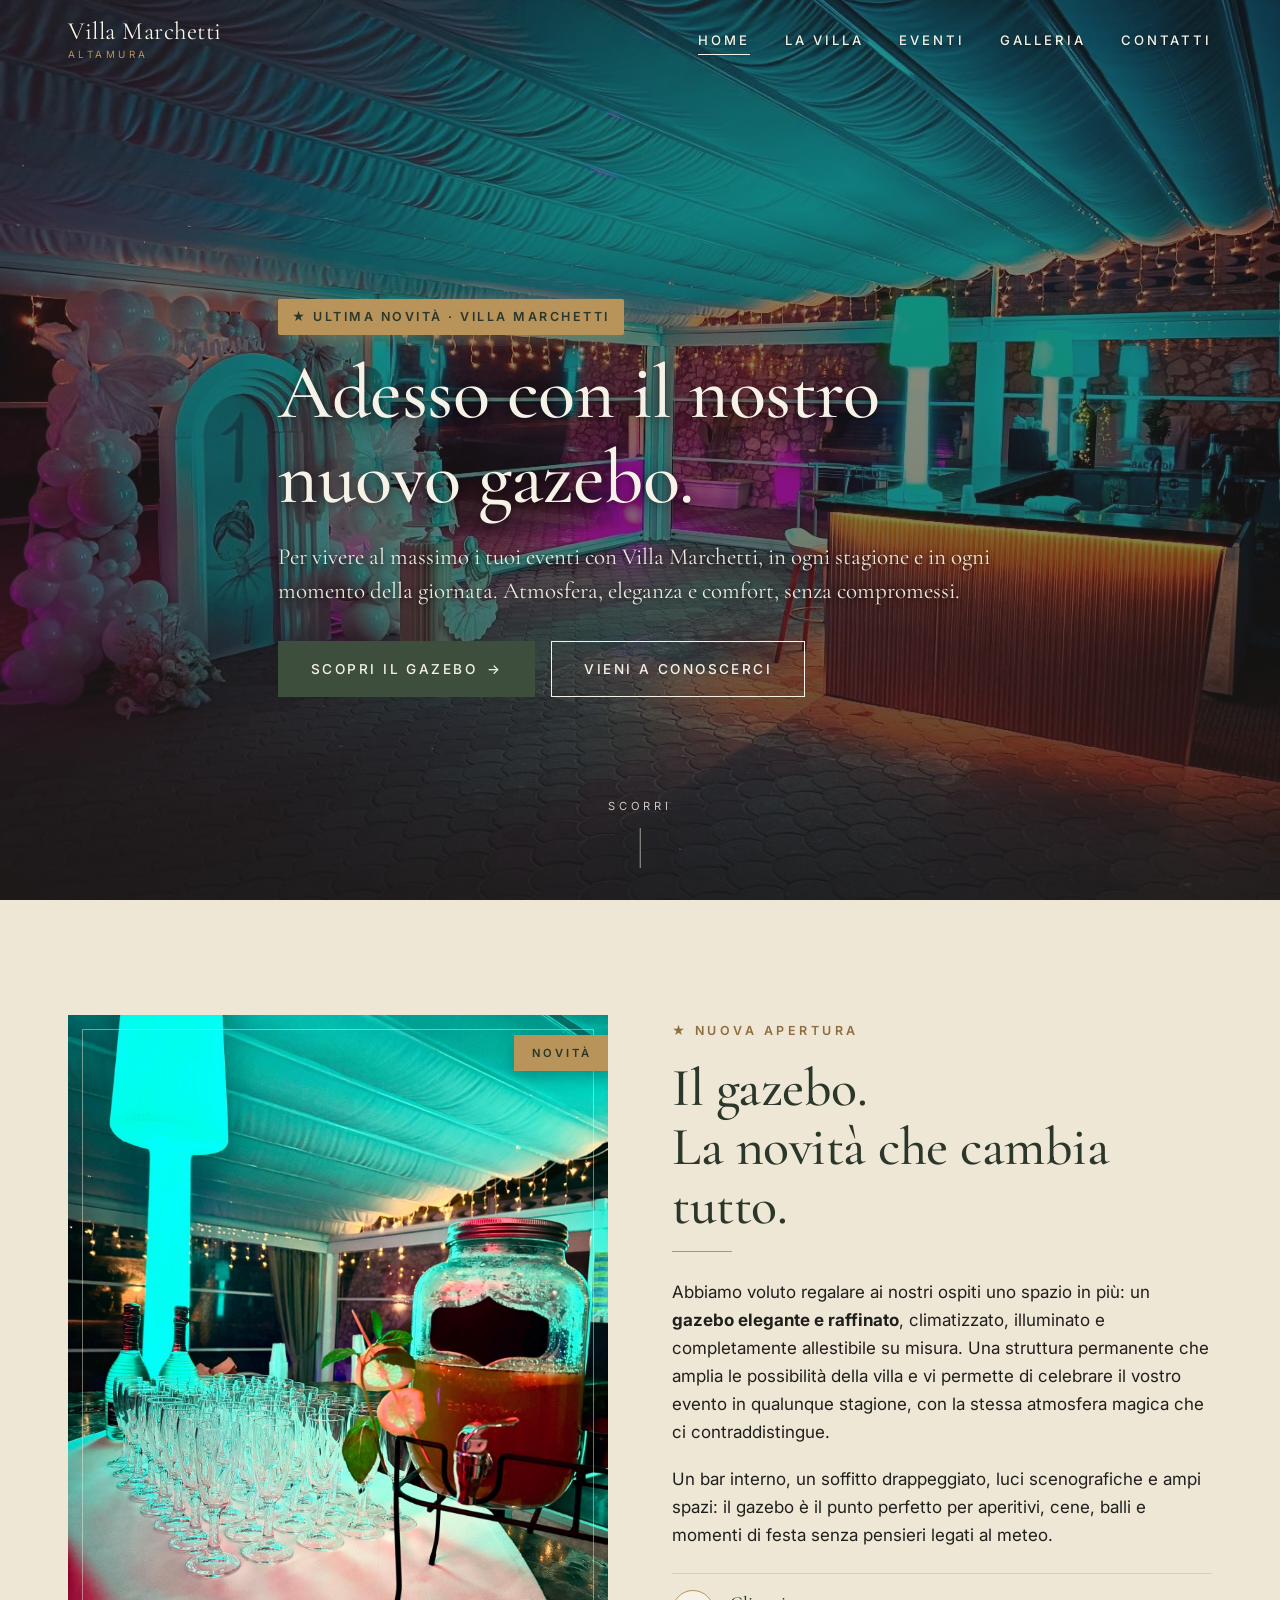
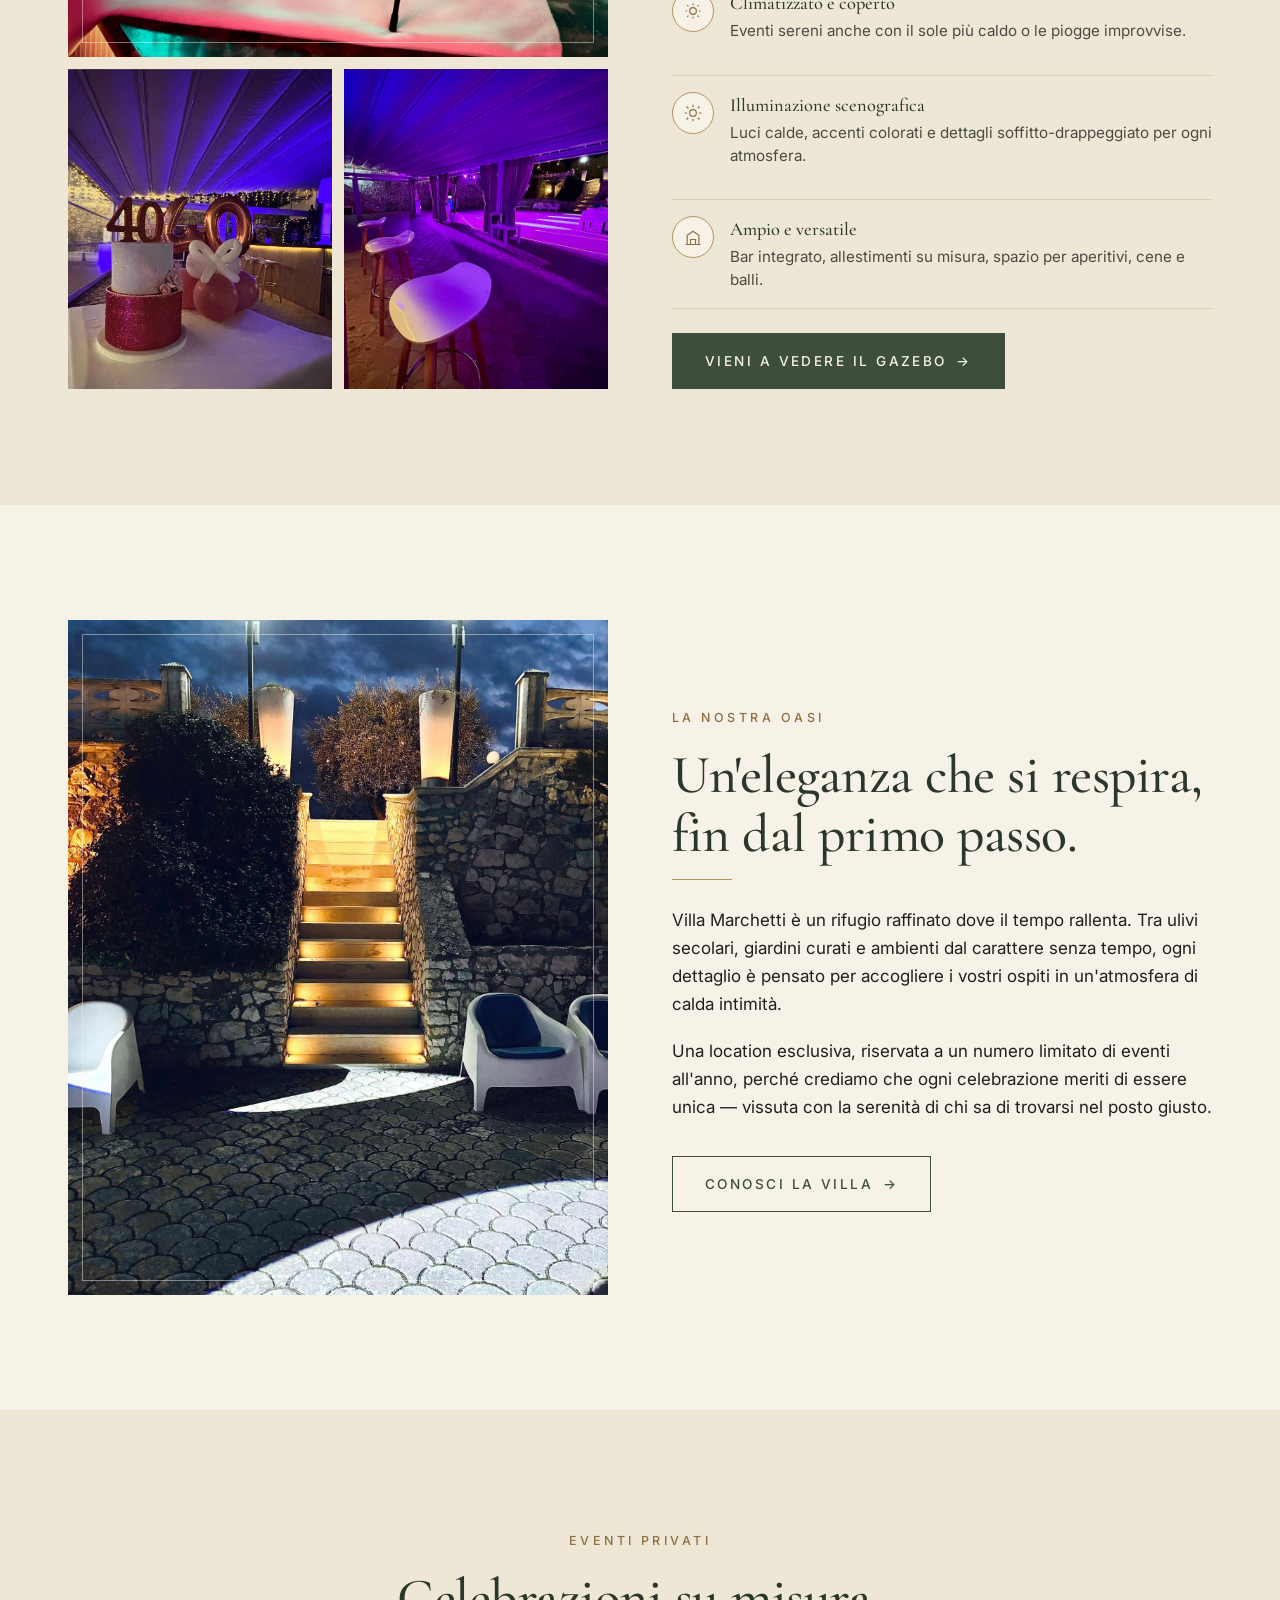
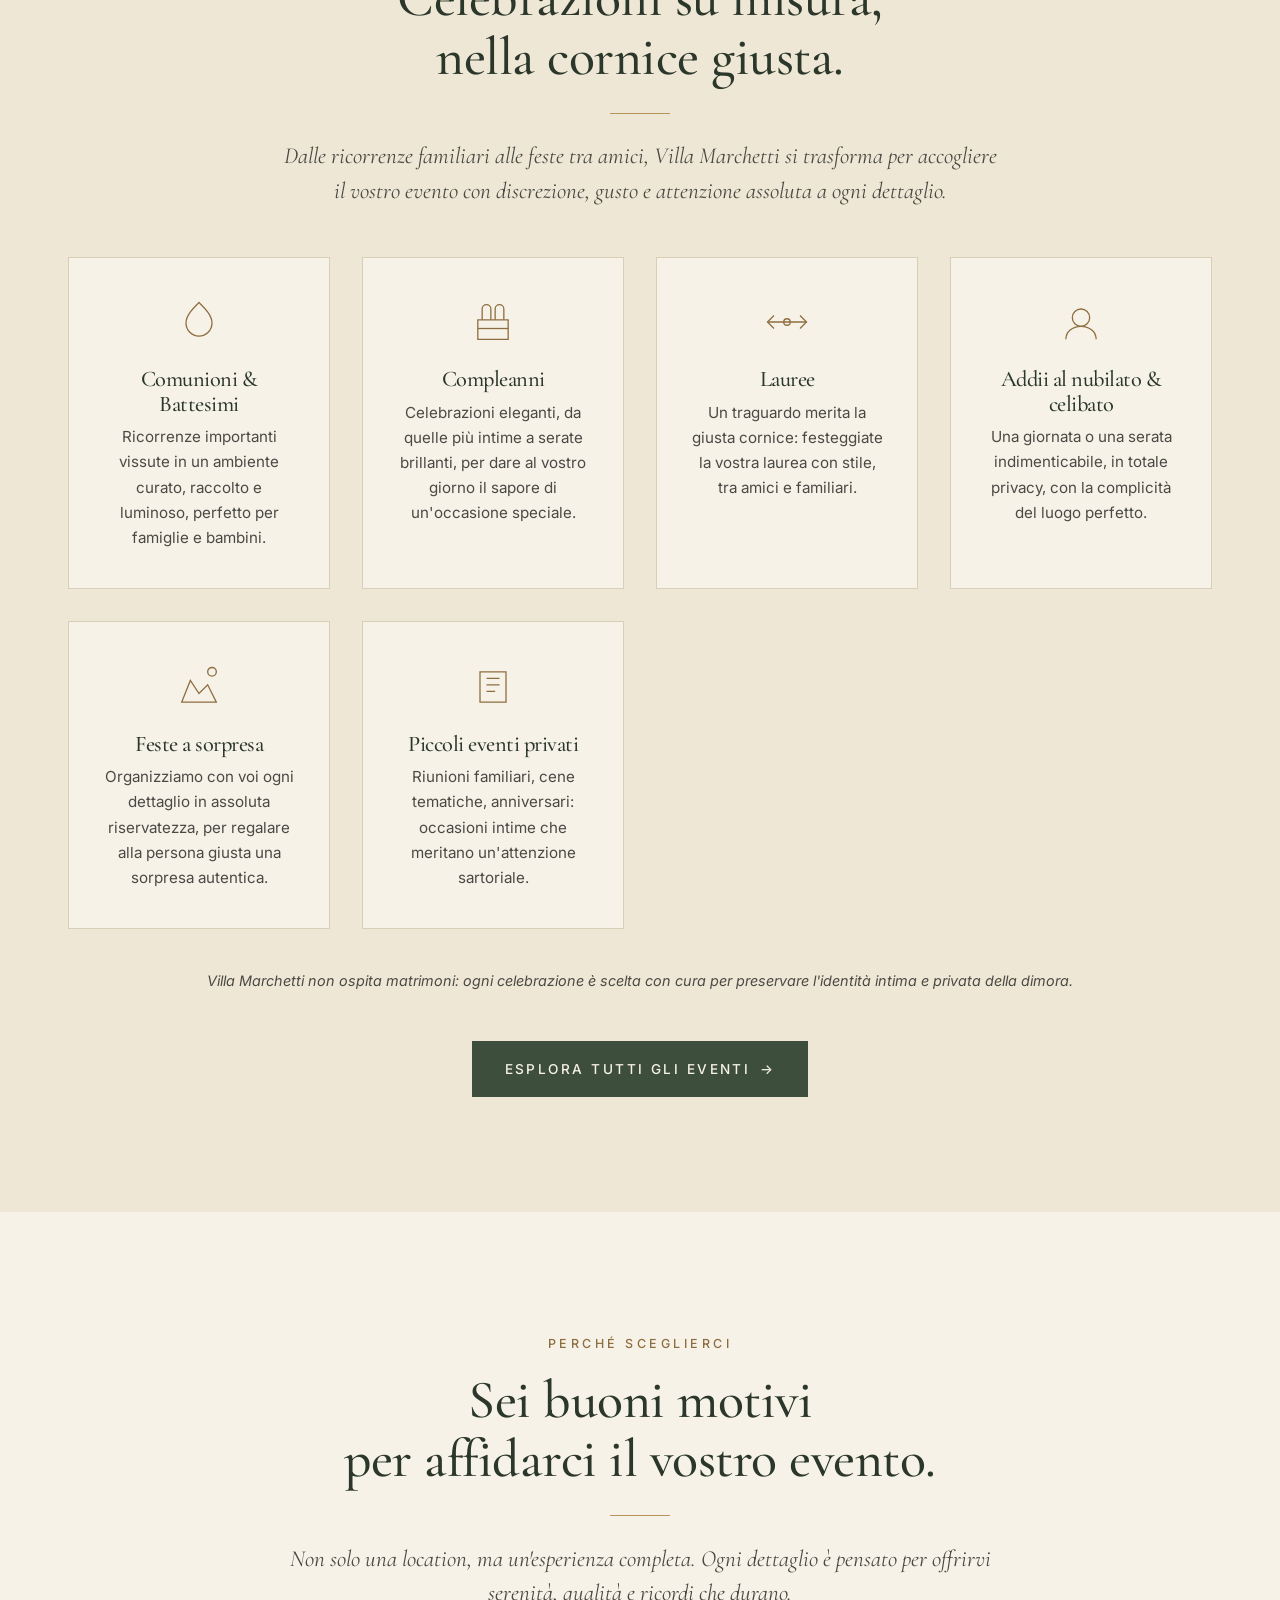
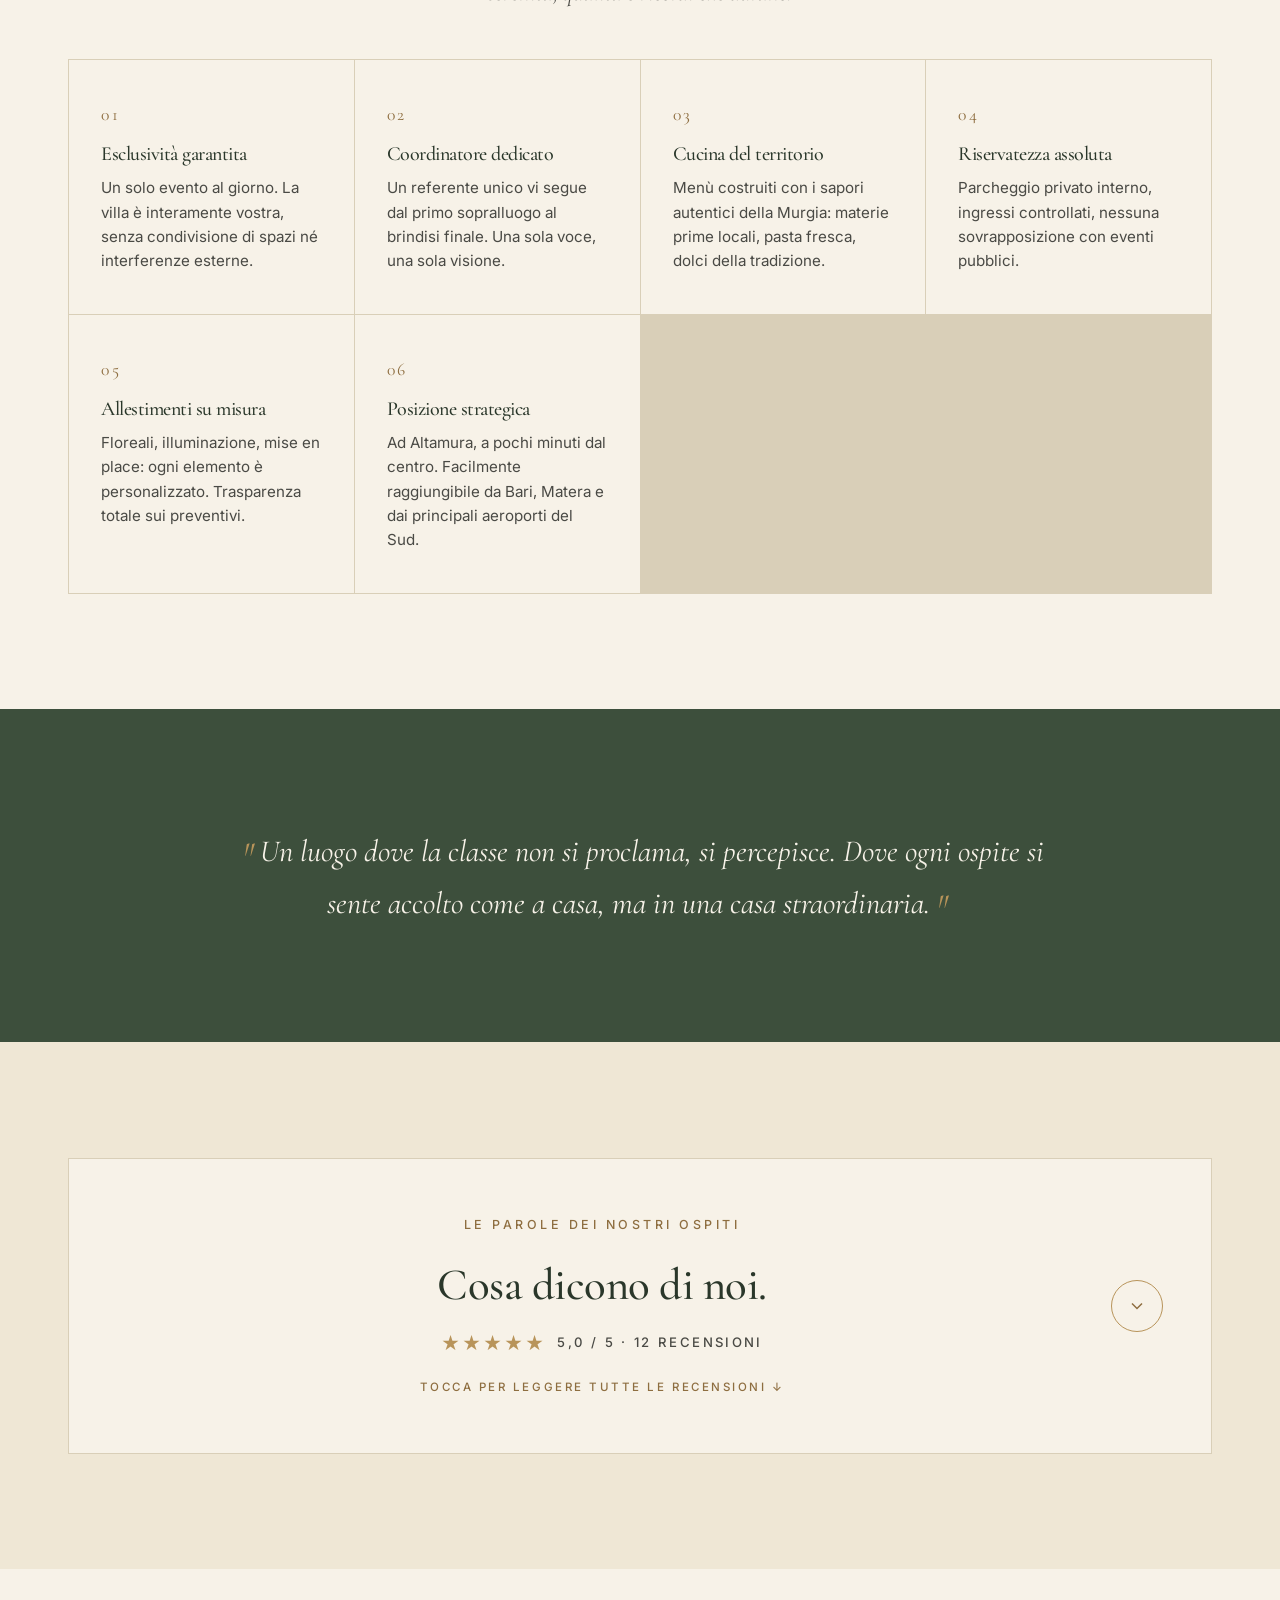
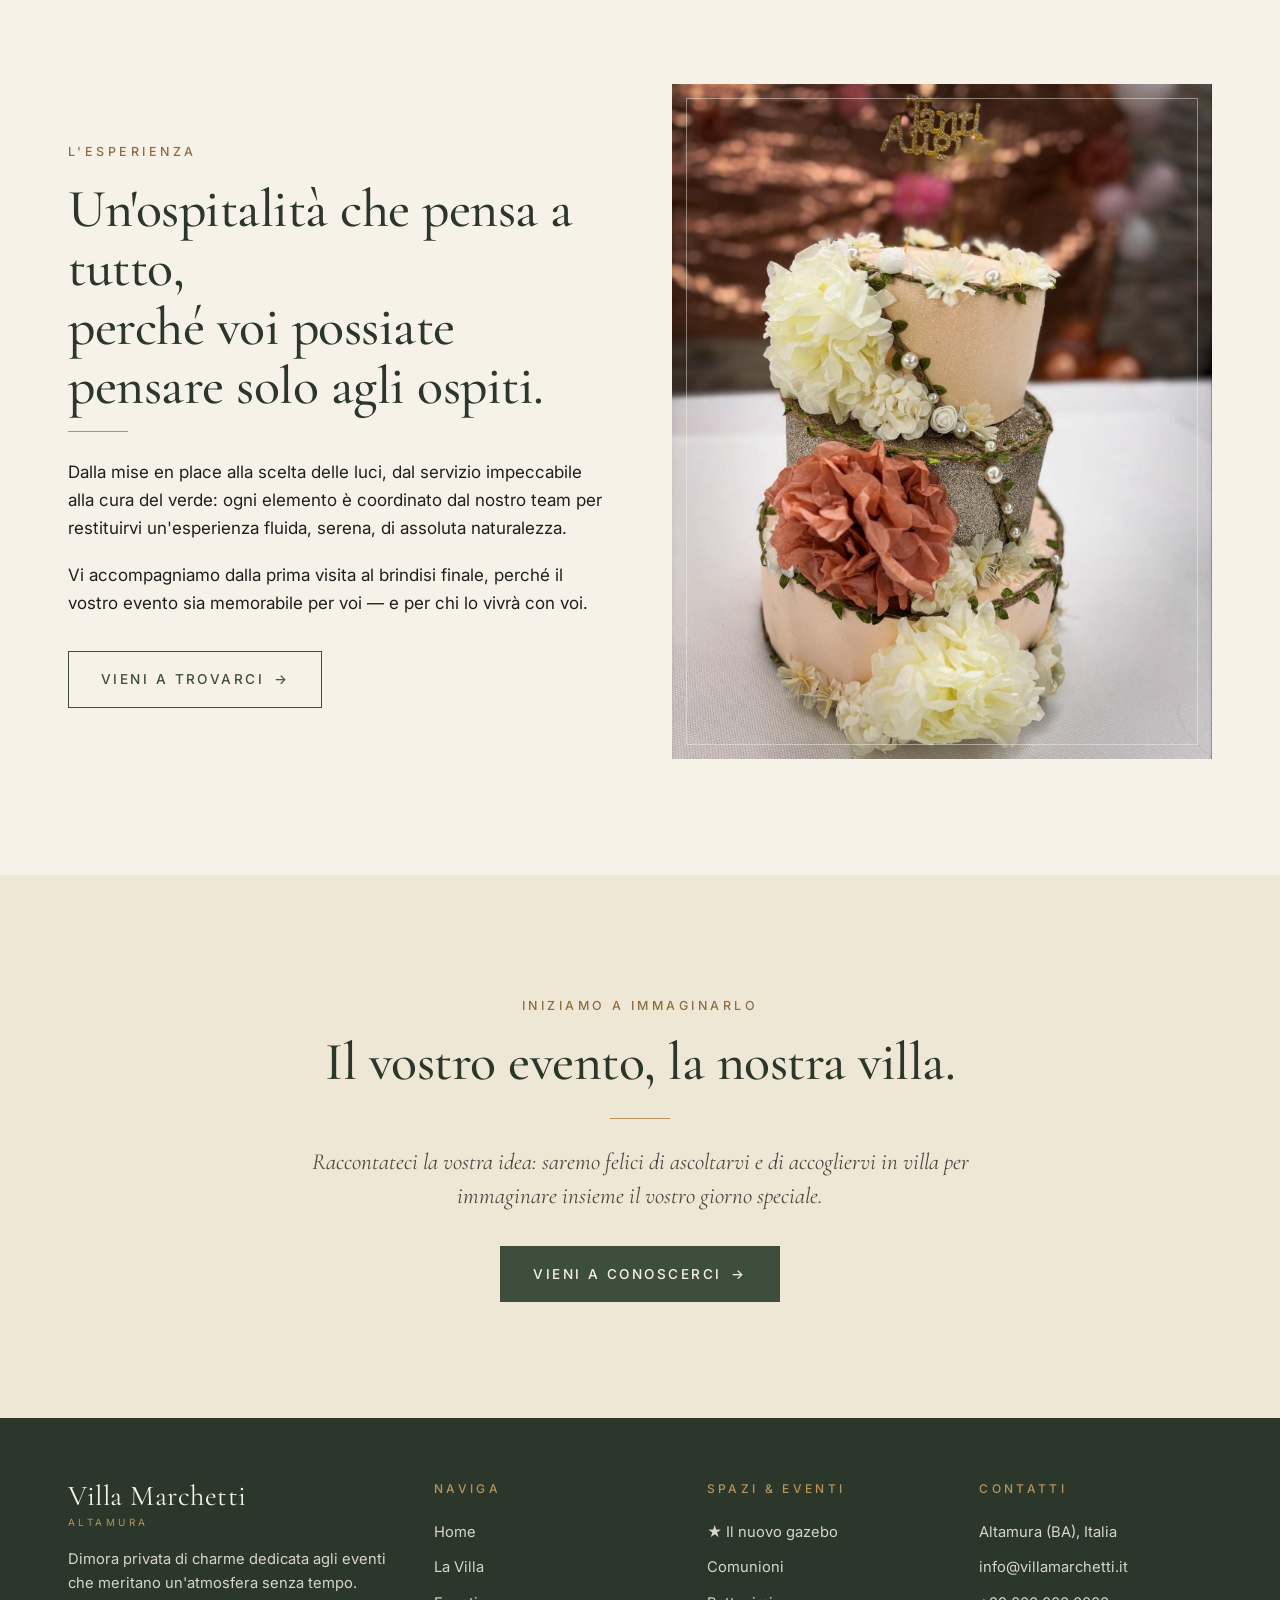
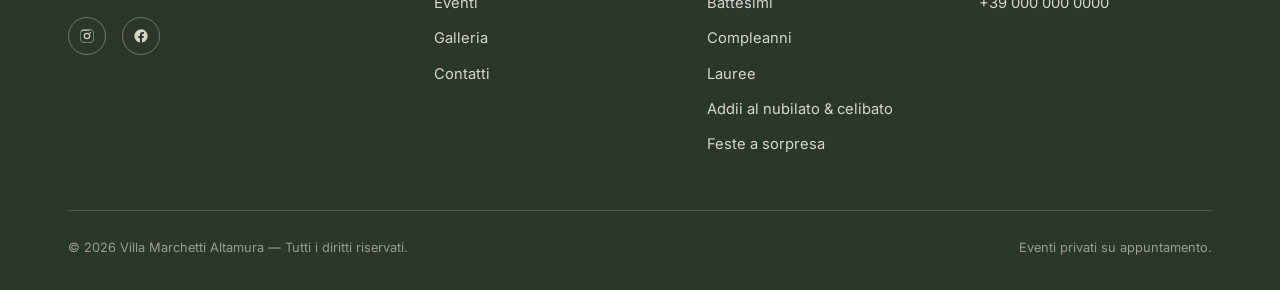
<file: index.html>
<!doctype html>
<html lang="it">
<head>
  <meta charset="utf-8" />
  <meta name="viewport" content="width=device-width,initial-scale=1" />
  <title>Villa Marchetti Altamura — Location esclusiva per eventi privati</title>
  <meta name="description" content="Villa Marchetti ad Altamura: dimora elegante e riservata per comunioni, compleanni, battesimi, lauree, addii al nubilato e celibato. Atmosfera raffinata, ospitalità impeccabile.">
  <meta name="theme-color" content="#3D4F3C">
  <link rel="canonical" href="https://villamarchetti.it/">

  <!-- Open Graph -->
  <meta property="og:type" content="website">
  <meta property="og:locale" content="it_IT">
  <meta property="og:title" content="Villa Marchetti Altamura — Eventi privati di classe">
  <meta property="og:description" content="Una dimora di charme immersa nella quiete: la cornice ideale per celebrare i momenti più importanti.">
  <meta property="og:url" content="https://villamarchetti.it/">
  <meta property="og:image" content="https://villamarchetti.it/assets/img/og.jpg">

  <!-- Fonts -->
  <link rel="preconnect" href="https://fonts.googleapis.com">
  <link rel="preconnect" href="https://fonts.gstatic.com" crossorigin>
  <link href="https://fonts.googleapis.com/css2?family=Cormorant+Garamond:ital,wght@0,400;0,500;0,600;1,400&family=Inter:wght@300;400;500;600&display=swap" rel="stylesheet">

  <link rel="stylesheet" href="/assets/css/style.css">

  <!-- Schema.org -->
  <script type="application/ld+json">
  {
    "@context": "https://schema.org",
    "@type": "EventVenue",
    "name": "Villa Marchetti Altamura",
    "description": "Location esclusiva per eventi privati ad Altamura: comunioni, compleanni, battesimi, lauree e celebrazioni intime.",
    "address": {
      "@type": "PostalAddress",
      "addressLocality": "Altamura",
      "addressRegion": "BA",
      "addressCountry": "IT"
    },
    "url": "https://villamarchetti.it/",
    "sameAs": [
      "https://www.instagram.com/villa_marchetti_altamura/",
      "https://www.facebook.com/profile.php?id=100035421801743"
    ]
  }
  </script>
</head>
<body>

  <!-- ============== HEADER ============== -->
  <header class="site-header">
    <div class="container nav">
      <a href="/" class="brand" aria-label="Villa Marchetti Altamura">
        Villa Marchetti
        <small>Altamura</small>
      </a>
      <button class="nav-toggle" aria-label="Apri menu" aria-expanded="false">
        <span></span><span></span><span></span>
      </button>
      <nav>
        <ul class="nav-list">
          <li><a class="nav-link is-active" href="/">Home</a></li>
          <li><a class="nav-link" href="/la-villa.html">La Villa</a></li>
          <li><a class="nav-link" href="/eventi.html">Eventi</a></li>
          <li><a class="nav-link" href="/galleria.html">Galleria</a></li>
          <li><a class="nav-link" href="/contatti.html">Contatti</a></li>
        </ul>
      </nav>
    </div>
  </header>

  <!-- ============== HERO ============== -->
  <section class="hero">
    <div class="hero__bg" style="background-image:url('/assets/img/gazebo-interno-allestito.jpg');"></div>
    <div class="container hero__content reveal">
      <span class="eyebrow eyebrow--badge">★ Ultima novità · Villa Marchetti</span>
      <h1>Adesso con il nostro<br>nuovo gazebo.</h1>
      <p class="lead">Per vivere al massimo i tuoi eventi con Villa Marchetti, in ogni stagione e in ogni momento della giornata. Atmosfera, eleganza e comfort, senza compromessi.</p>
      <div class="hero__actions">
        <a href="#gazebo" class="btn btn--primary">Scopri il gazebo <span class="arrow">→</span></a>
        <a href="/contatti.html" class="btn btn--ghost-light">Vieni a conoscerci</a>
      </div>
    </div>
    <div class="hero__scroll">Scorri</div>
  </section>

  <!-- ============== NUOVO GAZEBO ============== -->
  <section class="section section--cream gazebo-section" id="gazebo">
    <div class="container">
      <div class="split">
        <div class="gazebo-collage reveal">
          <div class="gazebo-collage__main" style="background-image:url('/assets/img/gazebo-aperitivo.jpg');"></div>
          <div class="gazebo-collage__small" style="background-image:url('/assets/img/gazebo-torta-festa.jpg');"></div>
          <div class="gazebo-collage__small" style="background-image:url('/assets/img/area-piscina-sera.jpg');"></div>
        </div>
        <div class="split__body reveal">
          <span class="eyebrow eyebrow--accent">★ Nuova apertura</span>
          <h2>Il gazebo.<br>La novità che cambia tutto.</h2>
          <div class="divider"></div>
          <p>Abbiamo voluto regalare ai nostri ospiti uno spazio in più: un <strong>gazebo elegante e raffinato</strong>, climatizzato, illuminato e completamente allestibile su misura. Una struttura permanente che amplia le possibilità della villa e vi permette di celebrare il vostro evento in qualunque stagione, con la stessa atmosfera magica che ci contraddistingue.</p>
          <p>Un bar interno, un soffitto drappeggiato, luci scenografiche e ampi spazi: il gazebo è il punto perfetto per aperitivi, cene, balli e momenti di festa senza pensieri legati al meteo.</p>

          <ul class="gazebo-perks">
            <li>
              <span class="gazebo-perks__icon" aria-hidden="true">
                <svg viewBox="0 0 24 24" fill="none" stroke="currentColor" stroke-width="1.4"><path d="M3 12h2M19 12h2M12 3v2M12 19v2M5 5l1.5 1.5M17.5 17.5L19 19M5 19l1.5-1.5M17.5 6.5L19 5"/><circle cx="12" cy="12" r="4"/></svg>
              </span>
              <div>
                <strong>Climatizzato e coperto</strong>
                Eventi sereni anche con il sole più caldo o le piogge improvvise.
              </div>
            </li>
            <li>
              <span class="gazebo-perks__icon" aria-hidden="true">
                <svg viewBox="0 0 24 24" fill="none" stroke="currentColor" stroke-width="1.4"><path d="M12 2v3M4.2 4.2l2.1 2.1M2 12h3M4.2 19.8l2.1-2.1M12 19v3M19.8 19.8l-2.1-2.1M22 12h-3M19.8 4.2l-2.1 2.1"/><circle cx="12" cy="12" r="4"/></svg>
              </span>
              <div>
                <strong>Illuminazione scenografica</strong>
                Luci calde, accenti colorati e dettagli soffitto-drappeggiato per ogni atmosfera.
              </div>
            </li>
            <li>
              <span class="gazebo-perks__icon" aria-hidden="true">
                <svg viewBox="0 0 24 24" fill="none" stroke="currentColor" stroke-width="1.4"><path d="M3 21h18M5 21V10l7-5 7 5v11M9 21v-6h6v6"/></svg>
              </span>
              <div>
                <strong>Ampio e versatile</strong>
                Bar integrato, allestimenti su misura, spazio per aperitivi, cene e balli.
              </div>
            </li>
          </ul>

          <a href="/contatti.html" class="btn btn--primary" style="margin-top:1.5rem;">Vieni a vedere il gazebo <span class="arrow">→</span></a>
        </div>
      </div>
    </div>
  </section>

  <!-- ============== INTRO / CHI SIAMO ============== -->
  <section class="section">
    <div class="container">
      <div class="split">
        <div class="split__media reveal" style="background-image:url('/assets/img/villa-scalinata-sera.jpg');"></div>
        <div class="split__body reveal">
          <span class="eyebrow">La nostra oasi</span>
          <h2>Un'eleganza che si respira, fin dal primo passo.</h2>
          <div class="divider"></div>
          <p>Villa Marchetti è un rifugio raffinato dove il tempo rallenta. Tra ulivi secolari, giardini curati e ambienti dal carattere senza tempo, ogni dettaglio è pensato per accogliere i vostri ospiti in un'atmosfera di calda intimità.</p>
          <p>Una location esclusiva, riservata a un numero limitato di eventi all'anno, perché crediamo che ogni celebrazione meriti di essere unica — vissuta con la serenità di chi sa di trovarsi nel posto giusto.</p>
          <a href="/la-villa.html" class="btn btn--outline" style="margin-top:1rem;">Conosci la villa <span class="arrow">→</span></a>
        </div>
      </div>
    </div>
  </section>

  <!-- ============== EVENTI ============== -->
  <section class="section section--cream">
    <div class="container text-center">
      <span class="eyebrow">Eventi privati</span>
      <h2>Celebrazioni su misura,<br>nella cornice giusta.</h2>
      <div class="divider"></div>
      <p class="lead" style="max-width:720px;margin:0 auto;">Dalle ricorrenze familiari alle feste tra amici, Villa Marchetti si trasforma per accogliere il vostro evento con discrezione, gusto e attenzione assoluta a ogni dettaglio.</p>

      <div class="grid-events">
        <article class="event-card reveal">
          <div class="event-card__icon">
            <svg viewBox="0 0 48 48"><path d="M24 6c-6 6-12 12-12 19a12 12 0 0 0 24 0c0-7-6-13-12-19z"/></svg>
          </div>
          <h3>Comunioni &amp; Battesimi</h3>
          <p>Ricorrenze importanti vissute in un ambiente curato, raccolto e luminoso, perfetto per famiglie e bambini.</p>
        </article>

        <article class="event-card reveal">
          <div class="event-card__icon">
            <svg viewBox="0 0 48 48"><path d="M10 22h28v18H10z"/><path d="M14 22V12a4 4 0 0 1 8 0v10"/><path d="M26 22V12a4 4 0 0 1 8 0v10"/><path d="M10 30h28"/></svg>
          </div>
          <h3>Compleanni</h3>
          <p>Celebrazioni eleganti, da quelle più intime a serate brillanti, per dare al vostro giorno il sapore di un'occasione speciale.</p>
        </article>

        <article class="event-card reveal">
          <div class="event-card__icon">
            <svg viewBox="0 0 48 48"><path d="M6 24h36"/><path d="M12 18l-6 6 6 6"/><path d="M36 18l6 6-6 6"/><circle cx="24" cy="24" r="3"/></svg>
          </div>
          <h3>Lauree</h3>
          <p>Un traguardo merita la giusta cornice: festeggiate la vostra laurea con stile, tra amici e familiari.</p>
        </article>

        <article class="event-card reveal">
          <div class="event-card__icon">
            <svg viewBox="0 0 48 48"><circle cx="24" cy="20" r="8"/><path d="M10 40c0-7 6-12 14-12s14 5 14 12"/></svg>
          </div>
          <h3>Addii al nubilato &amp; celibato</h3>
          <p>Una giornata o una serata indimenticabile, in totale privacy, con la complicità del luogo perfetto.</p>
        </article>

        <article class="event-card reveal">
          <div class="event-card__icon">
            <svg viewBox="0 0 48 48"><path d="M8 38l8-20 8 12 8-8 8 16z"/><circle cx="36" cy="10" r="4"/></svg>
          </div>
          <h3>Feste a sorpresa</h3>
          <p>Organizziamo con voi ogni dettaglio in assoluta riservatezza, per regalare alla persona giusta una sorpresa autentica.</p>
        </article>

        <article class="event-card reveal">
          <div class="event-card__icon">
            <svg viewBox="0 0 48 48"><path d="M12 10h24v28H12z"/><path d="M18 16h12M18 22h12M18 28h8"/></svg>
          </div>
          <h3>Piccoli eventi privati</h3>
          <p>Riunioni familiari, cene tematiche, anniversari: occasioni intime che meritano un'attenzione sartoriale.</p>
        </article>
      </div>

      <p style="margin-top:2.5rem;font-size:.9rem;color:var(--color-ink-soft);font-style:italic;">Villa Marchetti non ospita matrimoni: ogni celebrazione è scelta con cura per preservare l'identità intima e privata della dimora.</p>

      <a href="/eventi.html" class="btn btn--primary" style="margin-top:2rem;">Esplora tutti gli eventi <span class="arrow">→</span></a>
    </div>
  </section>

  <!-- ============== PERCHÉ SCEGLIERCI ============== -->
  <section class="section">
    <div class="container">
      <div class="text-center" style="margin-bottom:1rem;">
        <span class="eyebrow">Perché sceglierci</span>
        <h2>Sei buoni motivi<br>per affidarci il vostro evento.</h2>
        <div class="divider"></div>
        <p class="lead" style="max-width:720px;margin:0 auto;">Non solo una location, ma un'esperienza completa. Ogni dettaglio è pensato per offrirvi serenità, qualità e ricordi che durano.</p>
      </div>

      <div class="benefits reveal">
        <div class="benefit">
          <span class="benefit__num">01</span>
          <h3>Esclusività garantita</h3>
          <p>Un solo evento al giorno. La villa è interamente vostra, senza condivisione di spazi né interferenze esterne.</p>
        </div>
        <div class="benefit">
          <span class="benefit__num">02</span>
          <h3>Coordinatore dedicato</h3>
          <p>Un referente unico vi segue dal primo sopralluogo al brindisi finale. Una sola voce, una sola visione.</p>
        </div>
        <div class="benefit">
          <span class="benefit__num">03</span>
          <h3>Cucina del territorio</h3>
          <p>Menù costruiti con i sapori autentici della Murgia: materie prime locali, pasta fresca, dolci della tradizione.</p>
        </div>
        <div class="benefit">
          <span class="benefit__num">04</span>
          <h3>Riservatezza assoluta</h3>
          <p>Parcheggio privato interno, ingressi controllati, nessuna sovrapposizione con eventi pubblici.</p>
        </div>
        <div class="benefit">
          <span class="benefit__num">05</span>
          <h3>Allestimenti su misura</h3>
          <p>Floreali, illuminazione, mise en place: ogni elemento è personalizzato. Trasparenza totale sui preventivi.</p>
        </div>
        <div class="benefit">
          <span class="benefit__num">06</span>
          <h3>Posizione strategica</h3>
          <p>Ad Altamura, a pochi minuti dal centro. Facilmente raggiungibile da Bari, Matera e dai principali aeroporti del Sud.</p>
        </div>
      </div>
    </div>
  </section>

  <!-- ============== QUOTE ============== -->
  <section class="section section--olive">
    <div class="container">
      <p class="quote reveal">Un luogo dove la classe non si proclama, si percepisce. Dove ogni ospite si sente accolto come a casa, ma in una casa straordinaria.</p>
    </div>
  </section>

  <!-- ============== RECENSIONI ============== -->
  <section class="section section--cream" id="recensioni">
    <div class="container">
      <details class="reviews-toggle">
        <summary class="reviews-toggle__summary">
          <div class="reviews-toggle__heading">
            <span class="eyebrow">Le parole dei nostri ospiti</span>
            <h2>Cosa dicono di noi.</h2>
            <div class="reviews-toggle__rating">
              <span class="reviews-toggle__stars" aria-hidden="true">★★★★★</span>
              <span class="reviews-toggle__count">5,0 / 5 · 12 recensioni</span>
            </div>
            <span class="reviews-toggle__hint">Tocca per leggere tutte le recensioni</span>
          </div>
          <span class="reviews-toggle__chevron" aria-hidden="true">
            <svg viewBox="0 0 24 24" fill="none" stroke="currentColor" stroke-width="1.8"><path d="M6 9l6 6 6-6"/></svg>
          </span>
        </summary>

        <div class="reviews-toggle__content">
          <div class="reviews-toggle__inner">
            <p class="lead reviews-toggle__intro">Famiglie, gruppi di amici, festeggiati di ogni età. Ecco cosa pensano di Villa Marchetti coloro che hanno vissuto qui un momento speciale.</p>

      <div class="reviews-grid">

        <article class="review-card reveal">
          <span class="review-card__stars" aria-label="5 stelle su 5">★★★★★</span>
          <p class="review-card__text">Abbiamo festeggiato la prima comunione di nostro figlio: location splendida, pulizia impeccabile e Luigi è stato di una gentilezza e competenza rare. Si è preso cura di ogni dettaglio facendoci sentire davvero a casa.</p>
          <div class="review-card__meta">
            <span class="review-card__avatar">M</span>
            <div>
              <div class="review-card__name">Maria Lorusso</div>
              <span class="review-card__event">Prima Comunione · Maggio</span>
            </div>
          </div>
        </article>

        <article class="review-card reveal">
          <span class="review-card__stars" aria-label="5 stelle su 5">★★★★★</span>
          <p class="review-card__text">Per il nostro 50° anniversario abbiamo scelto Villa Marchetti e non potevamo fare scelta migliore. Cibo da ristorante stellato, rapporto qualità-prezzo eccezionale. Una serata che resterà nei nostri ricordi.</p>
          <div class="review-card__meta">
            <span class="review-card__avatar">G</span>
            <div>
              <div class="review-card__name">Giuseppe Colonna</div>
              <span class="review-card__event">Anniversario · Settembre</span>
            </div>
          </div>
        </article>

        <article class="review-card reveal">
          <span class="review-card__stars" aria-label="5 stelle su 5">★★★★★</span>
          <p class="review-card__text">Battesimo della nostra piccola in un'atmosfera magica. I collaboratori sono tutti simpaticissimi e attenti, hanno coccolato gli ospiti e in particolare i bambini. Davvero un posto speciale.</p>
          <div class="review-card__meta">
            <span class="review-card__avatar">A</span>
            <div>
              <div class="review-card__name">Antonella Dipalo</div>
              <span class="review-card__event">Battesimo · Aprile</span>
            </div>
          </div>
        </article>

        <article class="review-card reveal">
          <span class="review-card__stars" aria-label="5 stelle su 5">★★★★★</span>
          <p class="review-card__text">Ho organizzato qui il mio addio al nubilato e ne sono rimasta entusiasta. Privacy totale, piscina meravigliosa, cura dei dettagli in ogni angolo. Le mie amiche ne parlano ancora!</p>
          <div class="review-card__meta">
            <span class="review-card__avatar">F</span>
            <div>
              <div class="review-card__name">Francesca Stasi</div>
              <span class="review-card__event">Addio al nubilato · Luglio</span>
            </div>
          </div>
        </article>

        <article class="review-card reveal">
          <span class="review-card__stars" aria-label="5 stelle su 5">★★★★★</span>
          <p class="review-card__text">Festeggiati i 70 anni di mia madre. Luigi è un professionista vero: competente, attento, sempre presente ma mai invadente. La cucina poi è stata la ciliegina sulla torta. Grazie di cuore.</p>
          <div class="review-card__meta">
            <span class="review-card__avatar">V</span>
            <div>
              <div class="review-card__name">Vito Calia</div>
              <span class="review-card__event">Compleanno · Ottobre</span>
            </div>
          </div>
        </article>

        <article class="review-card reveal">
          <span class="review-card__stars" aria-label="5 stelle su 5">★★★★★</span>
          <p class="review-card__text">Festa di laurea organizzata in tempi record e perfetta in ogni minimo dettaglio. Lo staff è di una simpatia disarmante, ti mettono subito a tuo agio. Allestimento elegantissimo e curatissimo.</p>
          <div class="review-card__meta">
            <span class="review-card__avatar">C</span>
            <div>
              <div class="review-card__name">Chiara Loiudice</div>
              <span class="review-card__event">Festa di Laurea · Novembre</span>
            </div>
          </div>
        </article>

        <article class="review-card reveal">
          <span class="review-card__stars" aria-label="5 stelle su 5">★★★★★</span>
          <p class="review-card__text">Tornato a casa pensavo: "ma come fanno a tenere tutto così pulito e ordinato?". Bagni, sale, esterni: tutto impeccabile. E il rapporto qualità-prezzo è davvero ottimo per questo livello di servizio.</p>
          <div class="review-card__meta">
            <span class="review-card__avatar">P</span>
            <div>
              <div class="review-card__name">Pasquale Tafuni</div>
              <span class="review-card__event">Compleanno · Giugno</span>
            </div>
          </div>
        </article>

        <article class="review-card reveal">
          <span class="review-card__stars" aria-label="5 stelle su 5">★★★★★</span>
          <p class="review-card__text">Una festa a sorpresa per mio marito, organizzata in totale segreto grazie alla discrezione di Luigi e del suo team. Quando è entrato non ci credeva. Bravissimi davvero, vi raccomando ad occhi chiusi.</p>
          <div class="review-card__meta">
            <span class="review-card__avatar">R</span>
            <div>
              <div class="review-card__name">Roberta Lopopolo</div>
              <span class="review-card__event">Festa a sorpresa · Marzo</span>
            </div>
          </div>
        </article>

        <article class="review-card reveal">
          <span class="review-card__stars" aria-label="5 stelle su 5">★★★★★</span>
          <p class="review-card__text">Comunione di nostra figlia: il cibo è stato eccellente, dagli antipasti al dolce. La cura dei dettagli si vede ovunque, dalle composizioni floreali ai menù stampati. Esperienza memorabile.</p>
          <div class="review-card__meta">
            <span class="review-card__avatar">M</span>
            <div>
              <div class="review-card__name">Michele Berardi</div>
              <span class="review-card__event">Prima Comunione · Maggio</span>
            </div>
          </div>
        </article>

        <article class="review-card reveal">
          <span class="review-card__stars" aria-label="5 stelle su 5">★★★★★</span>
          <p class="review-card__text">Compleanno con tanti bambini: tra animazione, giardino sicuro e la gentilezza infinita dei collaboratori, è stata una giornata serena per noi genitori e divertentissima per i piccoli. Top!</p>
          <div class="review-card__meta">
            <span class="review-card__avatar">S</span>
            <div>
              <div class="review-card__name">Silvia Cornacchia</div>
              <span class="review-card__event">Compleanno · Giugno</span>
            </div>
          </div>
        </article>

        <article class="review-card reveal">
          <span class="review-card__stars" aria-label="5 stelle su 5">★★★★★</span>
          <p class="review-card__text">40° di matrimonio festeggiato in famiglia. Rapporto qualità-prezzo straordinario: per quello che offrono — location, servizio, menù, allestimenti — vale ogni euro speso. Consigliatissimo.</p>
          <div class="review-card__meta">
            <span class="review-card__avatar">D</span>
            <div>
              <div class="review-card__name">Domenico Lattarulo</div>
              <span class="review-card__event">Anniversario · Febbraio</span>
            </div>
          </div>
        </article>

        <article class="review-card reveal">
          <span class="review-card__stars" aria-label="5 stelle su 5">★★★★★</span>
          <p class="review-card__text">Addio al celibato di mio fratello: Luigi ha costruito con noi un'esperienza completamente personalizzata, ascoltando ogni richiesta. Persona seria, garbata, di grande esperienza. Bravissimo.</p>
          <div class="review-card__meta">
            <span class="review-card__avatar">A</span>
            <div>
              <div class="review-card__name">Alessandra Petruzzelli</div>
              <span class="review-card__event">Addio al celibato · Agosto</span>
            </div>
          </div>
        </article>

      </div>

      <div class="reviews-summary reveal">
        <div>
          <div class="reviews-summary__score">5,0<small>/5</small></div>
        </div>
        <div>
          <div class="reviews-summary__stars">★★★★★</div>
          <div class="reviews-summary__label">Basato sulle recensioni dei nostri ospiti</div>
        </div>
      </div>
          </div>
        </div>
      </details>
    </div>
  </section>

  <!-- ============== SPLIT — ATMOSFERA ============== -->
  <section class="section">
    <div class="container">
      <div class="split split--reverse">
        <div class="split__media reveal" style="background-image:url('/assets/img/torta-elegante.jpg');"></div>
        <div class="split__body reveal">
          <span class="eyebrow">L'esperienza</span>
          <h2>Un'ospitalità che pensa a tutto,<br>perché voi possiate pensare solo agli ospiti.</h2>
          <div class="divider"></div>
          <p>Dalla mise en place alla scelta delle luci, dal servizio impeccabile alla cura del verde: ogni elemento è coordinato dal nostro team per restituirvi un'esperienza fluida, serena, di assoluta naturalezza.</p>
          <p>Vi accompagniamo dalla prima visita al brindisi finale, perché il vostro evento sia memorabile per voi — e per chi lo vivrà con voi.</p>
          <a href="/contatti.html" class="btn btn--outline" style="margin-top:1rem;">Vieni a trovarci <span class="arrow">→</span></a>
        </div>
      </div>
    </div>
  </section>

  <!-- ============== CTA FINALE ============== -->
  <section class="section section--cream text-center">
    <div class="container">
      <span class="eyebrow">Iniziamo a immaginarlo</span>
      <h2>Il vostro evento, la nostra villa.</h2>
      <div class="divider"></div>
      <p class="lead" style="max-width:680px;margin:0 auto 2rem;">Raccontateci la vostra idea: saremo felici di ascoltarvi e di accogliervi in villa per immaginare insieme il vostro giorno speciale.</p>
      <a href="/contatti.html" class="btn btn--primary">Vieni a conoscerci <span class="arrow">→</span></a>
    </div>
  </section>

  <!-- ============== FOOTER ============== -->
  <footer class="site-footer">
    <div class="container">
      <div class="footer-grid">
        <div>
          <a href="/" class="brand">Villa Marchetti<small>Altamura</small></a>
          <p style="margin-top:1.2rem;max-width:320px;">Dimora privata di charme dedicata agli eventi che meritano un'atmosfera senza tempo.</p>
          <ul class="socials" aria-label="Profili social">
            <li><a href="https://www.instagram.com/villa_marchetti_altamura/" target="_blank" rel="noopener" aria-label="Instagram">
              <svg viewBox="0 0 24 24"><path d="M12 2.2c3.2 0 3.6 0 4.85.07 1.17.05 1.8.25 2.23.42.56.22.96.48 1.38.9.42.42.68.82.9 1.38.17.42.37 1.06.42 2.23.06 1.25.07 1.63.07 4.8s0 3.55-.07 4.8c-.05 1.17-.25 1.8-.42 2.23-.22.56-.48.96-.9 1.38-.42.42-.82.68-1.38.9-.42.17-1.06.37-2.23.42-1.25.06-1.63.07-4.85.07s-3.6 0-4.85-.07c-1.17-.05-1.8-.25-2.23-.42a3.7 3.7 0 0 1-1.38-.9 3.7 3.7 0 0 1-.9-1.38c-.17-.42-.37-1.06-.42-2.23C2.21 15.55 2.2 15.17 2.2 12s0-3.55.07-4.8c.05-1.17.25-1.8.42-2.23.22-.56.48-.96.9-1.38.42-.42.82-.68 1.38-.9.42-.17 1.06-.37 2.23-.42C8.45 2.21 8.83 2.2 12 2.2zm0 1.8c-3.15 0-3.5 0-4.74.07-1.04.05-1.6.22-1.98.36-.5.2-.86.43-1.24.81a3.3 3.3 0 0 0-.81 1.24c-.14.38-.31.94-.36 1.98C2.8 8.5 2.8 8.85 2.8 12s0 3.5.07 4.74c.05 1.04.22 1.6.36 1.98.2.5.43.86.81 1.24.38.38.74.61 1.24.81.38.14.94.31 1.98.36C8.5 21.2 8.85 21.2 12 21.2s3.5 0 4.74-.07c1.04-.05 1.6-.22 1.98-.36.5-.2.86-.43 1.24-.81.38-.38.61-.74.81-1.24.14-.38.31-.94.36-1.98.07-1.24.07-1.59.07-4.74s0-3.5-.07-4.74c-.05-1.04-.22-1.6-.36-1.98a3.3 3.3 0 0 0-.81-1.24 3.3 3.3 0 0 0-1.24-.81c-.38-.14-.94-.31-1.98-.36C15.5 4 15.15 4 12 4zm0 3.07a4.93 4.93 0 1 1 0 9.86 4.93 4.93 0 0 1 0-9.86zm0 1.8a3.13 3.13 0 1 0 0 6.26 3.13 3.13 0 0 0 0-6.26zm5.1-3.05a1.15 1.15 0 1 1 0 2.3 1.15 1.15 0 0 1 0-2.3z"/></svg>
            </a></li>
            <li><a href="https://www.facebook.com/profile.php?id=100035421801743" target="_blank" rel="noopener" aria-label="Facebook">
              <svg viewBox="0 0 24 24"><path d="M22 12a10 10 0 1 0-11.56 9.88v-6.99H7.9V12h2.54V9.8c0-2.5 1.5-3.9 3.78-3.9 1.1 0 2.24.2 2.24.2v2.46h-1.26c-1.24 0-1.63.77-1.63 1.56V12h2.78l-.44 2.89h-2.34v6.99A10 10 0 0 0 22 12z"/></svg>
            </a></li>
          </ul>
        </div>
        <div>
          <h4>Naviga</h4>
          <ul>
            <li><a href="/">Home</a></li>
            <li><a href="/la-villa.html">La Villa</a></li>
            <li><a href="/eventi.html">Eventi</a></li>
            <li><a href="/galleria.html">Galleria</a></li>
            <li><a href="/contatti.html">Contatti</a></li>
          </ul>
        </div>
        <div>
          <h4>Spazi &amp; eventi</h4>
          <ul>
            <li><a href="#gazebo">★ Il nuovo gazebo</a></li>
            <li>Comunioni</li>
            <li>Battesimi</li>
            <li>Compleanni</li>
            <li>Lauree</li>
            <li>Addii al nubilato &amp; celibato</li>
            <li>Feste a sorpresa</li>
          </ul>
        </div>
        <div>
          <h4>Contatti</h4>
          <ul>
            <li>Altamura (BA), Italia</li>
            <li><a href="mailto:info@villamarchetti.it">info@villamarchetti.it</a></li>
            <li><a href="tel:+390000000000">+39 000 000 0000</a></li>
          </ul>
        </div>
      </div>
      <div class="footer-bottom">
        <span>© <span id="year"></span> Villa Marchetti Altamura — Tutti i diritti riservati.</span>
        <span>Eventi privati su appuntamento.</span>
      </div>
    </div>
  </footer>

  <script src="/assets/js/main.js" defer></script>
</body>
</html>
</file>
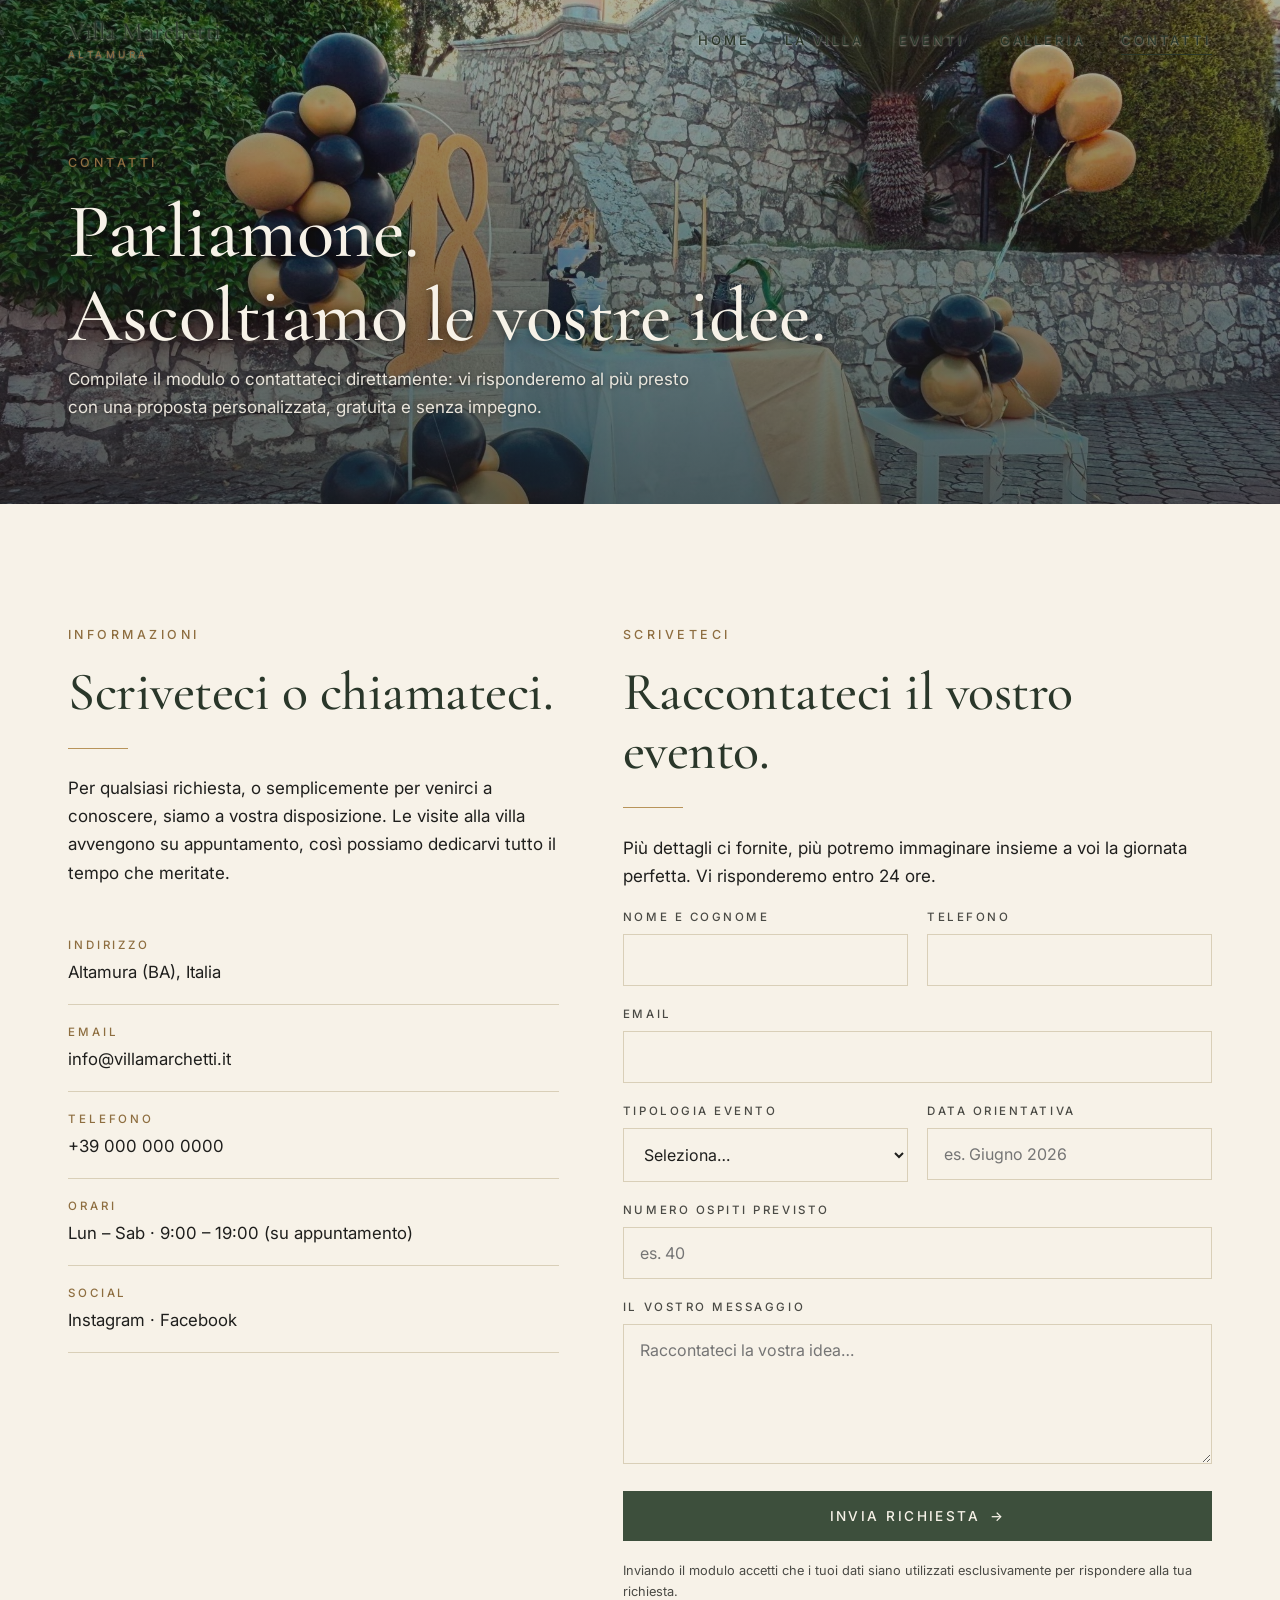
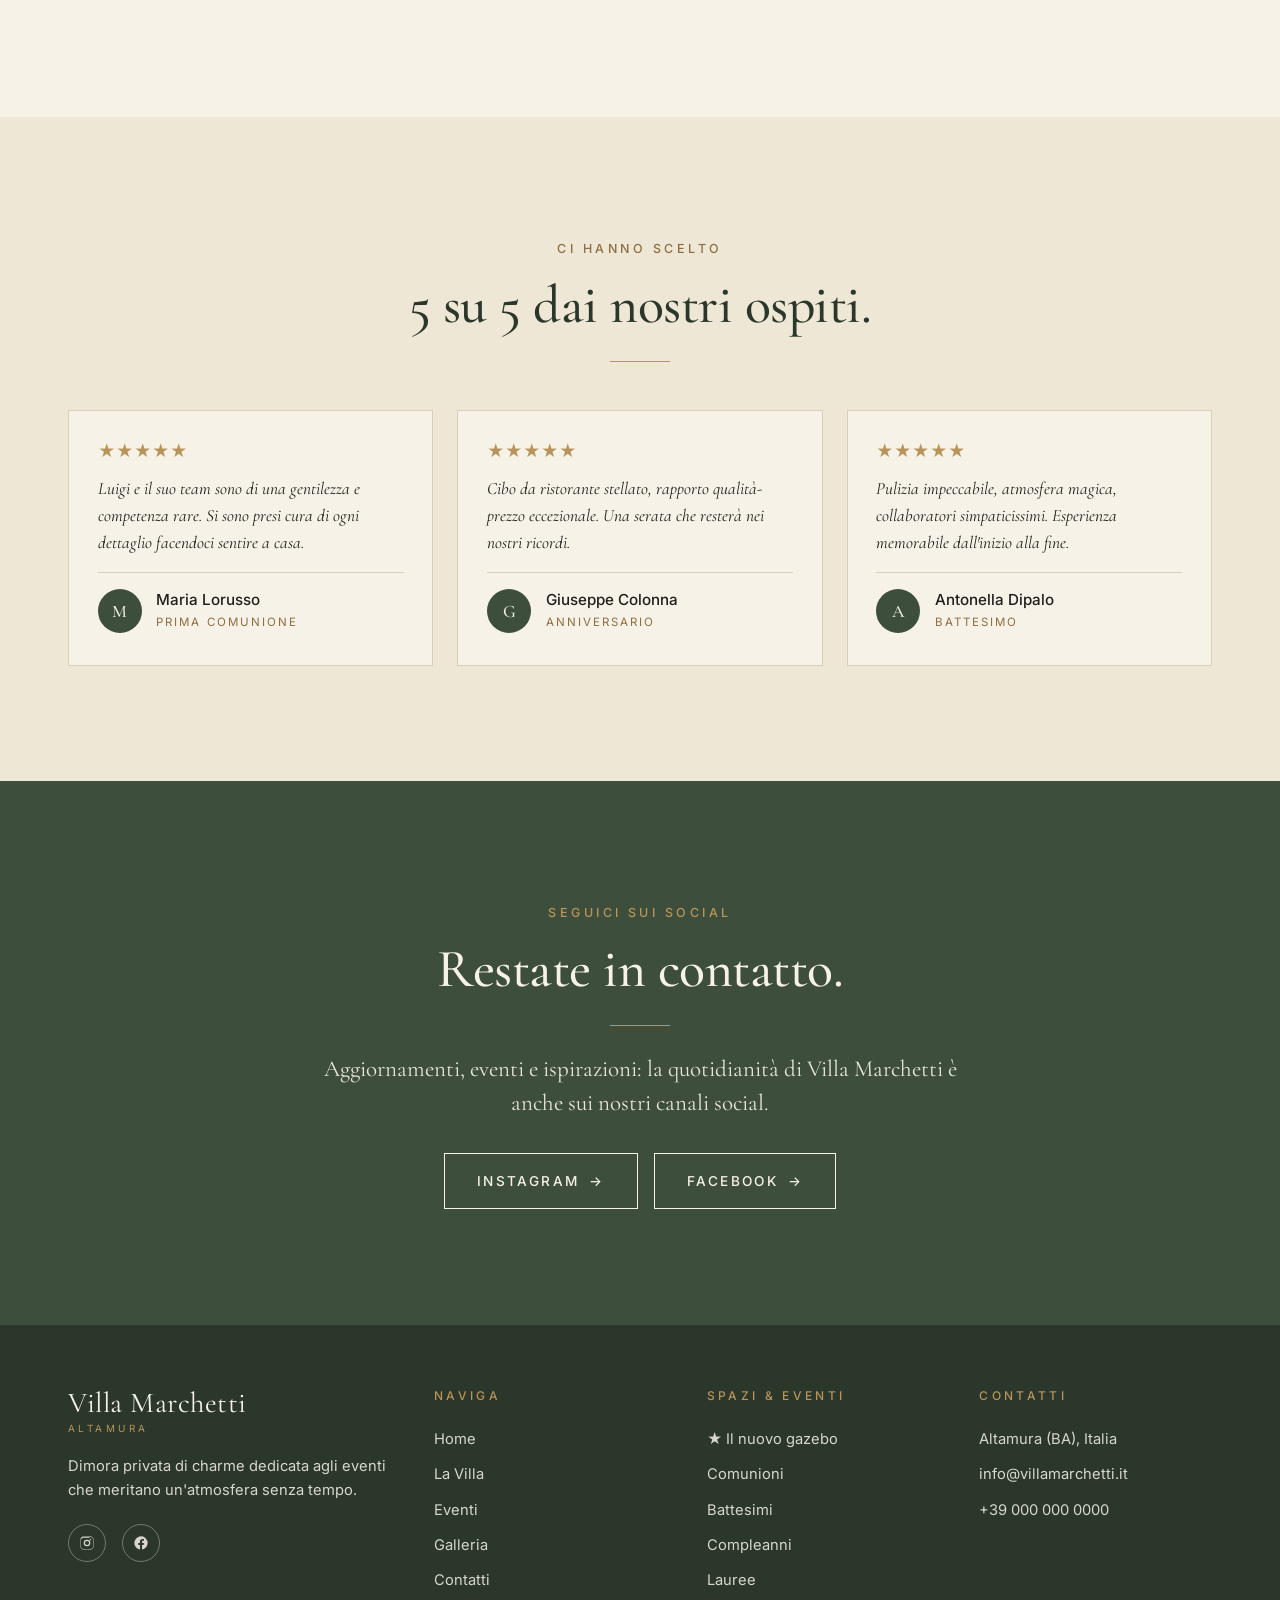
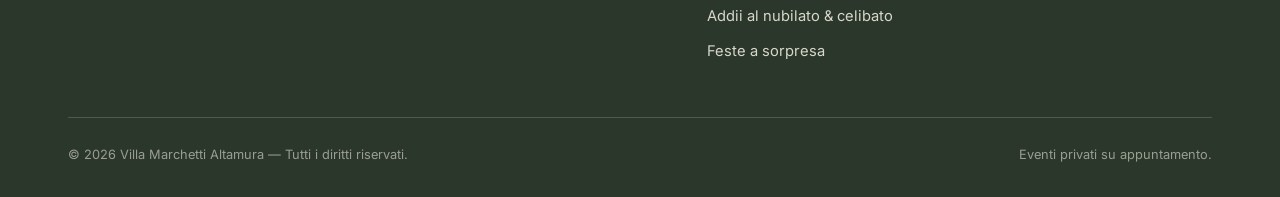
<file: contatti.html>
<!doctype html>
<html lang="it">
<head>
  <meta charset="utf-8" />
  <meta name="viewport" content="width=device-width,initial-scale=1" />
  <title>Contatti — Villa Marchetti Altamura</title>
  <meta name="description" content="Vieni a conoscere Villa Marchetti, location esclusiva per eventi privati ad Altamura: comunioni, compleanni, battesimi, lauree e altro. Scriveteci o venite a trovarci.">
  <meta name="theme-color" content="#3D4F3C">
  <link rel="canonical" href="https://villamarchetti.it/contatti.html">
  <link rel="preconnect" href="https://fonts.googleapis.com">
  <link rel="preconnect" href="https://fonts.gstatic.com" crossorigin>
  <link href="https://fonts.googleapis.com/css2?family=Cormorant+Garamond:ital,wght@0,400;0,500;0,600;1,400&family=Inter:wght@300;400;500;600&display=swap" rel="stylesheet">
  <link rel="stylesheet" href="/assets/css/style.css">
</head>
<body>

  <header class="site-header is-light">
    <div class="container nav">
      <a href="/" class="brand">Villa Marchetti<small>Altamura</small></a>
      <button class="nav-toggle" aria-label="Apri menu" aria-expanded="false">
        <span></span><span></span><span></span>
      </button>
      <nav>
        <ul class="nav-list">
          <li><a class="nav-link" href="/">Home</a></li>
          <li><a class="nav-link" href="/la-villa.html">La Villa</a></li>
          <li><a class="nav-link" href="/eventi.html">Eventi</a></li>
          <li><a class="nav-link" href="/galleria.html">Galleria</a></li>
          <li><a class="nav-link is-active" href="/contatti.html">Contatti</a></li>
        </ul>
      </nav>
    </div>
  </header>

  <!-- SUBHERO -->
  <section class="subhero">
    <div class="subhero__bg" style="background-image:url('/assets/img/hero-villa-tramonto.jpg');"></div>
    <div class="container subhero__content reveal">
      <span class="eyebrow">Contatti</span>
      <h1>Parliamone.<br>Ascoltiamo le vostre idee.</h1>
      <p>Compilate il modulo o contattateci direttamente: vi risponderemo al più presto con una proposta personalizzata, gratuita e senza impegno.</p>
    </div>
  </section>

  <!-- CONTACT -->
  <section class="section">
    <div class="container">
      <div class="contact-grid">

        <!-- Info -->
        <div class="reveal">
          <span class="eyebrow">Informazioni</span>
          <h2>Scriveteci o chiamateci.</h2>
          <div class="divider"></div>
          <p>Per qualsiasi richiesta, o semplicemente per venirci a conoscere, siamo a vostra disposizione. Le visite alla villa avvengono su appuntamento, così possiamo dedicarvi tutto il tempo che meritate.</p>

          <ul class="info-list">
            <li>
              <strong>Indirizzo</strong>
              <span>Altamura (BA), Italia</span>
            </li>
            <li>
              <strong>Email</strong>
              <a href="mailto:info@villamarchetti.it">info@villamarchetti.it</a>
            </li>
            <li>
              <strong>Telefono</strong>
              <a href="tel:+390000000000">+39 000 000 0000</a>
            </li>
            <li>
              <strong>Orari</strong>
              <span>Lun – Sab · 9:00 – 19:00 (su appuntamento)</span>
            </li>
            <li>
              <strong>Social</strong>
              <span>
                <a href="https://www.instagram.com/villa_marchetti_altamura/" target="_blank" rel="noopener">Instagram</a> ·
                <a href="https://www.facebook.com/profile.php?id=100035421801743" target="_blank" rel="noopener">Facebook</a>
              </span>
            </li>
          </ul>
        </div>

        <!-- Form -->
        <div class="reveal">
          <span class="eyebrow">Scriveteci</span>
          <h2>Raccontateci il vostro evento.</h2>
          <div class="divider"></div>
          <p>Più dettagli ci fornite, più potremo immaginare insieme a voi la giornata perfetta. Vi risponderemo entro 24 ore.</p>

          <form id="contact-form" class="form" autocomplete="on" novalidate>
            <div class="form__row">
              <div>
                <label for="nome">Nome e cognome</label>
                <input type="text" id="nome" name="nome" required>
              </div>
              <div>
                <label for="telefono">Telefono</label>
                <input type="tel" id="telefono" name="telefono">
              </div>
            </div>

            <div>
              <label for="email">Email</label>
              <input type="email" id="email" name="email" required>
            </div>

            <div class="form__row">
              <div>
                <label for="evento">Tipologia evento</label>
                <select id="evento" name="evento" required>
                  <option value="">Seleziona…</option>
                  <option>Prima comunione</option>
                  <option>Battesimo</option>
                  <option>Compleanno</option>
                  <option>Festa di laurea</option>
                  <option>Addio al nubilato</option>
                  <option>Addio al celibato</option>
                  <option>Festa a sorpresa</option>
                  <option>Altro evento privato</option>
                </select>
              </div>
              <div>
                <label for="data">Data orientativa</label>
                <input type="text" id="data" name="data" placeholder="es. Giugno 2026">
              </div>
            </div>

            <div>
              <label for="ospiti">Numero ospiti previsto</label>
              <input type="text" id="ospiti" name="ospiti" placeholder="es. 40">
            </div>

            <div>
              <label for="messaggio">Il vostro messaggio</label>
              <textarea id="messaggio" name="messaggio" placeholder="Raccontateci la vostra idea…"></textarea>
            </div>

            <button type="submit" class="btn btn--primary">Invia richiesta <span class="arrow">→</span></button>
            <p style="font-size:.8rem;color:var(--color-ink-soft);margin:0;">Inviando il modulo accetti che i tuoi dati siano utilizzati esclusivamente per rispondere alla tua richiesta.</p>
          </form>
        </div>
      </div>
    </div>
  </section>

  <!-- MINI RECENSIONI -->
  <section class="section section--cream">
    <div class="container">
      <div class="text-center">
        <span class="eyebrow">Ci hanno scelto</span>
        <h2>5 su 5 dai nostri ospiti.</h2>
        <div class="divider"></div>
      </div>
      <div class="reviews-grid">
        <article class="review-card reveal">
          <span class="review-card__stars" aria-label="5 stelle su 5">★★★★★</span>
          <p class="review-card__text">Luigi e il suo team sono di una gentilezza e competenza rare. Si sono presi cura di ogni dettaglio facendoci sentire a casa.</p>
          <div class="review-card__meta">
            <span class="review-card__avatar">M</span>
            <div>
              <div class="review-card__name">Maria Lorusso</div>
              <span class="review-card__event">Prima Comunione</span>
            </div>
          </div>
        </article>
        <article class="review-card reveal">
          <span class="review-card__stars" aria-label="5 stelle su 5">★★★★★</span>
          <p class="review-card__text">Cibo da ristorante stellato, rapporto qualità-prezzo eccezionale. Una serata che resterà nei nostri ricordi.</p>
          <div class="review-card__meta">
            <span class="review-card__avatar">G</span>
            <div>
              <div class="review-card__name">Giuseppe Colonna</div>
              <span class="review-card__event">Anniversario</span>
            </div>
          </div>
        </article>
        <article class="review-card reveal">
          <span class="review-card__stars" aria-label="5 stelle su 5">★★★★★</span>
          <p class="review-card__text">Pulizia impeccabile, atmosfera magica, collaboratori simpaticissimi. Esperienza memorabile dall'inizio alla fine.</p>
          <div class="review-card__meta">
            <span class="review-card__avatar">A</span>
            <div>
              <div class="review-card__name">Antonella Dipalo</div>
              <span class="review-card__event">Battesimo</span>
            </div>
          </div>
        </article>
      </div>
    </div>
  </section>

  <!-- CTA SOCIAL -->
  <section class="section section--olive text-center">
    <div class="container">
      <span class="eyebrow">Seguici sui social</span>
      <h2>Restate in contatto.</h2>
      <div class="divider"></div>
      <p class="lead" style="max-width:680px;margin:0 auto 2rem;color:rgba(247,242,232,.92);font-style:normal;">Aggiornamenti, eventi e ispirazioni: la quotidianità di Villa Marchetti è anche sui nostri canali social.</p>
      <div style="display:flex;gap:1rem;justify-content:center;flex-wrap:wrap;">
        <a href="https://www.instagram.com/villa_marchetti_altamura/" target="_blank" rel="noopener" class="btn btn--ghost-light">Instagram <span class="arrow">→</span></a>
        <a href="https://www.facebook.com/profile.php?id=100035421801743" target="_blank" rel="noopener" class="btn btn--ghost-light">Facebook <span class="arrow">→</span></a>
      </div>
    </div>
  </section>

  <!-- FOOTER -->
  <footer class="site-footer">
    <div class="container">
      <div class="footer-grid">
        <div>
          <a href="/" class="brand">Villa Marchetti<small>Altamura</small></a>
          <p style="margin-top:1.2rem;max-width:320px;">Dimora privata di charme dedicata agli eventi che meritano un'atmosfera senza tempo.</p>
          <ul class="socials" aria-label="Profili social">
            <li><a href="https://www.instagram.com/villa_marchetti_altamura/" target="_blank" rel="noopener" aria-label="Instagram"><svg viewBox="0 0 24 24"><path d="M12 2.2c3.2 0 3.6 0 4.85.07 1.17.05 1.8.25 2.23.42.56.22.96.48 1.38.9.42.42.68.82.9 1.38.17.42.37 1.06.42 2.23.06 1.25.07 1.63.07 4.8s0 3.55-.07 4.8c-.05 1.17-.25 1.8-.42 2.23-.22.56-.48.96-.9 1.38-.42.42-.82.68-1.38.9-.42.17-1.06.37-2.23.42-1.25.06-1.63.07-4.85.07s-3.6 0-4.85-.07c-1.17-.05-1.8-.25-2.23-.42a3.7 3.7 0 0 1-1.38-.9 3.7 3.7 0 0 1-.9-1.38c-.17-.42-.37-1.06-.42-2.23C2.21 15.55 2.2 15.17 2.2 12s0-3.55.07-4.8c.05-1.17.25-1.8.42-2.23.22-.56.48-.96.9-1.38.42-.42.82-.68 1.38-.9.42-.17 1.06-.37 2.23-.42C8.45 2.21 8.83 2.2 12 2.2zm0 1.8c-3.15 0-3.5 0-4.74.07-1.04.05-1.6.22-1.98.36-.5.2-.86.43-1.24.81a3.3 3.3 0 0 0-.81 1.24c-.14.38-.31.94-.36 1.98C2.8 8.5 2.8 8.85 2.8 12s0 3.5.07 4.74c.05 1.04.22 1.6.36 1.98.2.5.43.86.81 1.24.38.38.74.61 1.24.81.38.14.94.31 1.98.36C8.5 21.2 8.85 21.2 12 21.2s3.5 0 4.74-.07c1.04-.05 1.6-.22 1.98-.36.5-.2.86-.43 1.24-.81.38-.38.61-.74.81-1.24.14-.38.31-.94.36-1.98.07-1.24.07-1.59.07-4.74s0-3.5-.07-4.74c-.05-1.04-.22-1.6-.36-1.98a3.3 3.3 0 0 0-.81-1.24 3.3 3.3 0 0 0-1.24-.81c-.38-.14-.94-.31-1.98-.36C15.5 4 15.15 4 12 4zm0 3.07a4.93 4.93 0 1 1 0 9.86 4.93 4.93 0 0 1 0-9.86zm0 1.8a3.13 3.13 0 1 0 0 6.26 3.13 3.13 0 0 0 0-6.26zm5.1-3.05a1.15 1.15 0 1 1 0 2.3 1.15 1.15 0 0 1 0-2.3z"/></svg></a></li>
            <li><a href="https://www.facebook.com/profile.php?id=100035421801743" target="_blank" rel="noopener" aria-label="Facebook"><svg viewBox="0 0 24 24"><path d="M22 12a10 10 0 1 0-11.56 9.88v-6.99H7.9V12h2.54V9.8c0-2.5 1.5-3.9 3.78-3.9 1.1 0 2.24.2 2.24.2v2.46h-1.26c-1.24 0-1.63.77-1.63 1.56V12h2.78l-.44 2.89h-2.34v6.99A10 10 0 0 0 22 12z"/></svg></a></li>
          </ul>
        </div>
        <div>
          <h4>Naviga</h4>
          <ul>
            <li><a href="/">Home</a></li>
            <li><a href="/la-villa.html">La Villa</a></li>
            <li><a href="/eventi.html">Eventi</a></li>
            <li><a href="/galleria.html">Galleria</a></li>
            <li><a href="/contatti.html">Contatti</a></li>
          </ul>
        </div>
        <div>
          <h4>Spazi &amp; eventi</h4>
          <ul>
            <li><a href="/#gazebo">★ Il nuovo gazebo</a></li>
            <li>Comunioni</li>
            <li>Battesimi</li>
            <li>Compleanni</li>
            <li>Lauree</li>
            <li>Addii al nubilato &amp; celibato</li>
            <li>Feste a sorpresa</li>
          </ul>
        </div>
        <div>
          <h4>Contatti</h4>
          <ul>
            <li>Altamura (BA), Italia</li>
            <li><a href="mailto:info@villamarchetti.it">info@villamarchetti.it</a></li>
            <li><a href="tel:+390000000000">+39 000 000 0000</a></li>
          </ul>
        </div>
      </div>
      <div class="footer-bottom">
        <span>© <span id="year"></span> Villa Marchetti Altamura — Tutti i diritti riservati.</span>
        <span>Eventi privati su appuntamento.</span>
      </div>
    </div>
  </footer>

  <script src="/assets/js/main.js" defer></script>
</body>
</html>
</file>
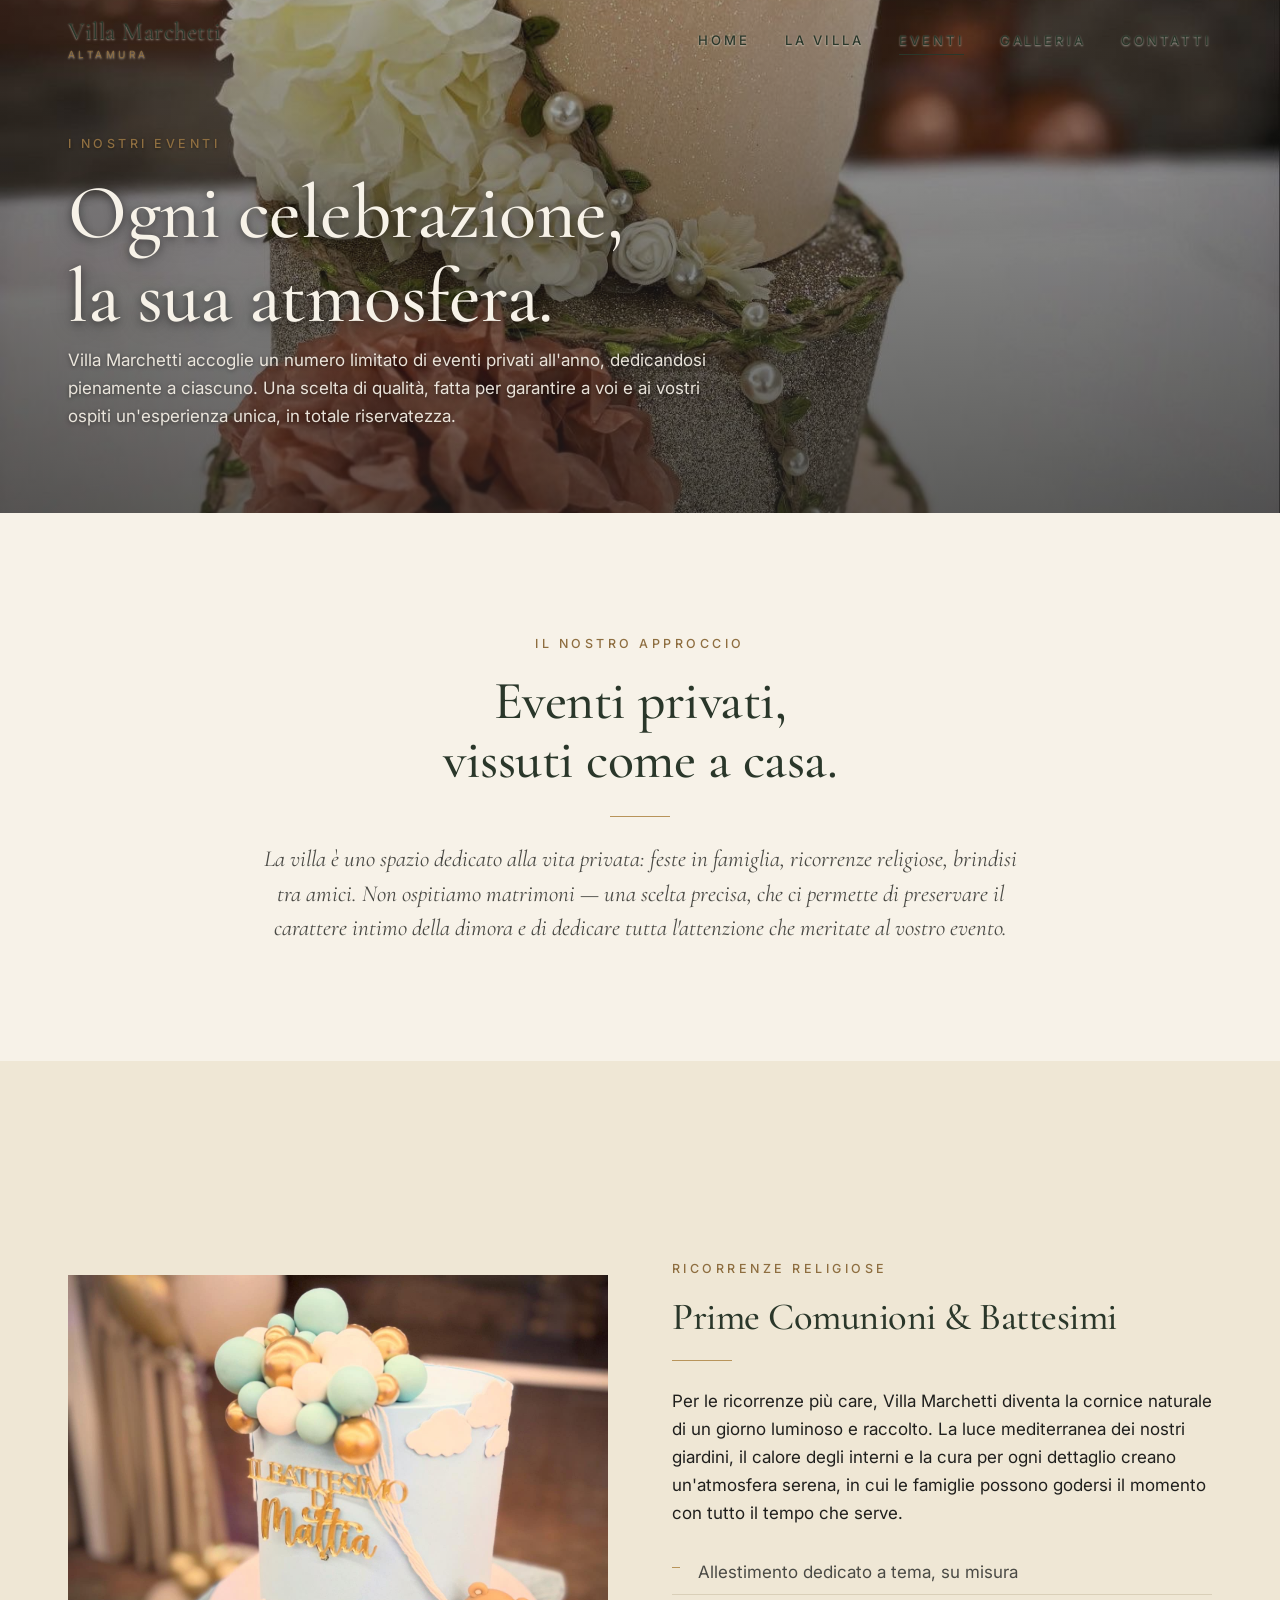
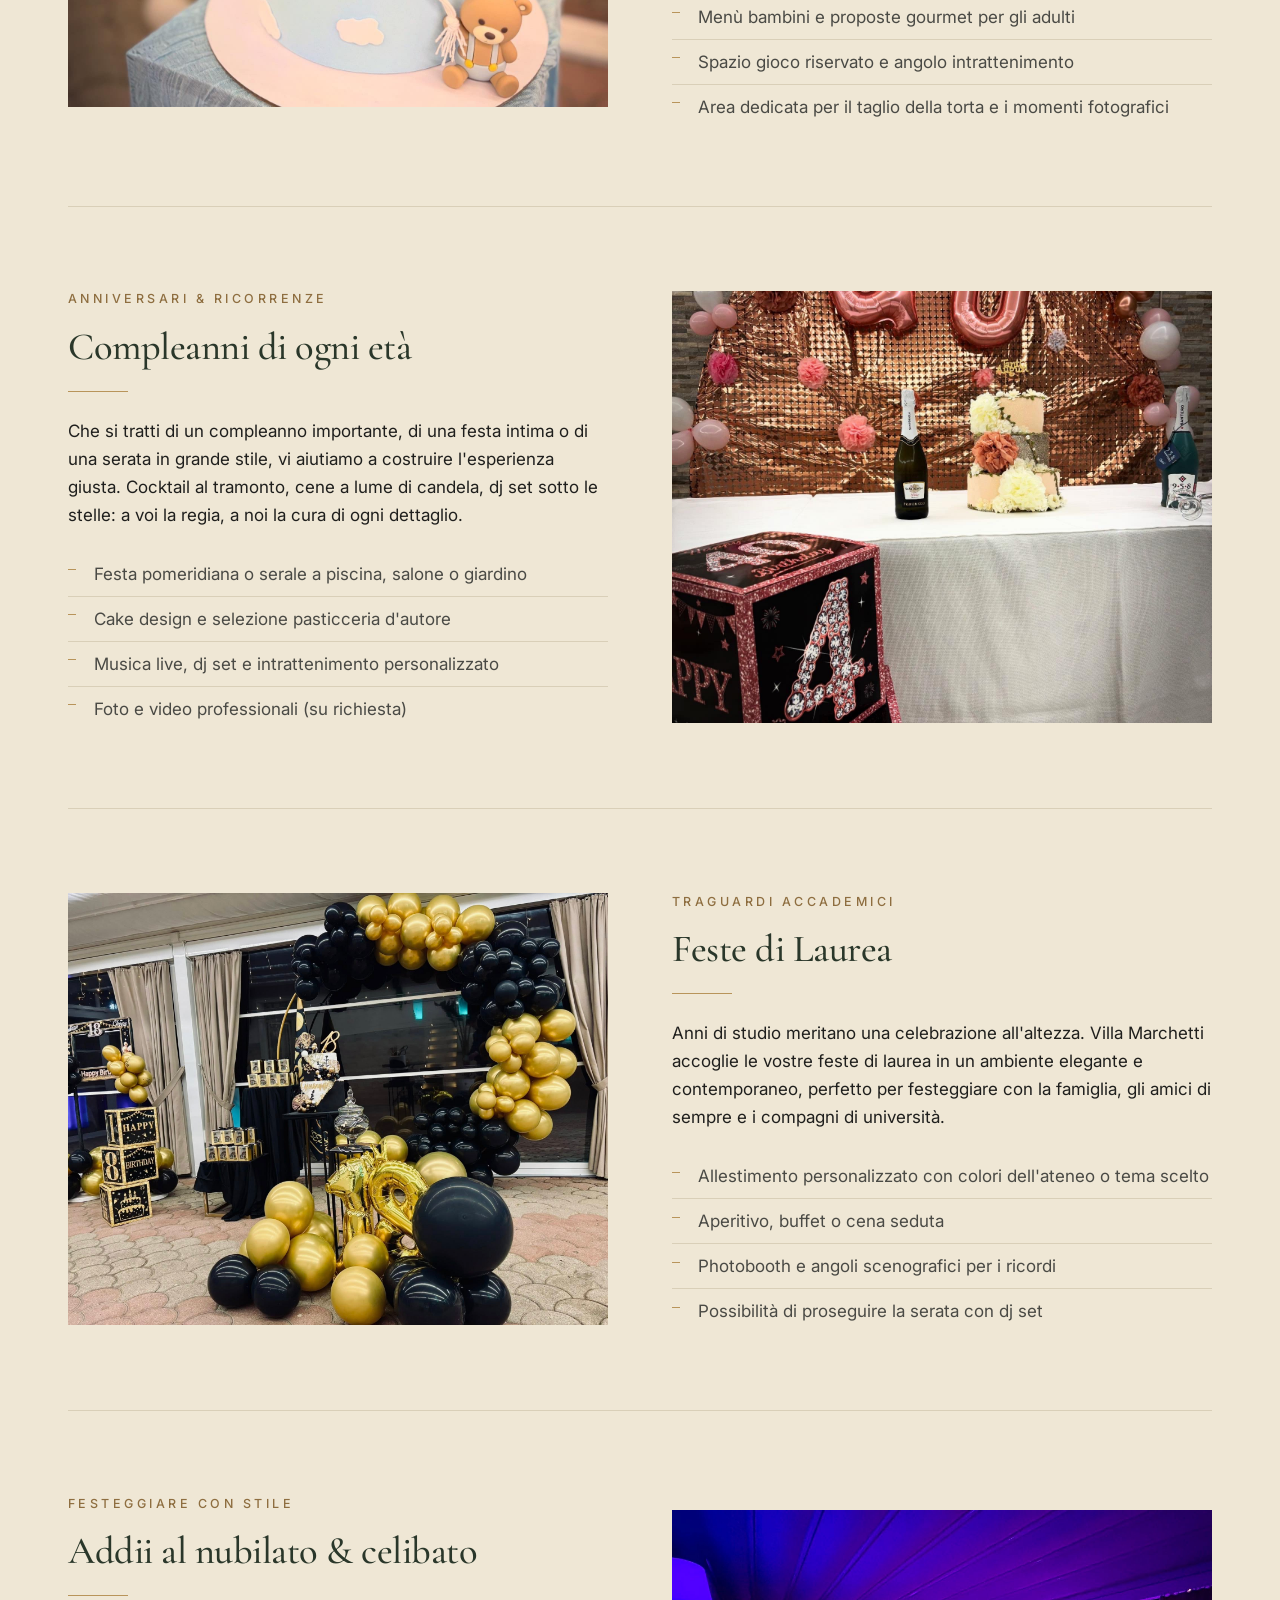
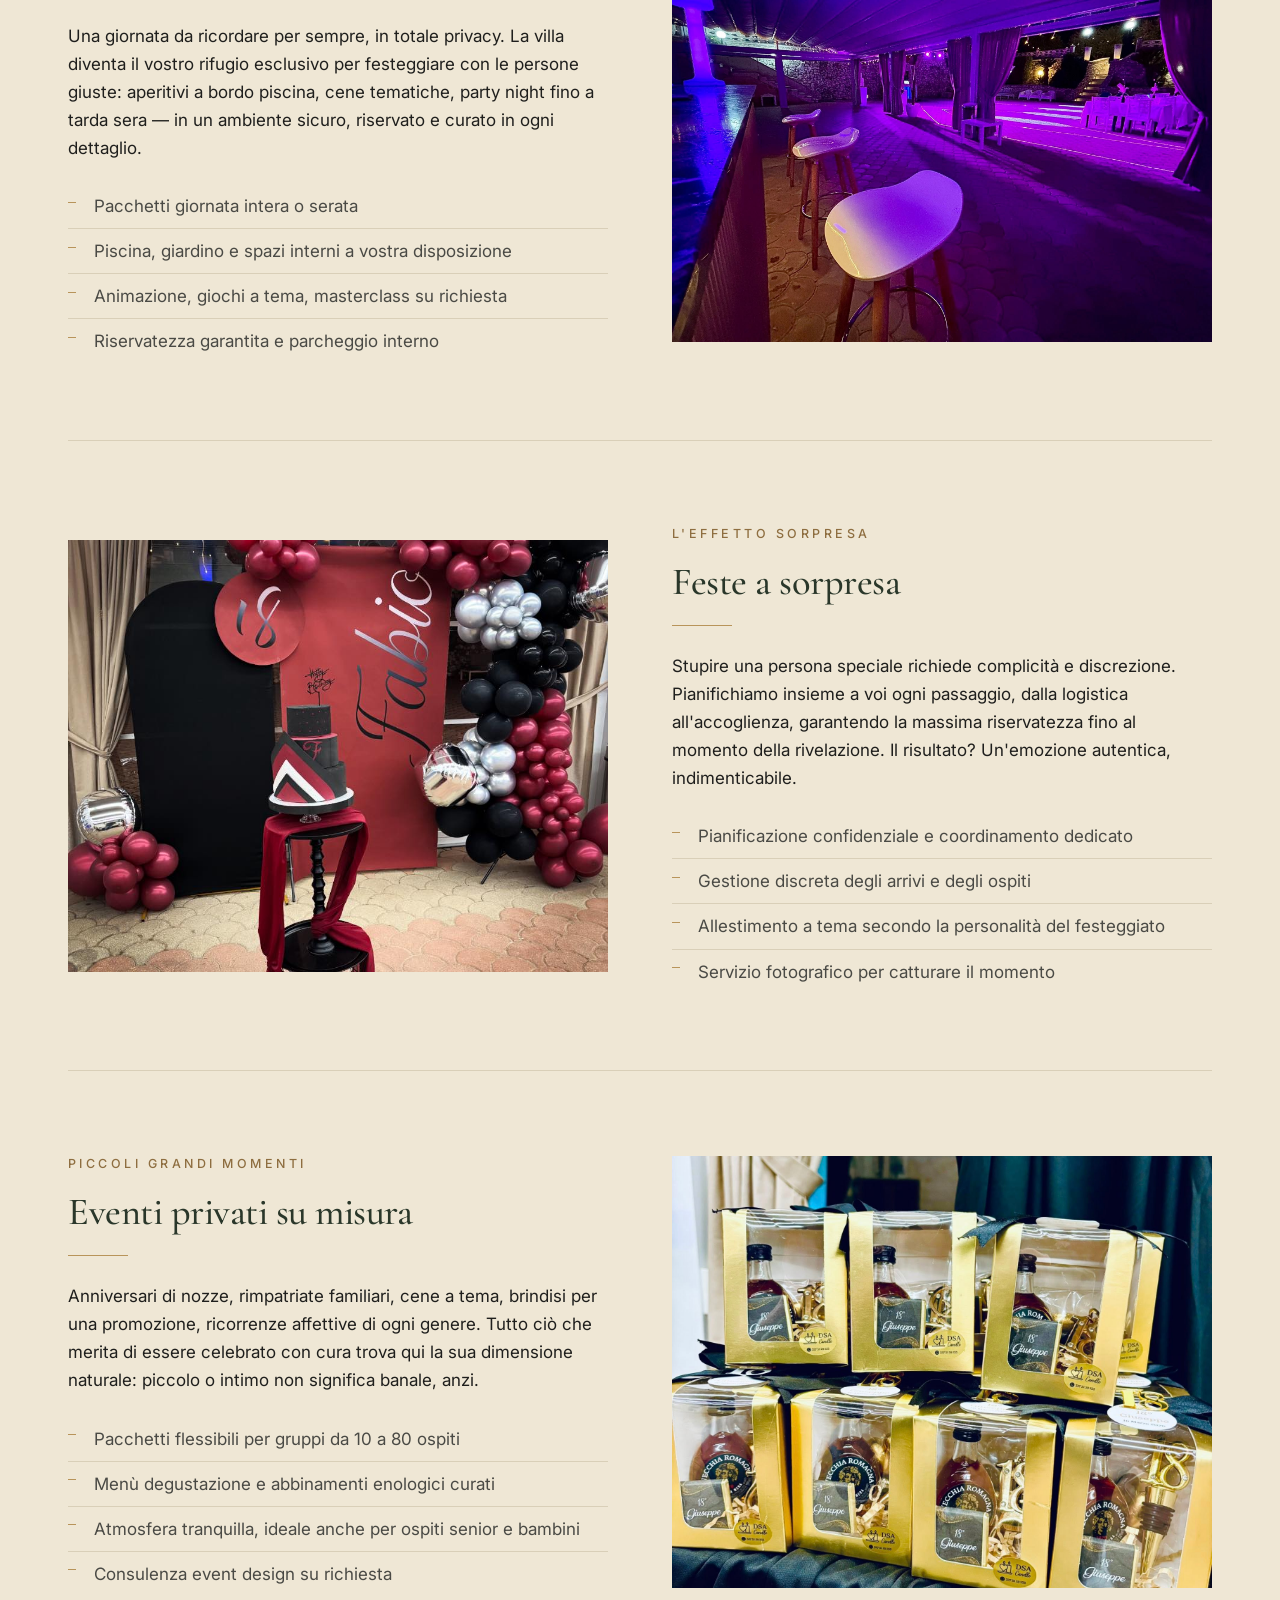
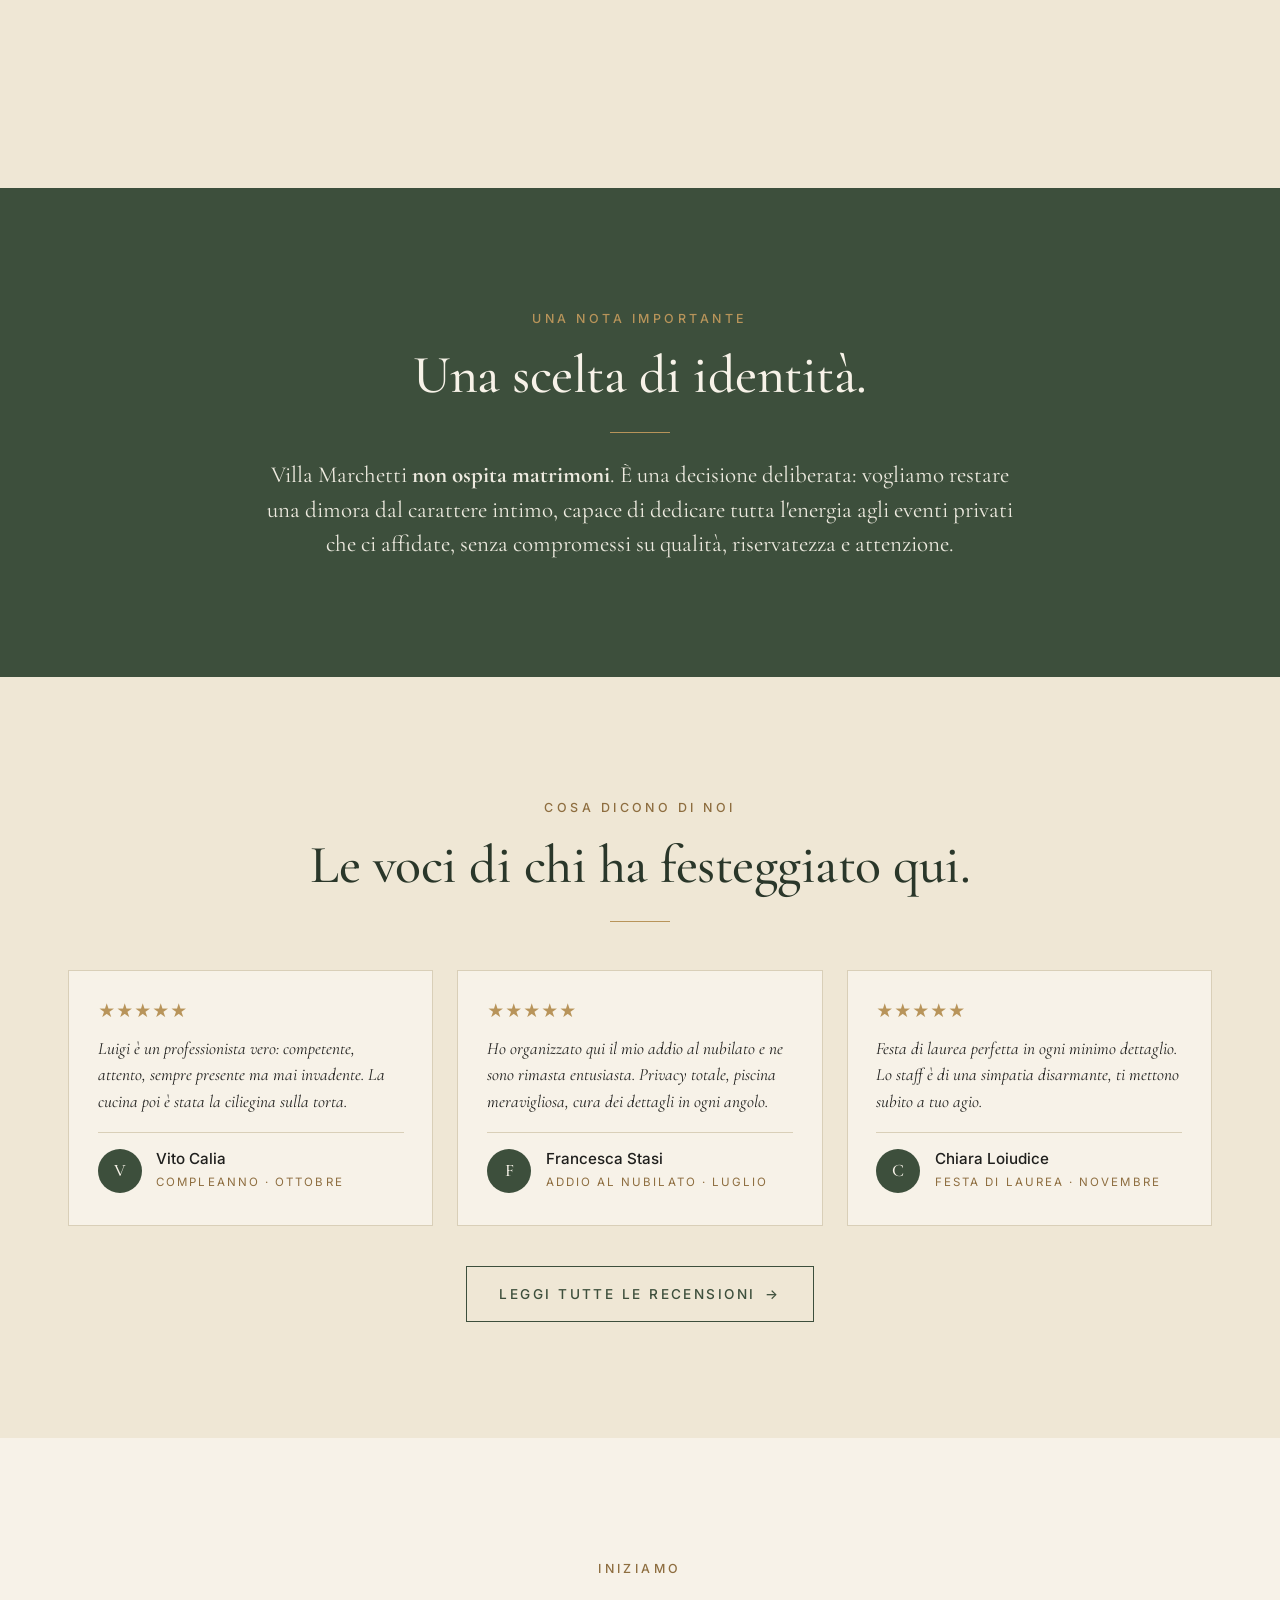
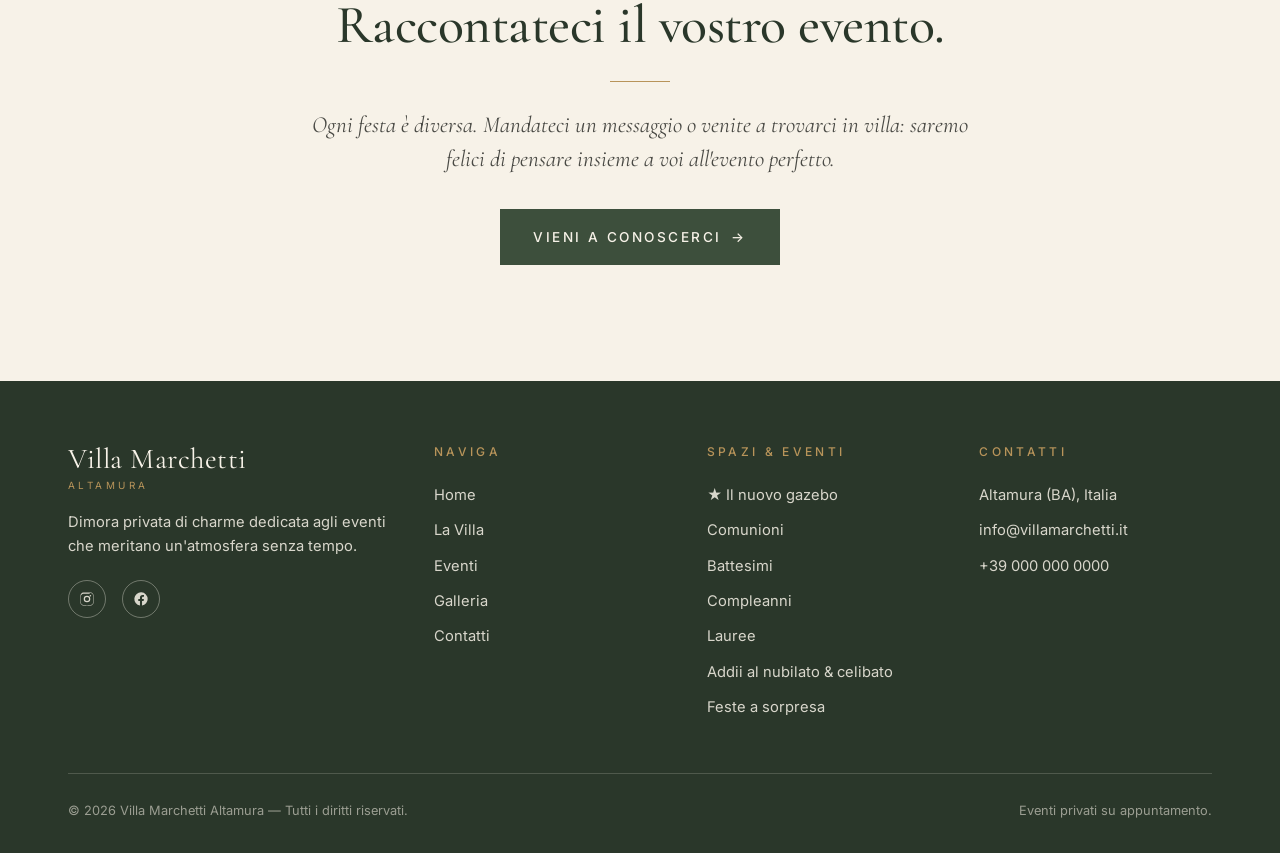
<file: eventi.html>
<!doctype html>
<html lang="it">
<head>
  <meta charset="utf-8" />
  <meta name="viewport" content="width=device-width,initial-scale=1" />
  <title>Eventi privati — Villa Marchetti Altamura</title>
  <meta name="description" content="Comunioni, battesimi, compleanni, lauree, addii al nubilato e celibato, feste a sorpresa: scopri come Villa Marchetti accoglie ogni evento privato con stile e riservatezza.">
  <meta name="theme-color" content="#3D4F3C">
  <link rel="canonical" href="https://villamarchetti.it/eventi.html">
  <link rel="preconnect" href="https://fonts.googleapis.com">
  <link rel="preconnect" href="https://fonts.gstatic.com" crossorigin>
  <link href="https://fonts.googleapis.com/css2?family=Cormorant+Garamond:ital,wght@0,400;0,500;0,600;1,400&family=Inter:wght@300;400;500;600&display=swap" rel="stylesheet">
  <link rel="stylesheet" href="/assets/css/style.css">
</head>
<body>

  <header class="site-header is-light">
    <div class="container nav">
      <a href="/" class="brand">Villa Marchetti<small>Altamura</small></a>
      <button class="nav-toggle" aria-label="Apri menu" aria-expanded="false">
        <span></span><span></span><span></span>
      </button>
      <nav>
        <ul class="nav-list">
          <li><a class="nav-link" href="/">Home</a></li>
          <li><a class="nav-link" href="/la-villa.html">La Villa</a></li>
          <li><a class="nav-link is-active" href="/eventi.html">Eventi</a></li>
          <li><a class="nav-link" href="/galleria.html">Galleria</a></li>
          <li><a class="nav-link" href="/contatti.html">Contatti</a></li>
        </ul>
      </nav>
    </div>
  </header>

  <!-- SUBHERO -->
  <section class="subhero">
    <div class="subhero__bg" style="background-image:url('/assets/img/torta-elegante.jpg');"></div>
    <div class="container subhero__content reveal">
      <span class="eyebrow">I nostri eventi</span>
      <h1>Ogni celebrazione,<br>la sua atmosfera.</h1>
      <p>Villa Marchetti accoglie un numero limitato di eventi privati all'anno, dedicandosi pienamente a ciascuno. Una scelta di qualità, fatta per garantire a voi e ai vostri ospiti un'esperienza unica, in totale riservatezza.</p>
    </div>
  </section>

  <!-- INTRO -->
  <section class="section">
    <div class="container text-center">
      <span class="eyebrow">Il nostro approccio</span>
      <h2>Eventi privati,<br>vissuti come a casa.</h2>
      <div class="divider"></div>
      <p class="lead" style="max-width:780px;margin:0 auto;">La villa è uno spazio dedicato alla vita privata: feste in famiglia, ricorrenze religiose, brindisi tra amici. Non ospitiamo matrimoni — una scelta precisa, che ci permette di preservare il carattere intimo della dimora e di dedicare tutta l'attenzione che meritate al vostro evento.</p>
    </div>
  </section>

  <!-- DETAIL — COMUNIONI -->
  <section class="section section--cream">
    <div class="container">
      <article class="event-detail reveal">
        <div class="event-detail__media" style="background-image:url('/assets/img/torta-battesimo.jpg');"></div>
        <div>
          <span class="eyebrow">Ricorrenze religiose</span>
          <h3>Prime Comunioni &amp; Battesimi</h3>
          <div class="divider"></div>
          <p>Per le ricorrenze più care, Villa Marchetti diventa la cornice naturale di un giorno luminoso e raccolto. La luce mediterranea dei nostri giardini, il calore degli interni e la cura per ogni dettaglio creano un'atmosfera serena, in cui le famiglie possono godersi il momento con tutto il tempo che serve.</p>
          <ul>
            <li>Allestimento dedicato a tema, su misura</li>
            <li>Menù bambini e proposte gourmet per gli adulti</li>
            <li>Spazio gioco riservato e angolo intrattenimento</li>
            <li>Area dedicata per il taglio della torta e i momenti fotografici</li>
          </ul>
        </div>
      </article>

      <article class="event-detail event-detail--reverse reveal">
        <div class="event-detail__media" style="background-image:url('/assets/img/allestimento-40-anni.jpg');"></div>
        <div>
          <span class="eyebrow">Anniversari &amp; ricorrenze</span>
          <h3>Compleanni di ogni età</h3>
          <div class="divider"></div>
          <p>Che si tratti di un compleanno importante, di una festa intima o di una serata in grande stile, vi aiutiamo a costruire l'esperienza giusta. Cocktail al tramonto, cene a lume di candela, dj set sotto le stelle: a voi la regia, a noi la cura di ogni dettaglio.</p>
          <ul>
            <li>Festa pomeridiana o serale a piscina, salone o giardino</li>
            <li>Cake design e selezione pasticceria d'autore</li>
            <li>Musica live, dj set e intrattenimento personalizzato</li>
            <li>Foto e video professionali (su richiesta)</li>
          </ul>
        </div>
      </article>

      <article class="event-detail reveal">
        <div class="event-detail__media" style="background-image:url('/assets/img/allestimento-18-anni-gold.jpg');"></div>
        <div>
          <span class="eyebrow">Traguardi accademici</span>
          <h3>Feste di Laurea</h3>
          <div class="divider"></div>
          <p>Anni di studio meritano una celebrazione all'altezza. Villa Marchetti accoglie le vostre feste di laurea in un ambiente elegante e contemporaneo, perfetto per festeggiare con la famiglia, gli amici di sempre e i compagni di università.</p>
          <ul>
            <li>Allestimento personalizzato con colori dell'ateneo o tema scelto</li>
            <li>Aperitivo, buffet o cena seduta</li>
            <li>Photobooth e angoli scenografici per i ricordi</li>
            <li>Possibilità di proseguire la serata con dj set</li>
          </ul>
        </div>
      </article>

      <article class="event-detail event-detail--reverse reveal">
        <div class="event-detail__media" style="background-image:url('/assets/img/area-piscina-sera.jpg');"></div>
        <div>
          <span class="eyebrow">Festeggiare con stile</span>
          <h3>Addii al nubilato &amp; celibato</h3>
          <div class="divider"></div>
          <p>Una giornata da ricordare per sempre, in totale privacy. La villa diventa il vostro rifugio esclusivo per festeggiare con le persone giuste: aperitivi a bordo piscina, cene tematiche, party night fino a tarda sera — in un ambiente sicuro, riservato e curato in ogni dettaglio.</p>
          <ul>
            <li>Pacchetti giornata intera o serata</li>
            <li>Piscina, giardino e spazi interni a vostra disposizione</li>
            <li>Animazione, giochi a tema, masterclass su richiesta</li>
            <li>Riservatezza garantita e parcheggio interno</li>
          </ul>
        </div>
      </article>

      <article class="event-detail reveal">
        <div class="event-detail__media" style="background-image:url('/assets/img/allestimento-compleanno-rosso.jpg');"></div>
        <div>
          <span class="eyebrow">L'effetto sorpresa</span>
          <h3>Feste a sorpresa</h3>
          <div class="divider"></div>
          <p>Stupire una persona speciale richiede complicità e discrezione. Pianifichiamo insieme a voi ogni passaggio, dalla logistica all'accoglienza, garantendo la massima riservatezza fino al momento della rivelazione. Il risultato? Un'emozione autentica, indimenticabile.</p>
          <ul>
            <li>Pianificazione confidenziale e coordinamento dedicato</li>
            <li>Gestione discreta degli arrivi e degli ospiti</li>
            <li>Allestimento a tema secondo la personalità del festeggiato</li>
            <li>Servizio fotografico per catturare il momento</li>
          </ul>
        </div>
      </article>

      <article class="event-detail event-detail--reverse reveal">
        <div class="event-detail__media" style="background-image:url('/assets/img/bomboniere-gold.jpg');"></div>
        <div>
          <span class="eyebrow">Piccoli grandi momenti</span>
          <h3>Eventi privati su misura</h3>
          <div class="divider"></div>
          <p>Anniversari di nozze, rimpatriate familiari, cene a tema, brindisi per una promozione, ricorrenze affettive di ogni genere. Tutto ciò che merita di essere celebrato con cura trova qui la sua dimensione naturale: piccolo o intimo non significa banale, anzi.</p>
          <ul>
            <li>Pacchetti flessibili per gruppi da 10 a 80 ospiti</li>
            <li>Menù degustazione e abbinamenti enologici curati</li>
            <li>Atmosfera tranquilla, ideale anche per ospiti senior e bambini</li>
            <li>Consulenza event design su richiesta</li>
          </ul>
        </div>
      </article>
    </div>
  </section>

  <!-- INFO IMPORTANTE -->
  <section class="section section--olive text-center">
    <div class="container">
      <span class="eyebrow">Una nota importante</span>
      <h2>Una scelta di identità.</h2>
      <div class="divider"></div>
      <p class="lead" style="max-width:760px;margin:0 auto;color:rgba(247,242,232,.95);font-style:normal;">Villa Marchetti <strong>non ospita matrimoni</strong>. È una decisione deliberata: vogliamo restare una dimora dal carattere intimo, capace di dedicare tutta l'energia agli eventi privati che ci affidate, senza compromessi su qualità, riservatezza e attenzione.</p>
    </div>
  </section>

  <!-- RECENSIONI BREVE -->
  <section class="section section--cream">
    <div class="container">
      <div class="text-center">
        <span class="eyebrow">Cosa dicono di noi</span>
        <h2>Le voci di chi ha festeggiato qui.</h2>
        <div class="divider"></div>
      </div>

      <div class="reviews-grid">
        <article class="review-card reveal">
          <span class="review-card__stars" aria-label="5 stelle su 5">★★★★★</span>
          <p class="review-card__text">Luigi è un professionista vero: competente, attento, sempre presente ma mai invadente. La cucina poi è stata la ciliegina sulla torta.</p>
          <div class="review-card__meta">
            <span class="review-card__avatar">V</span>
            <div>
              <div class="review-card__name">Vito Calia</div>
              <span class="review-card__event">Compleanno · Ottobre</span>
            </div>
          </div>
        </article>

        <article class="review-card reveal">
          <span class="review-card__stars" aria-label="5 stelle su 5">★★★★★</span>
          <p class="review-card__text">Ho organizzato qui il mio addio al nubilato e ne sono rimasta entusiasta. Privacy totale, piscina meravigliosa, cura dei dettagli in ogni angolo.</p>
          <div class="review-card__meta">
            <span class="review-card__avatar">F</span>
            <div>
              <div class="review-card__name">Francesca Stasi</div>
              <span class="review-card__event">Addio al nubilato · Luglio</span>
            </div>
          </div>
        </article>

        <article class="review-card reveal">
          <span class="review-card__stars" aria-label="5 stelle su 5">★★★★★</span>
          <p class="review-card__text">Festa di laurea perfetta in ogni minimo dettaglio. Lo staff è di una simpatia disarmante, ti mettono subito a tuo agio.</p>
          <div class="review-card__meta">
            <span class="review-card__avatar">C</span>
            <div>
              <div class="review-card__name">Chiara Loiudice</div>
              <span class="review-card__event">Festa di Laurea · Novembre</span>
            </div>
          </div>
        </article>
      </div>

      <div class="text-center" style="margin-top:2.5rem;">
        <a href="/#recensioni" class="btn btn--outline">Leggi tutte le recensioni <span class="arrow">→</span></a>
      </div>
    </div>
  </section>

  <!-- CTA -->
  <section class="section text-center">
    <div class="container">
      <span class="eyebrow">Iniziamo</span>
      <h2>Raccontateci il vostro evento.</h2>
      <div class="divider"></div>
      <p class="lead" style="max-width:680px;margin:0 auto 2rem;">Ogni festa è diversa. Mandateci un messaggio o venite a trovarci in villa: saremo felici di pensare insieme a voi all'evento perfetto.</p>
      <a href="/contatti.html" class="btn btn--primary">Vieni a conoscerci <span class="arrow">→</span></a>
    </div>
  </section>

  <!-- FOOTER -->
  <footer class="site-footer">
    <div class="container">
      <div class="footer-grid">
        <div>
          <a href="/" class="brand">Villa Marchetti<small>Altamura</small></a>
          <p style="margin-top:1.2rem;max-width:320px;">Dimora privata di charme dedicata agli eventi che meritano un'atmosfera senza tempo.</p>
          <ul class="socials" aria-label="Profili social">
            <li><a href="https://www.instagram.com/villa_marchetti_altamura/" target="_blank" rel="noopener" aria-label="Instagram"><svg viewBox="0 0 24 24"><path d="M12 2.2c3.2 0 3.6 0 4.85.07 1.17.05 1.8.25 2.23.42.56.22.96.48 1.38.9.42.42.68.82.9 1.38.17.42.37 1.06.42 2.23.06 1.25.07 1.63.07 4.8s0 3.55-.07 4.8c-.05 1.17-.25 1.8-.42 2.23-.22.56-.48.96-.9 1.38-.42.42-.82.68-1.38.9-.42.17-1.06.37-2.23.42-1.25.06-1.63.07-4.85.07s-3.6 0-4.85-.07c-1.17-.05-1.8-.25-2.23-.42a3.7 3.7 0 0 1-1.38-.9 3.7 3.7 0 0 1-.9-1.38c-.17-.42-.37-1.06-.42-2.23C2.21 15.55 2.2 15.17 2.2 12s0-3.55.07-4.8c.05-1.17.25-1.8.42-2.23.22-.56.48-.96.9-1.38.42-.42.82-.68 1.38-.9.42-.17 1.06-.37 2.23-.42C8.45 2.21 8.83 2.2 12 2.2zm0 1.8c-3.15 0-3.5 0-4.74.07-1.04.05-1.6.22-1.98.36-.5.2-.86.43-1.24.81a3.3 3.3 0 0 0-.81 1.24c-.14.38-.31.94-.36 1.98C2.8 8.5 2.8 8.85 2.8 12s0 3.5.07 4.74c.05 1.04.22 1.6.36 1.98.2.5.43.86.81 1.24.38.38.74.61 1.24.81.38.14.94.31 1.98.36C8.5 21.2 8.85 21.2 12 21.2s3.5 0 4.74-.07c1.04-.05 1.6-.22 1.98-.36.5-.2.86-.43 1.24-.81.38-.38.61-.74.81-1.24.14-.38.31-.94.36-1.98.07-1.24.07-1.59.07-4.74s0-3.5-.07-4.74c-.05-1.04-.22-1.6-.36-1.98a3.3 3.3 0 0 0-.81-1.24 3.3 3.3 0 0 0-1.24-.81c-.38-.14-.94-.31-1.98-.36C15.5 4 15.15 4 12 4zm0 3.07a4.93 4.93 0 1 1 0 9.86 4.93 4.93 0 0 1 0-9.86zm0 1.8a3.13 3.13 0 1 0 0 6.26 3.13 3.13 0 0 0 0-6.26zm5.1-3.05a1.15 1.15 0 1 1 0 2.3 1.15 1.15 0 0 1 0-2.3z"/></svg></a></li>
            <li><a href="https://www.facebook.com/profile.php?id=100035421801743" target="_blank" rel="noopener" aria-label="Facebook"><svg viewBox="0 0 24 24"><path d="M22 12a10 10 0 1 0-11.56 9.88v-6.99H7.9V12h2.54V9.8c0-2.5 1.5-3.9 3.78-3.9 1.1 0 2.24.2 2.24.2v2.46h-1.26c-1.24 0-1.63.77-1.63 1.56V12h2.78l-.44 2.89h-2.34v6.99A10 10 0 0 0 22 12z"/></svg></a></li>
          </ul>
        </div>
        <div>
          <h4>Naviga</h4>
          <ul>
            <li><a href="/">Home</a></li>
            <li><a href="/la-villa.html">La Villa</a></li>
            <li><a href="/eventi.html">Eventi</a></li>
            <li><a href="/galleria.html">Galleria</a></li>
            <li><a href="/contatti.html">Contatti</a></li>
          </ul>
        </div>
        <div>
          <h4>Spazi &amp; eventi</h4>
          <ul>
            <li><a href="/#gazebo">★ Il nuovo gazebo</a></li>
            <li>Comunioni</li>
            <li>Battesimi</li>
            <li>Compleanni</li>
            <li>Lauree</li>
            <li>Addii al nubilato &amp; celibato</li>
            <li>Feste a sorpresa</li>
          </ul>
        </div>
        <div>
          <h4>Contatti</h4>
          <ul>
            <li>Altamura (BA), Italia</li>
            <li><a href="mailto:info@villamarchetti.it">info@villamarchetti.it</a></li>
            <li><a href="tel:+390000000000">+39 000 000 0000</a></li>
          </ul>
        </div>
      </div>
      <div class="footer-bottom">
        <span>© <span id="year"></span> Villa Marchetti Altamura — Tutti i diritti riservati.</span>
        <span>Eventi privati su appuntamento.</span>
      </div>
    </div>
  </footer>

  <script src="/assets/js/main.js" defer></script>
</body>
</html>
</file>
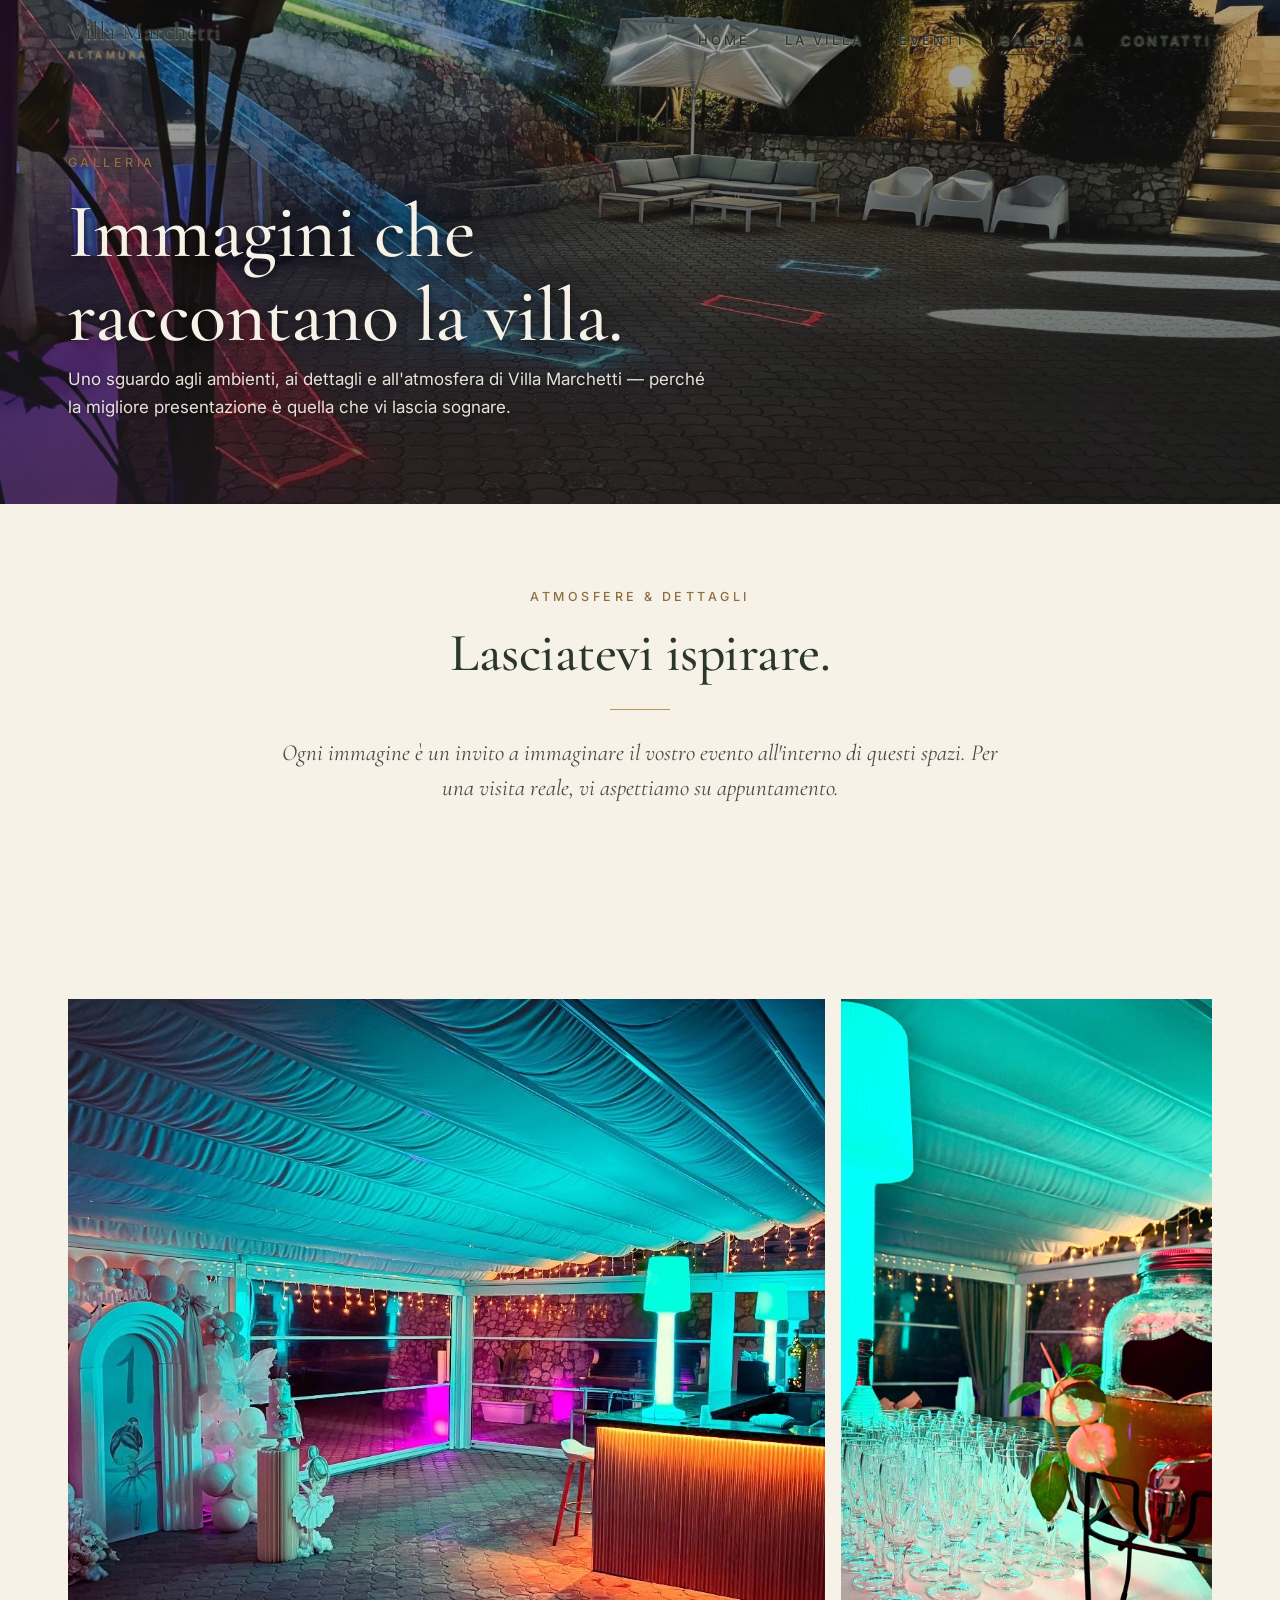
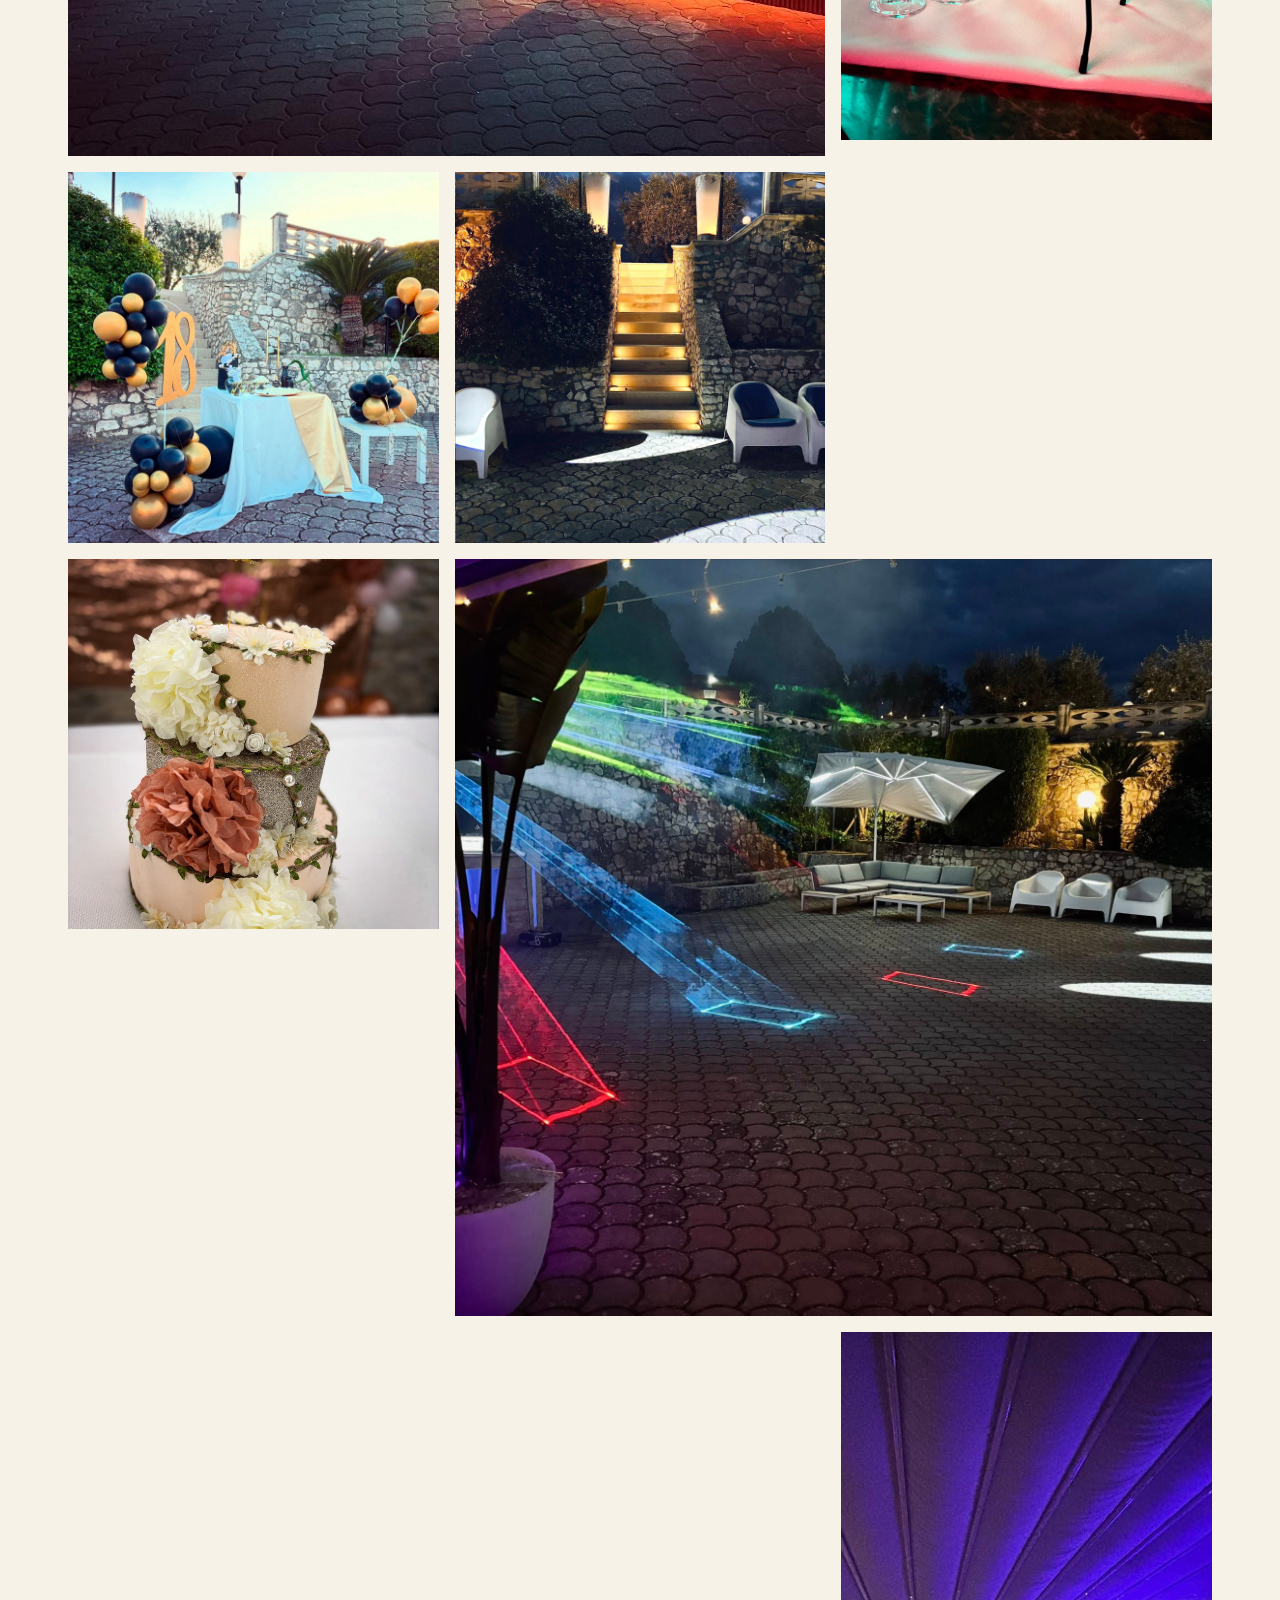
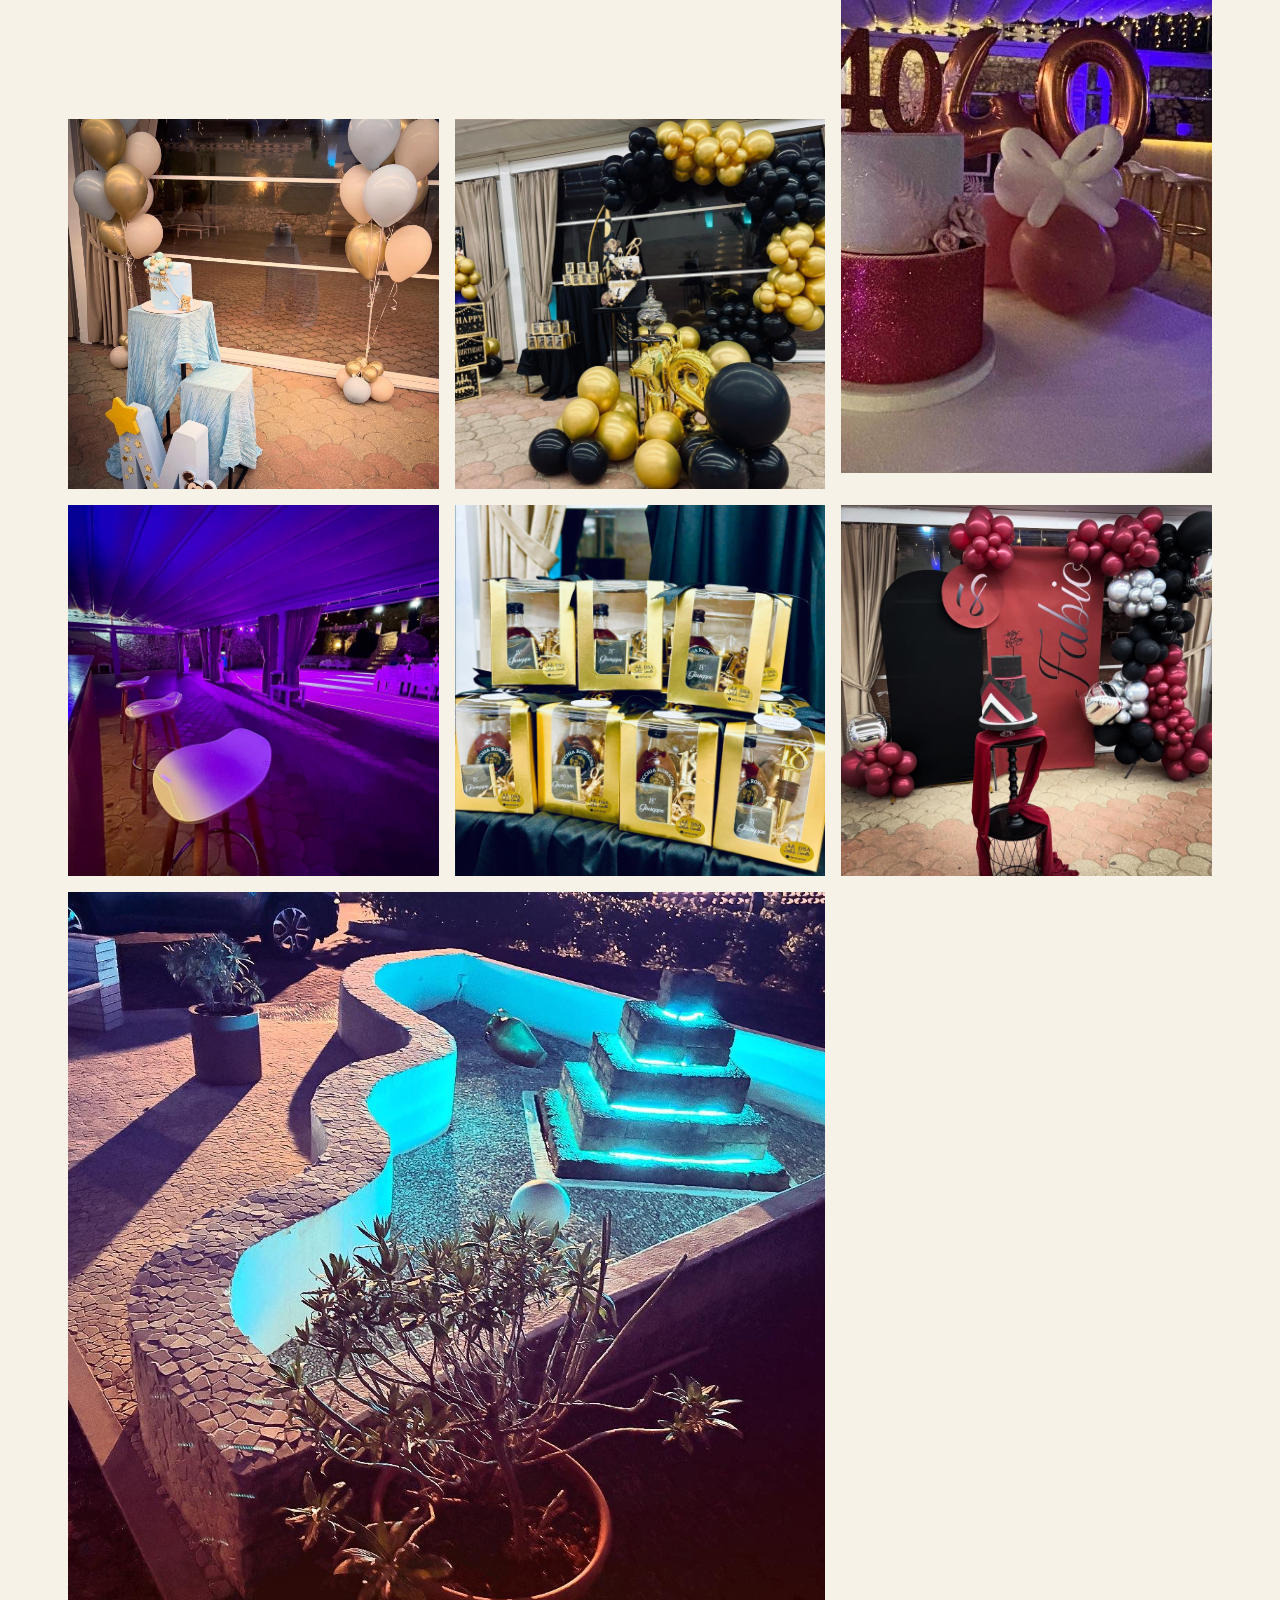
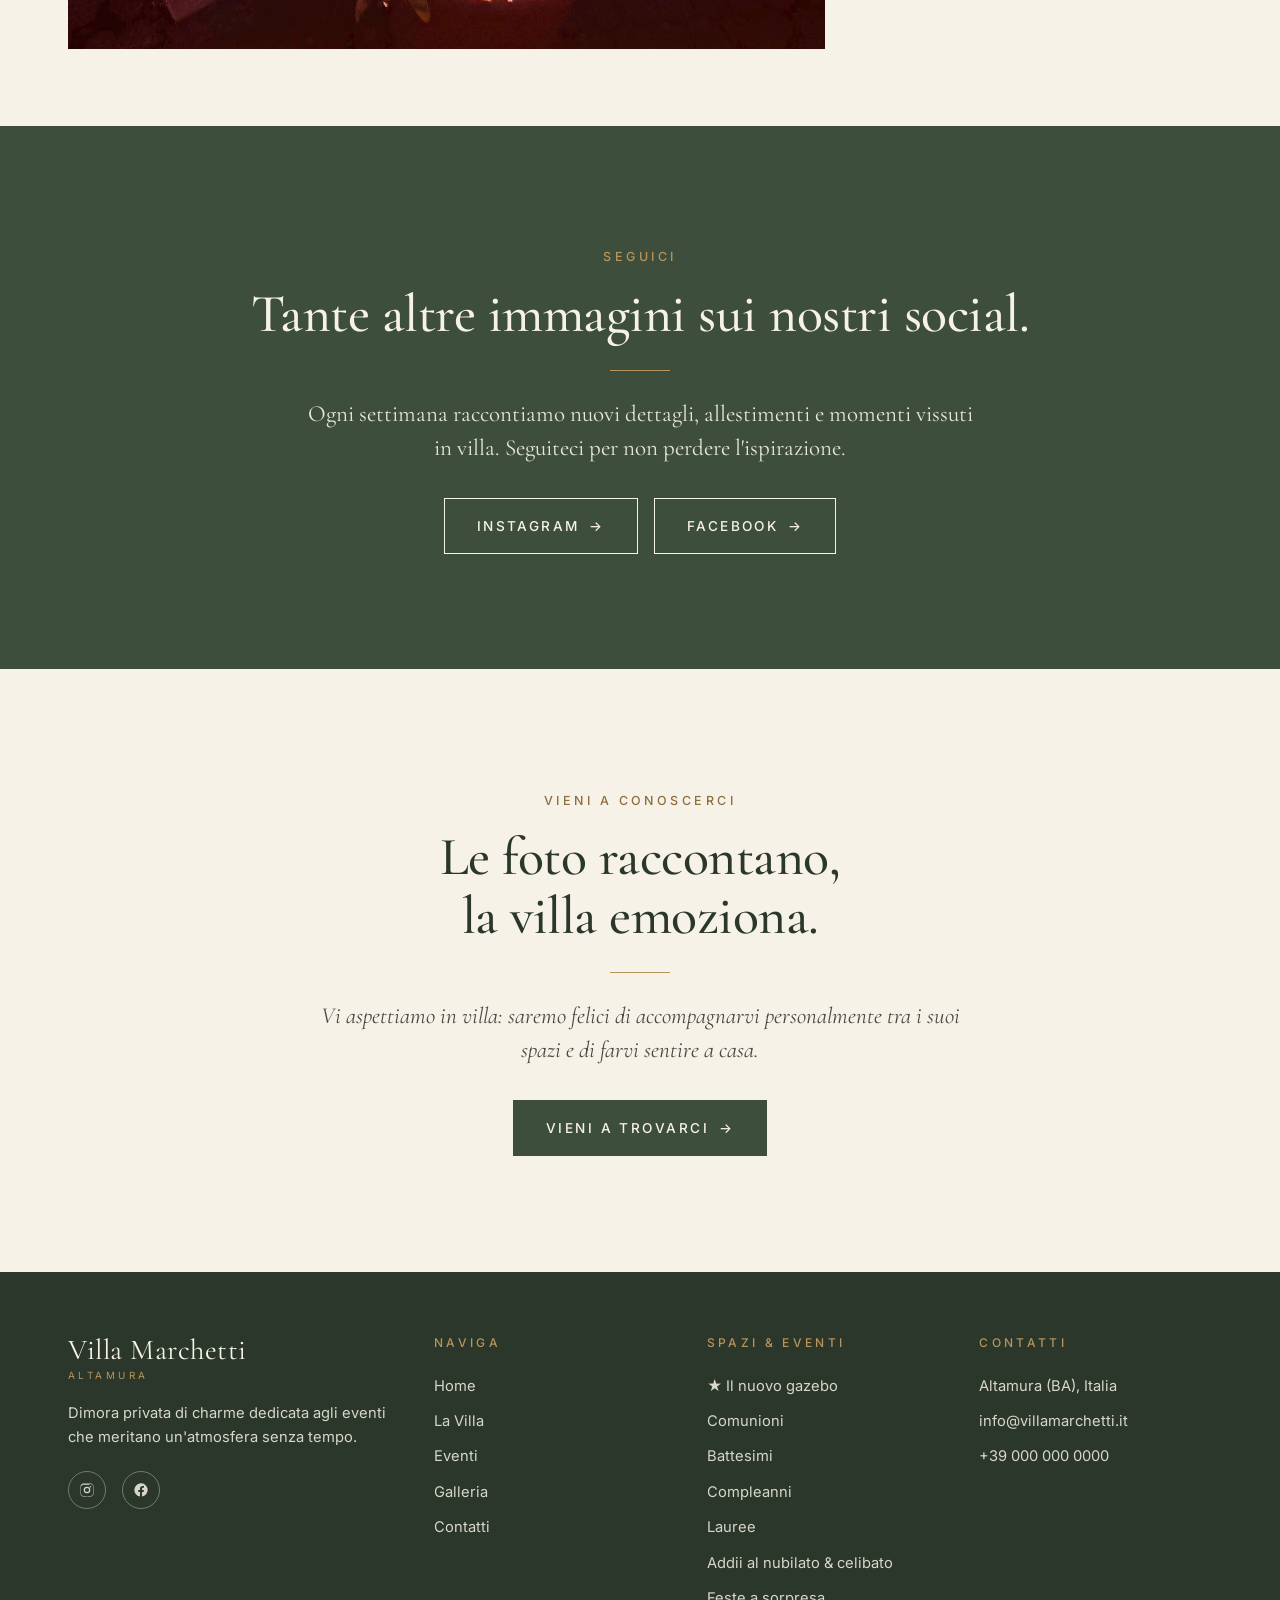
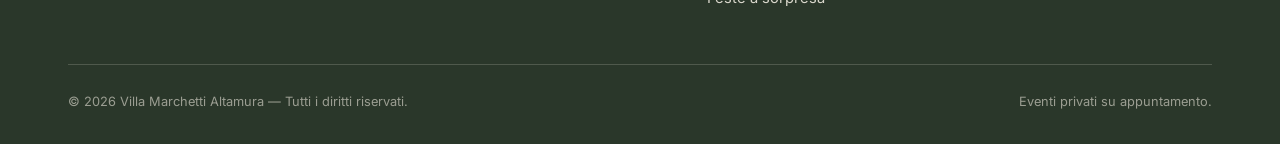
<file: galleria.html>
<!doctype html>
<html lang="it">
<head>
  <meta charset="utf-8" />
  <meta name="viewport" content="width=device-width,initial-scale=1" />
  <title>Galleria — Villa Marchetti Altamura</title>
  <meta name="description" content="Scopri attraverso immagini gli ambienti, i giardini e l'atmosfera di Villa Marchetti: una dimora privata di charme per eventi raffinati ad Altamura.">
  <meta name="theme-color" content="#3D4F3C">
  <link rel="canonical" href="https://villamarchetti.it/galleria.html">
  <link rel="preconnect" href="https://fonts.googleapis.com">
  <link rel="preconnect" href="https://fonts.gstatic.com" crossorigin>
  <link href="https://fonts.googleapis.com/css2?family=Cormorant+Garamond:ital,wght@0,400;0,500;0,600;1,400&family=Inter:wght@300;400;500;600&display=swap" rel="stylesheet">
  <link rel="stylesheet" href="/assets/css/style.css">
</head>
<body>

  <header class="site-header is-light">
    <div class="container nav">
      <a href="/" class="brand">Villa Marchetti<small>Altamura</small></a>
      <button class="nav-toggle" aria-label="Apri menu" aria-expanded="false">
        <span></span><span></span><span></span>
      </button>
      <nav>
        <ul class="nav-list">
          <li><a class="nav-link" href="/">Home</a></li>
          <li><a class="nav-link" href="/la-villa.html">La Villa</a></li>
          <li><a class="nav-link" href="/eventi.html">Eventi</a></li>
          <li><a class="nav-link is-active" href="/galleria.html">Galleria</a></li>
          <li><a class="nav-link" href="/contatti.html">Contatti</a></li>
        </ul>
      </nav>
    </div>
  </header>

  <!-- SUBHERO -->
  <section class="subhero">
    <div class="subhero__bg" style="background-image:url('/assets/img/villa-esterno-notte.jpg');"></div>
    <div class="container subhero__content reveal">
      <span class="eyebrow">Galleria</span>
      <h1>Immagini che<br>raccontano la villa.</h1>
      <p>Uno sguardo agli ambienti, ai dettagli e all'atmosfera di Villa Marchetti — perché la migliore presentazione è quella che vi lascia sognare.</p>
    </div>
  </section>

  <!-- INTRO -->
  <section class="section section--tight text-center">
    <div class="container">
      <span class="eyebrow">Atmosfere &amp; dettagli</span>
      <h2>Lasciatevi ispirare.</h2>
      <div class="divider"></div>
      <p class="lead" style="max-width:720px;margin:0 auto;">Ogni immagine è un invito a immaginare il vostro evento all'interno di questi spazi. Per una visita reale, vi aspettiamo su appuntamento.</p>
    </div>
  </section>

  <!-- GALLERY -->
  <section class="section section--tight">
    <div class="container">
      <div class="gallery">
        <div class="gallery__item gallery__item--wide reveal" style="background-image:url('/assets/img/gazebo-interno-allestito.jpg');"></div>
        <div class="gallery__item gallery__item--tall reveal" style="background-image:url('/assets/img/gazebo-aperitivo.jpg');"></div>
        <div class="gallery__item reveal" style="background-image:url('/assets/img/hero-villa-tramonto.jpg');"></div>
        <div class="gallery__item reveal" style="background-image:url('/assets/img/villa-scalinata-sera.jpg');"></div>
        <div class="gallery__item reveal" style="background-image:url('/assets/img/torta-elegante.jpg');"></div>
        <div class="gallery__item gallery__item--wide reveal" style="background-image:url('/assets/img/villa-esterno-notte.jpg');"></div>
        <div class="gallery__item reveal" style="background-image:url('/assets/img/allestimento-40-anni.jpg');"></div>
        <div class="gallery__item reveal" style="background-image:url('/assets/img/torta-battesimo.jpg');"></div>
        <div class="gallery__item gallery__item--tall reveal" style="background-image:url('/assets/img/gazebo-torta-festa.jpg');"></div>
        <div class="gallery__item reveal" style="background-image:url('/assets/img/allestimento-battesimo.jpg');"></div>
        <div class="gallery__item reveal" style="background-image:url('/assets/img/allestimento-18-anni-gold.jpg');"></div>
        <div class="gallery__item reveal" style="background-image:url('/assets/img/area-piscina-sera.jpg');"></div>
        <div class="gallery__item reveal" style="background-image:url('/assets/img/bomboniere-gold.jpg');"></div>
        <div class="gallery__item reveal" style="background-image:url('/assets/img/allestimento-compleanno-rosso.jpg');"></div>
        <div class="gallery__item gallery__item--wide reveal" style="background-image:url('/assets/img/fontana-notte.jpg');"></div>
      </div>
    </div>
  </section>

  <!-- SOCIAL -->
  <section class="section section--olive text-center">
    <div class="container">
      <span class="eyebrow">Seguici</span>
      <h2>Tante altre immagini sui nostri social.</h2>
      <div class="divider"></div>
      <p class="lead" style="max-width:680px;margin:0 auto 2rem;color:rgba(247,242,232,.92);font-style:normal;">Ogni settimana raccontiamo nuovi dettagli, allestimenti e momenti vissuti in villa. Seguiteci per non perdere l'ispirazione.</p>
      <div style="display:flex;gap:1rem;justify-content:center;flex-wrap:wrap;">
        <a href="https://www.instagram.com/villa_marchetti_altamura/" target="_blank" rel="noopener" class="btn btn--ghost-light">Instagram <span class="arrow">→</span></a>
        <a href="https://www.facebook.com/profile.php?id=100035421801743" target="_blank" rel="noopener" class="btn btn--ghost-light">Facebook <span class="arrow">→</span></a>
      </div>
    </div>
  </section>

  <!-- CTA -->
  <section class="section text-center">
    <div class="container">
      <span class="eyebrow">Vieni a conoscerci</span>
      <h2>Le foto raccontano,<br>la villa emoziona.</h2>
      <div class="divider"></div>
      <p class="lead" style="max-width:680px;margin:0 auto 2rem;">Vi aspettiamo in villa: saremo felici di accompagnarvi personalmente tra i suoi spazi e di farvi sentire a casa.</p>
      <a href="/contatti.html" class="btn btn--primary">Vieni a trovarci <span class="arrow">→</span></a>
    </div>
  </section>

  <!-- FOOTER -->
  <footer class="site-footer">
    <div class="container">
      <div class="footer-grid">
        <div>
          <a href="/" class="brand">Villa Marchetti<small>Altamura</small></a>
          <p style="margin-top:1.2rem;max-width:320px;">Dimora privata di charme dedicata agli eventi che meritano un'atmosfera senza tempo.</p>
          <ul class="socials" aria-label="Profili social">
            <li><a href="https://www.instagram.com/villa_marchetti_altamura/" target="_blank" rel="noopener" aria-label="Instagram"><svg viewBox="0 0 24 24"><path d="M12 2.2c3.2 0 3.6 0 4.85.07 1.17.05 1.8.25 2.23.42.56.22.96.48 1.38.9.42.42.68.82.9 1.38.17.42.37 1.06.42 2.23.06 1.25.07 1.63.07 4.8s0 3.55-.07 4.8c-.05 1.17-.25 1.8-.42 2.23-.22.56-.48.96-.9 1.38-.42.42-.82.68-1.38.9-.42.17-1.06.37-2.23.42-1.25.06-1.63.07-4.85.07s-3.6 0-4.85-.07c-1.17-.05-1.8-.25-2.23-.42a3.7 3.7 0 0 1-1.38-.9 3.7 3.7 0 0 1-.9-1.38c-.17-.42-.37-1.06-.42-2.23C2.21 15.55 2.2 15.17 2.2 12s0-3.55.07-4.8c.05-1.17.25-1.8.42-2.23.22-.56.48-.96.9-1.38.42-.42.82-.68 1.38-.9.42-.17 1.06-.37 2.23-.42C8.45 2.21 8.83 2.2 12 2.2zm0 1.8c-3.15 0-3.5 0-4.74.07-1.04.05-1.6.22-1.98.36-.5.2-.86.43-1.24.81a3.3 3.3 0 0 0-.81 1.24c-.14.38-.31.94-.36 1.98C2.8 8.5 2.8 8.85 2.8 12s0 3.5.07 4.74c.05 1.04.22 1.6.36 1.98.2.5.43.86.81 1.24.38.38.74.61 1.24.81.38.14.94.31 1.98.36C8.5 21.2 8.85 21.2 12 21.2s3.5 0 4.74-.07c1.04-.05 1.6-.22 1.98-.36.5-.2.86-.43 1.24-.81.38-.38.61-.74.81-1.24.14-.38.31-.94.36-1.98.07-1.24.07-1.59.07-4.74s0-3.5-.07-4.74c-.05-1.04-.22-1.6-.36-1.98a3.3 3.3 0 0 0-.81-1.24 3.3 3.3 0 0 0-1.24-.81c-.38-.14-.94-.31-1.98-.36C15.5 4 15.15 4 12 4zm0 3.07a4.93 4.93 0 1 1 0 9.86 4.93 4.93 0 0 1 0-9.86zm0 1.8a3.13 3.13 0 1 0 0 6.26 3.13 3.13 0 0 0 0-6.26zm5.1-3.05a1.15 1.15 0 1 1 0 2.3 1.15 1.15 0 0 1 0-2.3z"/></svg></a></li>
            <li><a href="https://www.facebook.com/profile.php?id=100035421801743" target="_blank" rel="noopener" aria-label="Facebook"><svg viewBox="0 0 24 24"><path d="M22 12a10 10 0 1 0-11.56 9.88v-6.99H7.9V12h2.54V9.8c0-2.5 1.5-3.9 3.78-3.9 1.1 0 2.24.2 2.24.2v2.46h-1.26c-1.24 0-1.63.77-1.63 1.56V12h2.78l-.44 2.89h-2.34v6.99A10 10 0 0 0 22 12z"/></svg></a></li>
          </ul>
        </div>
        <div>
          <h4>Naviga</h4>
          <ul>
            <li><a href="/">Home</a></li>
            <li><a href="/la-villa.html">La Villa</a></li>
            <li><a href="/eventi.html">Eventi</a></li>
            <li><a href="/galleria.html">Galleria</a></li>
            <li><a href="/contatti.html">Contatti</a></li>
          </ul>
        </div>
        <div>
          <h4>Spazi &amp; eventi</h4>
          <ul>
            <li><a href="/#gazebo">★ Il nuovo gazebo</a></li>
            <li>Comunioni</li>
            <li>Battesimi</li>
            <li>Compleanni</li>
            <li>Lauree</li>
            <li>Addii al nubilato &amp; celibato</li>
            <li>Feste a sorpresa</li>
          </ul>
        </div>
        <div>
          <h4>Contatti</h4>
          <ul>
            <li>Altamura (BA), Italia</li>
            <li><a href="mailto:info@villamarchetti.it">info@villamarchetti.it</a></li>
            <li><a href="tel:+390000000000">+39 000 000 0000</a></li>
          </ul>
        </div>
      </div>
      <div class="footer-bottom">
        <span>© <span id="year"></span> Villa Marchetti Altamura — Tutti i diritti riservati.</span>
        <span>Eventi privati su appuntamento.</span>
      </div>
    </div>
  </footer>

  <script src="/assets/js/main.js" defer></script>
</body>
</html>
</file>
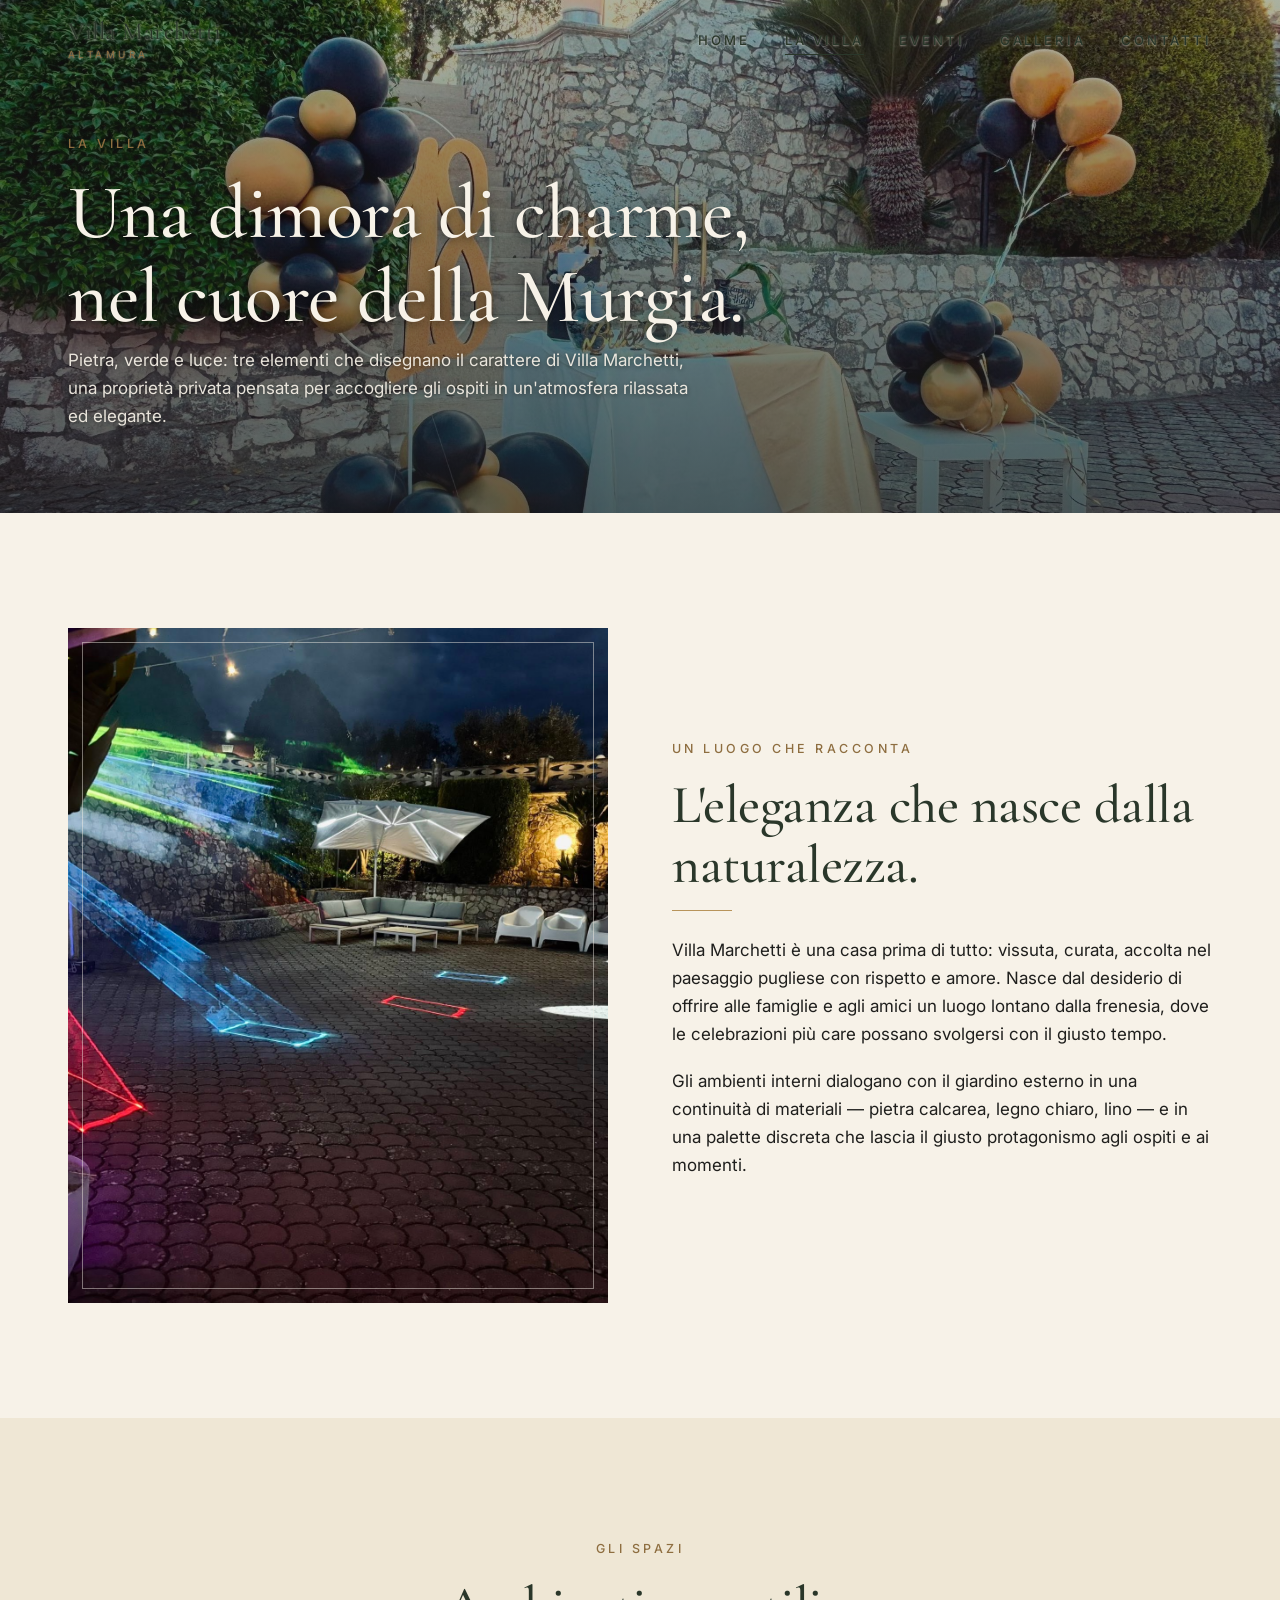
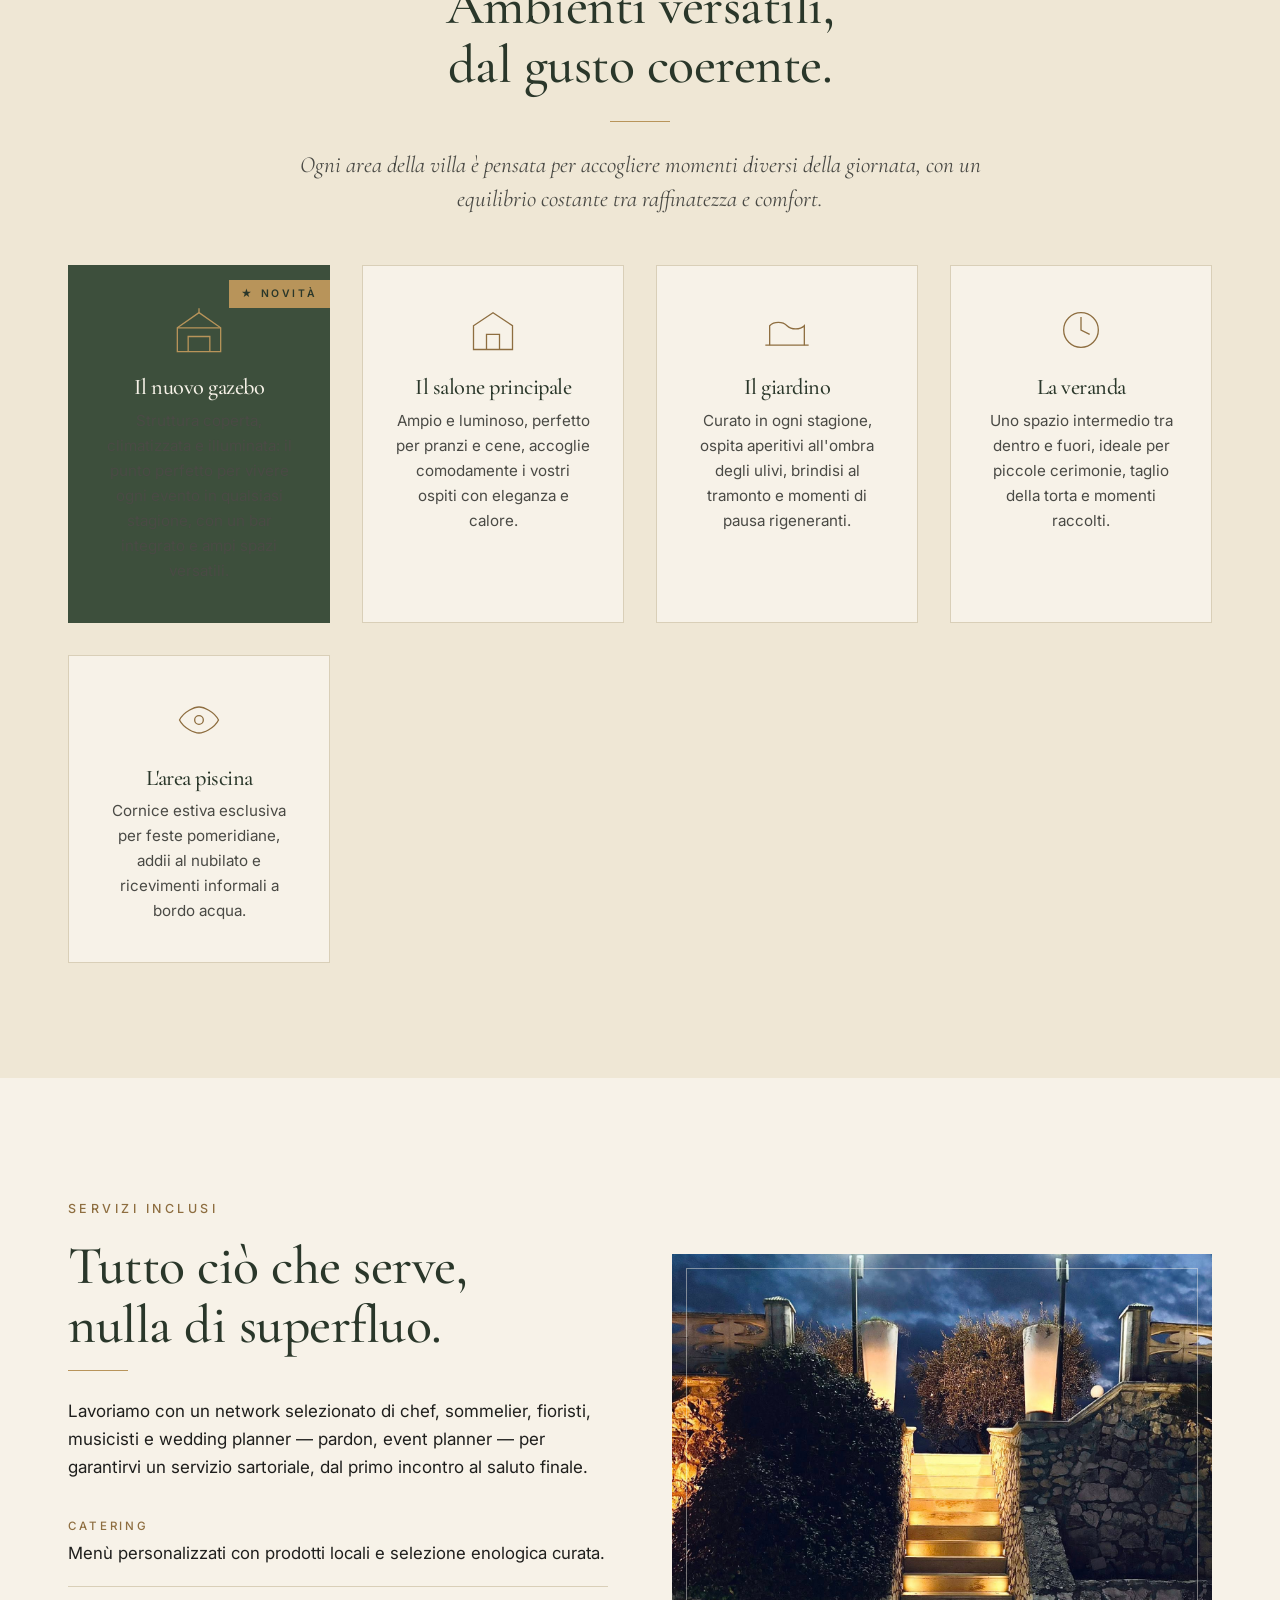
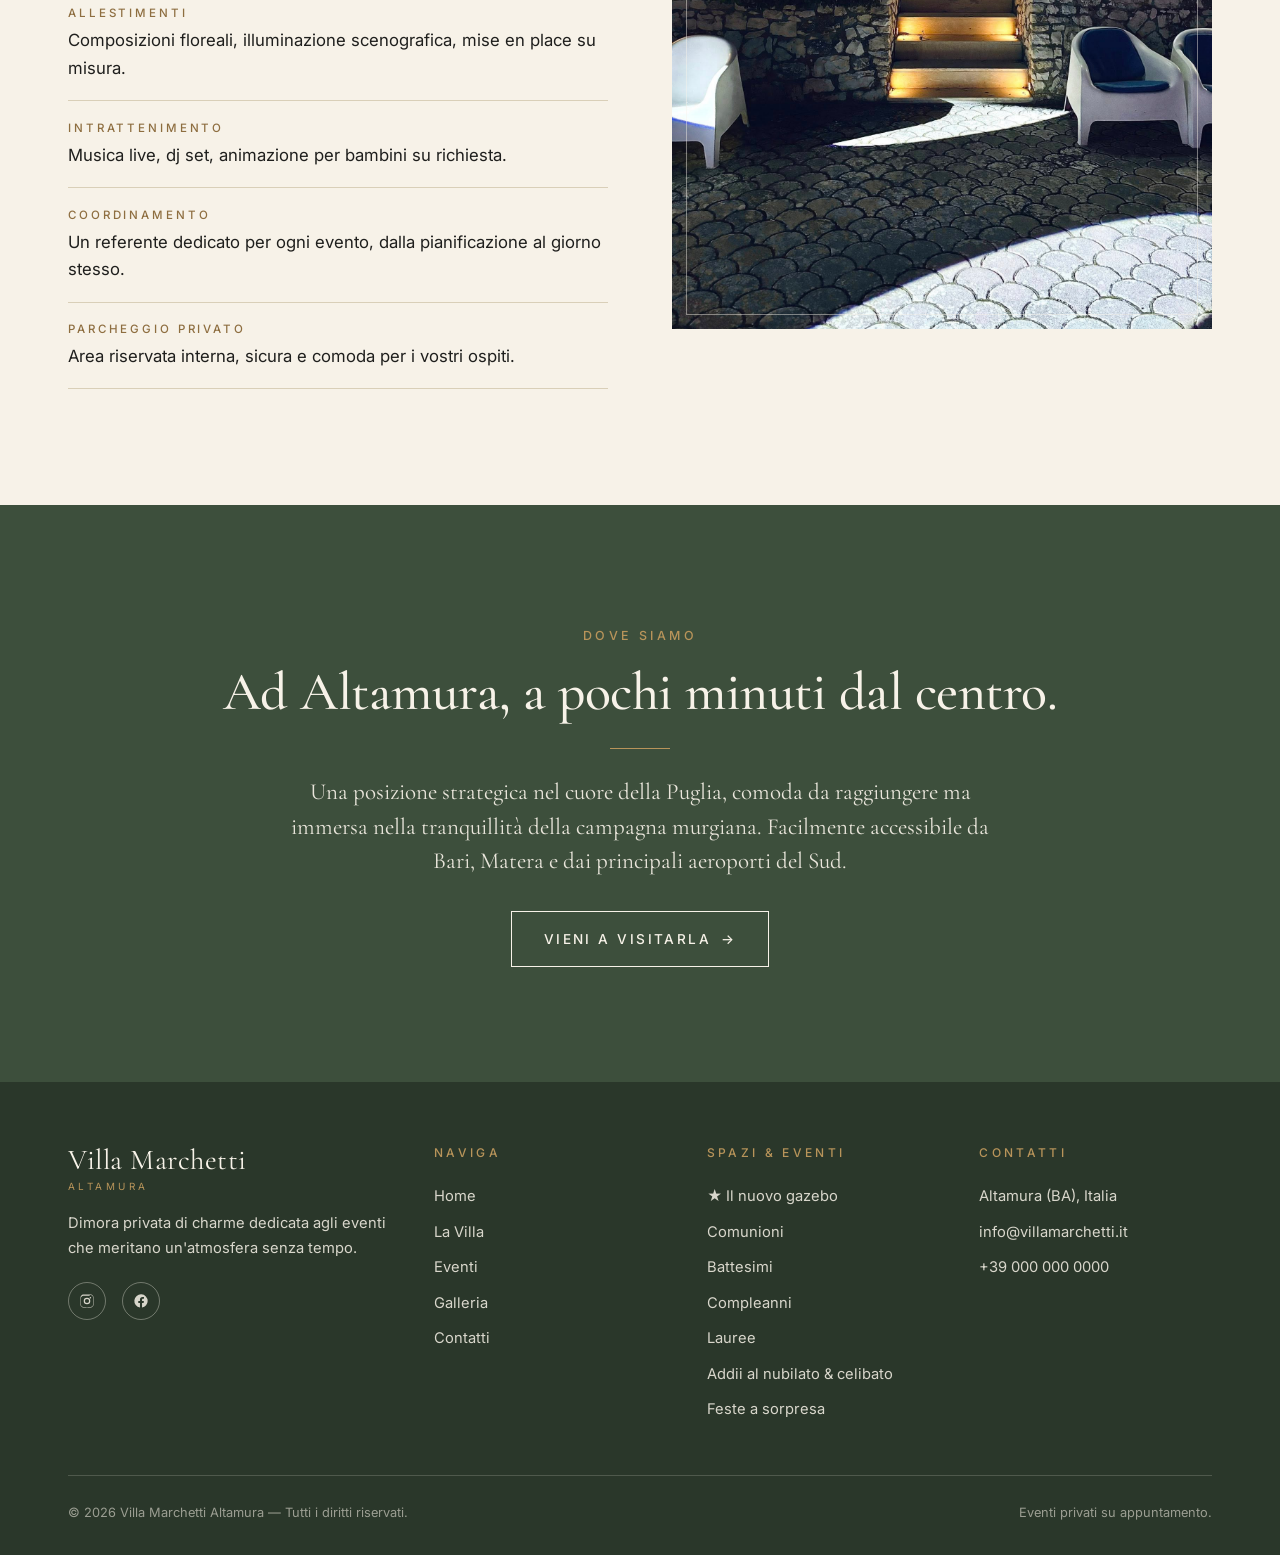
<file: la-villa.html>
<!doctype html>
<html lang="it">
<head>
  <meta charset="utf-8" />
  <meta name="viewport" content="width=device-width,initial-scale=1" />
  <title>La Villa — Villa Marchetti Altamura</title>
  <meta name="description" content="Scopri Villa Marchetti: dimora privata di charme ad Altamura, tra giardini, ulivi e ambienti dal gusto raffinato. Spazi pensati per ospitare eventi indimenticabili.">
  <meta name="theme-color" content="#3D4F3C">
  <link rel="canonical" href="https://villamarchetti.it/la-villa.html">
  <link rel="preconnect" href="https://fonts.googleapis.com">
  <link rel="preconnect" href="https://fonts.gstatic.com" crossorigin>
  <link href="https://fonts.googleapis.com/css2?family=Cormorant+Garamond:ital,wght@0,400;0,500;0,600;1,400&family=Inter:wght@300;400;500;600&display=swap" rel="stylesheet">
  <link rel="stylesheet" href="/assets/css/style.css">
</head>
<body>

  <header class="site-header is-light">
    <div class="container nav">
      <a href="/" class="brand">Villa Marchetti<small>Altamura</small></a>
      <button class="nav-toggle" aria-label="Apri menu" aria-expanded="false">
        <span></span><span></span><span></span>
      </button>
      <nav>
        <ul class="nav-list">
          <li><a class="nav-link" href="/">Home</a></li>
          <li><a class="nav-link is-active" href="/la-villa.html">La Villa</a></li>
          <li><a class="nav-link" href="/eventi.html">Eventi</a></li>
          <li><a class="nav-link" href="/galleria.html">Galleria</a></li>
          <li><a class="nav-link" href="/contatti.html">Contatti</a></li>
        </ul>
      </nav>
    </div>
  </header>

  <!-- SUBHERO -->
  <section class="subhero">
    <div class="subhero__bg" style="background-image:url('/assets/img/hero-villa-tramonto.jpg');"></div>
    <div class="container subhero__content reveal">
      <span class="eyebrow">La Villa</span>
      <h1>Una dimora di charme,<br>nel cuore della Murgia.</h1>
      <p>Pietra, verde e luce: tre elementi che disegnano il carattere di Villa Marchetti, una proprietà privata pensata per accogliere gli ospiti in un'atmosfera rilassata ed elegante.</p>
    </div>
  </section>

  <!-- STORIA / IDENTITÀ -->
  <section class="section">
    <div class="container">
      <div class="split">
        <div class="split__media reveal" style="background-image:url('/assets/img/villa-esterno-notte.jpg');"></div>
        <div class="split__body reveal">
          <span class="eyebrow">Un luogo che racconta</span>
          <h2>L'eleganza che nasce dalla naturalezza.</h2>
          <div class="divider"></div>
          <p>Villa Marchetti è una casa prima di tutto: vissuta, curata, accolta nel paesaggio pugliese con rispetto e amore. Nasce dal desiderio di offrire alle famiglie e agli amici un luogo lontano dalla frenesia, dove le celebrazioni più care possano svolgersi con il giusto tempo.</p>
          <p>Gli ambienti interni dialogano con il giardino esterno in una continuità di materiali — pietra calcarea, legno chiaro, lino — e in una palette discreta che lascia il giusto protagonismo agli ospiti e ai momenti.</p>
        </div>
      </div>
    </div>
  </section>

  <!-- SPAZI -->
  <section class="section section--cream">
    <div class="container text-center">
      <span class="eyebrow">Gli spazi</span>
      <h2>Ambienti versatili,<br>dal gusto coerente.</h2>
      <div class="divider"></div>
      <p class="lead" style="max-width:720px;margin:0 auto;">Ogni area della villa è pensata per accogliere momenti diversi della giornata, con un equilibrio costante tra raffinatezza e comfort.</p>

      <div class="grid-events">
        <article class="event-card event-card--highlight reveal">
          <span class="event-card__badge">★ Novità</span>
          <div class="event-card__icon">
            <svg viewBox="0 0 48 48"><path d="M4 22 24 8l20 14v22H4z"/><path d="M4 22h40"/><path d="M14 44V30h20v14"/><path d="M24 8V4"/></svg>
          </div>
          <h3>Il nuovo gazebo</h3>
          <p>Struttura coperta, climatizzata e illuminata: il punto perfetto per vivere ogni evento in qualsiasi stagione, con un bar integrato e ampi spazi versatili.</p>
        </article>

        <article class="event-card reveal">
          <div class="event-card__icon">
            <svg viewBox="0 0 48 48"><path d="M6 20l18-12 18 12v22H6z"/><path d="M18 42V28h12v14"/></svg>
          </div>
          <h3>Il salone principale</h3>
          <p>Ampio e luminoso, perfetto per pranzi e cene, accoglie comodamente i vostri ospiti con eleganza e calore.</p>
        </article>

        <article class="event-card reveal">
          <div class="event-card__icon">
            <svg viewBox="0 0 48 48"><path d="M4 38h40"/><path d="M8 38V20c4-4 12-4 16 0s12 4 16 0v18"/></svg>
          </div>
          <h3>Il giardino</h3>
          <p>Curato in ogni stagione, ospita aperitivi all'ombra degli ulivi, brindisi al tramonto e momenti di pausa rigeneranti.</p>
        </article>

        <article class="event-card reveal">
          <div class="event-card__icon">
            <svg viewBox="0 0 48 48"><circle cx="24" cy="24" r="16"/><path d="M24 12v12l8 4"/></svg>
          </div>
          <h3>La veranda</h3>
          <p>Uno spazio intermedio tra dentro e fuori, ideale per piccole cerimonie, taglio della torta e momenti raccolti.</p>
        </article>

        <article class="event-card reveal">
          <div class="event-card__icon">
            <svg viewBox="0 0 48 48"><path d="M6 24c4-8 14-12 18-12s14 4 18 12c-4 8-14 12-18 12s-14-4-18-12z"/><circle cx="24" cy="24" r="4"/></svg>
          </div>
          <h3>L'area piscina</h3>
          <p>Cornice estiva esclusiva per feste pomeridiane, addii al nubilato e ricevimenti informali a bordo acqua.</p>
        </article>
      </div>
    </div>
  </section>

  <!-- SERVIZI / CARATTERISTICHE -->
  <section class="section">
    <div class="container">
      <div class="split split--reverse">
        <div class="split__media reveal" style="background-image:url('/assets/img/villa-scalinata-sera.jpg');"></div>
        <div class="split__body reveal">
          <span class="eyebrow">Servizi inclusi</span>
          <h2>Tutto ciò che serve,<br>nulla di superfluo.</h2>
          <div class="divider"></div>
          <p>Lavoriamo con un network selezionato di chef, sommelier, fioristi, musicisti e wedding planner — pardon, event planner — per garantirvi un servizio sartoriale, dal primo incontro al saluto finale.</p>
          <ul class="info-list" style="margin-top:1rem;">
            <li><strong>Catering</strong><span>Menù personalizzati con prodotti locali e selezione enologica curata.</span></li>
            <li><strong>Allestimenti</strong><span>Composizioni floreali, illuminazione scenografica, mise en place su misura.</span></li>
            <li><strong>Intrattenimento</strong><span>Musica live, dj set, animazione per bambini su richiesta.</span></li>
            <li><strong>Coordinamento</strong><span>Un referente dedicato per ogni evento, dalla pianificazione al giorno stesso.</span></li>
            <li><strong>Parcheggio privato</strong><span>Area riservata interna, sicura e comoda per i vostri ospiti.</span></li>
          </ul>
        </div>
      </div>
    </div>
  </section>

  <!-- POSIZIONE -->
  <section class="section section--olive text-center">
    <div class="container">
      <span class="eyebrow">Dove siamo</span>
      <h2>Ad Altamura, a pochi minuti dal centro.</h2>
      <div class="divider"></div>
      <p class="lead" style="max-width:720px;margin:0 auto;color:rgba(247,242,232,.92);font-style:normal;">Una posizione strategica nel cuore della Puglia, comoda da raggiungere ma immersa nella tranquillità della campagna murgiana. Facilmente accessibile da Bari, Matera e dai principali aeroporti del Sud.</p>
      <a href="/contatti.html" class="btn btn--ghost-light" style="margin-top:2rem;">Vieni a visitarla <span class="arrow">→</span></a>
    </div>
  </section>

  <!-- FOOTER -->
  <footer class="site-footer">
    <div class="container">
      <div class="footer-grid">
        <div>
          <a href="/" class="brand">Villa Marchetti<small>Altamura</small></a>
          <p style="margin-top:1.2rem;max-width:320px;">Dimora privata di charme dedicata agli eventi che meritano un'atmosfera senza tempo.</p>
          <ul class="socials" aria-label="Profili social">
            <li><a href="https://www.instagram.com/villa_marchetti_altamura/" target="_blank" rel="noopener" aria-label="Instagram"><svg viewBox="0 0 24 24"><path d="M12 2.2c3.2 0 3.6 0 4.85.07 1.17.05 1.8.25 2.23.42.56.22.96.48 1.38.9.42.42.68.82.9 1.38.17.42.37 1.06.42 2.23.06 1.25.07 1.63.07 4.8s0 3.55-.07 4.8c-.05 1.17-.25 1.8-.42 2.23-.22.56-.48.96-.9 1.38-.42.42-.82.68-1.38.9-.42.17-1.06.37-2.23.42-1.25.06-1.63.07-4.85.07s-3.6 0-4.85-.07c-1.17-.05-1.8-.25-2.23-.42a3.7 3.7 0 0 1-1.38-.9 3.7 3.7 0 0 1-.9-1.38c-.17-.42-.37-1.06-.42-2.23C2.21 15.55 2.2 15.17 2.2 12s0-3.55.07-4.8c.05-1.17.25-1.8.42-2.23.22-.56.48-.96.9-1.38.42-.42.82-.68 1.38-.9.42-.17 1.06-.37 2.23-.42C8.45 2.21 8.83 2.2 12 2.2zm0 1.8c-3.15 0-3.5 0-4.74.07-1.04.05-1.6.22-1.98.36-.5.2-.86.43-1.24.81a3.3 3.3 0 0 0-.81 1.24c-.14.38-.31.94-.36 1.98C2.8 8.5 2.8 8.85 2.8 12s0 3.5.07 4.74c.05 1.04.22 1.6.36 1.98.2.5.43.86.81 1.24.38.38.74.61 1.24.81.38.14.94.31 1.98.36C8.5 21.2 8.85 21.2 12 21.2s3.5 0 4.74-.07c1.04-.05 1.6-.22 1.98-.36.5-.2.86-.43 1.24-.81.38-.38.61-.74.81-1.24.14-.38.31-.94.36-1.98.07-1.24.07-1.59.07-4.74s0-3.5-.07-4.74c-.05-1.04-.22-1.6-.36-1.98a3.3 3.3 0 0 0-.81-1.24 3.3 3.3 0 0 0-1.24-.81c-.38-.14-.94-.31-1.98-.36C15.5 4 15.15 4 12 4zm0 3.07a4.93 4.93 0 1 1 0 9.86 4.93 4.93 0 0 1 0-9.86zm0 1.8a3.13 3.13 0 1 0 0 6.26 3.13 3.13 0 0 0 0-6.26zm5.1-3.05a1.15 1.15 0 1 1 0 2.3 1.15 1.15 0 0 1 0-2.3z"/></svg></a></li>
            <li><a href="https://www.facebook.com/profile.php?id=100035421801743" target="_blank" rel="noopener" aria-label="Facebook"><svg viewBox="0 0 24 24"><path d="M22 12a10 10 0 1 0-11.56 9.88v-6.99H7.9V12h2.54V9.8c0-2.5 1.5-3.9 3.78-3.9 1.1 0 2.24.2 2.24.2v2.46h-1.26c-1.24 0-1.63.77-1.63 1.56V12h2.78l-.44 2.89h-2.34v6.99A10 10 0 0 0 22 12z"/></svg></a></li>
          </ul>
        </div>
        <div>
          <h4>Naviga</h4>
          <ul>
            <li><a href="/">Home</a></li>
            <li><a href="/la-villa.html">La Villa</a></li>
            <li><a href="/eventi.html">Eventi</a></li>
            <li><a href="/galleria.html">Galleria</a></li>
            <li><a href="/contatti.html">Contatti</a></li>
          </ul>
        </div>
        <div>
          <h4>Spazi &amp; eventi</h4>
          <ul>
            <li><a href="/#gazebo">★ Il nuovo gazebo</a></li>
            <li>Comunioni</li>
            <li>Battesimi</li>
            <li>Compleanni</li>
            <li>Lauree</li>
            <li>Addii al nubilato &amp; celibato</li>
            <li>Feste a sorpresa</li>
          </ul>
        </div>
        <div>
          <h4>Contatti</h4>
          <ul>
            <li>Altamura (BA), Italia</li>
            <li><a href="mailto:info@villamarchetti.it">info@villamarchetti.it</a></li>
            <li><a href="tel:+390000000000">+39 000 000 0000</a></li>
          </ul>
        </div>
      </div>
      <div class="footer-bottom">
        <span>© <span id="year"></span> Villa Marchetti Altamura — Tutti i diritti riservati.</span>
        <span>Eventi privati su appuntamento.</span>
      </div>
    </div>
  </footer>

  <script src="/assets/js/main.js" defer></script>
</body>
</html>
</file>
<file: assets/css/style.css>
/* =====================================================
   Villa Marchetti — Foglio di stile globale
   Palette: crema, verde oliva profondo, ottone, antracite
   Font:    Cormorant Garamond (titoli) + Inter (testo)
   ===================================================== */

:root {
  --color-bg:        #F7F2E8;   /* crema */
  --color-bg-alt:    #EFE7D5;   /* sabbia */
  --color-ink:       #1F1F1D;   /* antracite */
  --color-ink-soft:  #4A4A45;
  --color-olive:     #3D4F3C;   /* verde oliva profondo */
  --color-olive-dk:  #2A372A;
  --color-brass:     #B8945A;   /* ottone */
  --color-brass-dk:  #8E6E40;
  --color-line:      #D9CFB8;

  --font-serif: 'Cormorant Garamond', 'Times New Roman', serif;
  --font-sans:  'Inter', -apple-system, BlinkMacSystemFont, 'Helvetica Neue', Arial, sans-serif;

  --maxw: 1240px;
  --gutter: clamp(1.25rem, 4vw, 3rem);

  --t-fast: 220ms cubic-bezier(.4,0,.2,1);
  --t-slow: 600ms cubic-bezier(.22,.61,.36,1);
}

/* -----  Reset minimale  ----- */
*, *::before, *::after { box-sizing: border-box; }
html { scroll-behavior: smooth; -webkit-text-size-adjust: 100%; }
body {
  margin: 0;
  font-family: var(--font-sans);
  color: var(--color-ink);
  background: var(--color-bg);
  line-height: 1.65;
  font-size: 17px;
  -webkit-font-smoothing: antialiased;
  -moz-osx-font-smoothing: grayscale;
}
img { max-width: 100%; height: auto; display: block; }
a { color: inherit; text-decoration: none; transition: color var(--t-fast); }
a:hover { color: var(--color-brass-dk); }
button { font-family: inherit; cursor: pointer; border: 0; background: none; }
::selection { background: var(--color-olive); color: var(--color-bg); }

/* -----  Tipografia  ----- */
h1, h2, h3, h4 {
  font-family: var(--font-serif);
  font-weight: 500;
  color: var(--color-olive-dk);
  line-height: 1.1;
  margin: 0 0 .5em;
  letter-spacing: -.5px;
}
h1 { font-size: clamp(2.6rem, 6vw, 5rem); }
h2 { font-size: clamp(2rem, 4.2vw, 3.4rem); }
h3 { font-size: clamp(1.4rem, 2.2vw, 1.9rem); }
p  { margin: 0 0 1.1em; }
.eyebrow {
  font-family: var(--font-sans);
  font-size: .78rem;
  font-weight: 500;
  letter-spacing: .28em;
  text-transform: uppercase;
  color: var(--color-brass-dk);
  margin-bottom: 1rem;
  display: inline-block;
}
.lead {
  font-family: var(--font-serif);
  font-size: clamp(1.2rem, 1.8vw, 1.55rem);
  line-height: 1.5;
  color: var(--color-ink-soft);
  font-style: italic;
}

/* -----  Layout  ----- */
.container {
  width: 100%;
  max-width: var(--maxw);
  margin: 0 auto;
  padding: 0 var(--gutter);
}
.section { padding: clamp(4rem, 9vw, 7.5rem) 0; }
.section--tight { padding: clamp(3rem, 6vw, 5rem) 0; }
.section--olive { background: var(--color-olive); color: var(--color-bg); }
.section--olive h1, .section--olive h2, .section--olive h3 { color: var(--color-bg); }
.section--olive .eyebrow { color: var(--color-brass); }
.section--cream { background: var(--color-bg-alt); }
.divider {
  width: 60px; height: 1px; background: var(--color-brass);
  margin: 1.4rem 0 1.6rem;
}
.text-center { text-align: center; }
.text-center .divider { margin-left: auto; margin-right: auto; }

/* -----  Pulsanti  ----- */
.btn {
  display: inline-flex;
  align-items: center;
  gap: .6rem;
  padding: 1rem 2rem;
  font-family: var(--font-sans);
  font-size: .85rem;
  letter-spacing: .18em;
  text-transform: uppercase;
  font-weight: 500;
  border: 1px solid currentColor;
  transition: background var(--t-fast), color var(--t-fast), border-color var(--t-fast), transform var(--t-fast);
}
.btn:hover { transform: translateY(-1px); }
.btn--primary {
  background: var(--color-olive);
  color: var(--color-bg);
  border-color: var(--color-olive);
}
.btn--primary:hover { background: var(--color-olive-dk); border-color: var(--color-olive-dk); color: var(--color-bg); }
.btn--outline {
  background: transparent;
  color: var(--color-olive);
  border-color: var(--color-olive);
}
.btn--outline:hover { background: var(--color-olive); color: var(--color-bg); }
.btn--ghost-light {
  color: var(--color-bg);
  border-color: var(--color-bg);
}
.btn--ghost-light:hover { background: var(--color-bg); color: var(--color-olive-dk); }
.btn .arrow { transition: transform var(--t-fast); }
.btn:hover .arrow { transform: translateX(4px); }

/* -----  Header / Navigazione  ----- */
.site-header {
  position: fixed;
  top: 0; left: 0; right: 0;
  z-index: 50;
  padding: 1.2rem 0;
  transition: background var(--t-fast), padding var(--t-fast), box-shadow var(--t-fast);
}
.site-header.is-scrolled {
  background: rgba(247, 242, 232, .96);
  backdrop-filter: blur(8px);
  -webkit-backdrop-filter: blur(8px);
  padding: .7rem 0;
  box-shadow: 0 1px 0 var(--color-line);
}
.nav {
  display: flex;
  align-items: center;
  justify-content: space-between;
  gap: 2rem;
}
.brand {
  font-family: var(--font-serif);
  font-size: 1.55rem;
  color: var(--color-olive-dk);
  letter-spacing: .5px;
  line-height: 1;
}
.brand small {
  display: block;
  font-family: var(--font-sans);
  font-size: .62rem;
  letter-spacing: .35em;
  text-transform: uppercase;
  color: var(--color-brass-dk);
  margin-top: .35rem;
}
.site-header:not(.is-scrolled) .brand,
.site-header:not(.is-scrolled) .nav-link { color: var(--color-bg); }
.site-header:not(.is-scrolled) .brand small { color: var(--color-brass); }
.site-header:not(.is-scrolled) .brand,
.site-header:not(.is-scrolled) .brand small,
.site-header:not(.is-scrolled) .nav-link {
  text-shadow: 0 1px 3px rgba(0,0,0,.35), 0 2px 12px rgba(0,0,0,.25);
}
.site-header.is-light:not(.is-scrolled) .brand,
.site-header.is-light:not(.is-scrolled) .nav-link { color: var(--color-olive-dk); }
.site-header.is-light:not(.is-scrolled) .brand small { color: var(--color-brass-dk); }
.site-header.is-light:not(.is-scrolled) .brand,
.site-header.is-light:not(.is-scrolled) .brand small,
.site-header.is-light:not(.is-scrolled) .nav-link {
  text-shadow: 0 1px 2px rgba(247,242,232,.6);
}

.nav-list {
  display: flex;
  gap: 2.2rem;
  list-style: none;
  margin: 0; padding: 0;
}
.nav-link {
  font-size: .82rem;
  letter-spacing: .22em;
  text-transform: uppercase;
  font-weight: 500;
  position: relative;
  padding: .4rem 0;
}
.nav-link::after {
  content: '';
  position: absolute;
  left: 0; bottom: 0;
  width: 0; height: 1px;
  background: currentColor;
  transition: width var(--t-fast);
}
.nav-link:hover::after, .nav-link.is-active::after { width: 100%; }

.nav-toggle {
  display: none;
  width: 36px; height: 28px;
  flex-direction: column;
  justify-content: space-between;
  align-items: stretch;
}
.nav-toggle span {
  display: block; height: 1.5px; background: currentColor;
  transition: transform var(--t-fast), opacity var(--t-fast);
}
.nav-toggle.is-open span:nth-child(1) { transform: translateY(13px) rotate(45deg); }
.nav-toggle.is-open span:nth-child(2) { opacity: 0; }
.nav-toggle.is-open span:nth-child(3) { transform: translateY(-13px) rotate(-45deg); }

/* -----  Hero  ----- */
.hero {
  position: relative;
  min-height: 100vh;
  min-height: 100svh; /* mobile: tiene conto della browser chrome */
  display: flex;
  align-items: center;
  color: var(--color-bg);
  overflow: hidden;
}
.hero__bg {
  position: absolute; inset: 0;
  background-size: cover;
  background-position: center;
  z-index: 0;
}
.hero__bg::after {
  content: '';
  position: absolute; inset: 0;
  background: linear-gradient(180deg, rgba(31,31,29,.45) 0%, rgba(31,31,29,.55) 60%, rgba(31,31,29,.75) 100%);
}
.hero__content {
  position: relative;
  z-index: 1;
  max-width: 820px;
  padding-top: 6rem;
}
.hero h1 {
  color: var(--color-bg);
  margin-bottom: 1.2rem;
  text-shadow: 0 2px 8px rgba(0,0,0,.45), 0 4px 24px rgba(0,0,0,.3);
}
.hero .lead {
  color: rgba(247,242,232,.95);
  font-style: normal;
  text-shadow: 0 1px 4px rgba(0,0,0,.45), 0 2px 12px rgba(0,0,0,.25);
}
.hero .eyebrow:not(.eyebrow--badge) {
  text-shadow: 0 1px 3px rgba(0,0,0,.4);
}
.hero__actions {
  margin-top: 2rem;
  display: flex;
  gap: 1rem;
  flex-wrap: wrap;
}
.hero__scroll {
  position: absolute;
  bottom: 2rem; left: 50%;
  transform: translateX(-50%);
  z-index: 2;
  font-size: .7rem;
  letter-spacing: .35em;
  text-transform: uppercase;
  color: rgba(247,242,232,.8);
  text-align: center;
}
.hero__scroll::after {
  content: '';
  display: block;
  width: 1px; height: 40px;
  background: rgba(247,242,232,.6);
  margin: .8rem auto 0;
  animation: scrollLine 2.4s ease-in-out infinite;
  transform-origin: top;
}
@keyframes scrollLine {
  0%, 100% { transform: scaleY(.3); opacity: .4; }
  50%      { transform: scaleY(1);  opacity: 1;  }
}

/* -----  Hero compatto (pagine interne)  ----- */
.subhero {
  position: relative;
  min-height: 56vh;
  display: flex;
  align-items: flex-end;
  color: var(--color-bg);
  padding-bottom: clamp(2rem, 5vw, 4rem);
  overflow: hidden;
}
.subhero__bg { position: absolute; inset: 0; background-size: cover; background-position: center; z-index: 0; }
.subhero__bg::after {
  content: ''; position: absolute; inset: 0;
  background: linear-gradient(180deg, rgba(31,31,29,.35) 0%, rgba(31,31,29,.7) 100%);
}
.subhero__content { position: relative; z-index: 1; padding-top: 8rem; }
.subhero h1 {
  color: var(--color-bg);
  margin-bottom: .4rem;
  text-shadow: 0 2px 8px rgba(0,0,0,.45), 0 4px 24px rgba(0,0,0,.3);
}
.subhero p {
  color: rgba(247,242,232,.92);
  max-width: 640px;
  text-shadow: 0 1px 4px rgba(0,0,0,.45);
}
.subhero .eyebrow { text-shadow: 0 1px 3px rgba(0,0,0,.4); }

/* -----  Griglia eventi (card)  ----- */
.grid-events {
  display: grid;
  grid-template-columns: repeat(auto-fit, minmax(260px, 1fr));
  gap: 2rem;
  margin-top: 3rem;
}
.event-card {
  background: var(--color-bg);
  padding: 2.4rem 2rem;
  border: 1px solid var(--color-line);
  text-align: center;
  transition: transform var(--t-fast), box-shadow var(--t-fast), border-color var(--t-fast);
}
.event-card:hover {
  transform: translateY(-4px);
  box-shadow: 0 20px 40px -20px rgba(31,31,29,.18);
  border-color: var(--color-brass);
}
.event-card__icon {
  width: 52px; height: 52px;
  margin: 0 auto 1.2rem;
  color: var(--color-brass-dk);
}
.event-card--highlight {
  background: var(--color-olive);
  color: var(--color-bg);
  border-color: var(--color-olive);
  position: relative;
}
.event-card--highlight h3 { color: var(--color-bg); }
.event-card--highlight p { color: rgba(247,242,232,.85); }
.event-card--highlight .event-card__icon { color: var(--color-brass); }
.event-card--highlight:hover { border-color: var(--color-brass); }
.event-card__badge {
  position: absolute;
  top: 14px;
  right: -1px;
  background: var(--color-brass);
  color: var(--color-olive-dk);
  font-family: var(--font-sans);
  font-size: .65rem;
  letter-spacing: .25em;
  font-weight: 600;
  padding: .35rem .8rem;
  text-transform: uppercase;
}
.event-card__icon svg { width: 100%; height: 100%; stroke: currentColor; fill: none; stroke-width: 1.2; }
.event-card h3 { font-size: 1.4rem; margin-bottom: .5rem; }
.event-card p { font-size: .95rem; color: var(--color-ink-soft); margin: 0; }

/* -----  Sezione split (immagine + testo)  ----- */
.split {
  display: grid;
  grid-template-columns: 1fr 1fr;
  gap: clamp(2rem, 5vw, 5rem);
  align-items: center;
}
.split--reverse .split__media { order: 2; }
.split__media {
  position: relative;
  aspect-ratio: 4/5;
  background-size: cover;
  background-position: center;
  overflow: hidden;
}
.split__media::before {
  content: '';
  position: absolute;
  inset: 14px;
  border: 1px solid rgba(247,242,232,.45);
  pointer-events: none;
}
.split__body h2 { margin-bottom: 1rem; }
.split__body .divider { margin-top: 0; }
@media (max-width: 820px) {
  .split { grid-template-columns: 1fr; }
  .split--reverse .split__media { order: 0; }
  .split__media { aspect-ratio: 4/3; }
}

/* -----  Quote / Pull-quote  ----- */
.quote {
  text-align: center;
  max-width: 820px;
  margin: 0 auto;
  font-family: var(--font-serif);
  font-style: italic;
  font-size: clamp(1.4rem, 2.4vw, 2rem);
  line-height: 1.4;
  color: var(--color-ink-soft);
}
.section--olive .quote { color: var(--color-bg); }
.quote::before, .quote::after {
  content: '"';
  font-size: 1.2em;
  color: var(--color-brass);
  display: inline-block;
  transform: translateY(.15em);
  margin: 0 .15em;
}

/* -----  Galleria  ----- */
.gallery {
  display: grid;
  grid-template-columns: repeat(3, 1fr);
  gap: 1rem;
  margin-top: 2.5rem;
}
.gallery__item {
  position: relative;
  aspect-ratio: 1;
  background-size: cover;
  background-position: center;
  overflow: hidden;
  cursor: pointer;
}
.gallery__item::after {
  content: '';
  position: absolute; inset: 0;
  background: rgba(31,31,29,0);
  transition: background var(--t-fast);
}
.gallery__item:hover::after { background: rgba(31,31,29,.18); }
.gallery__item--wide  { grid-column: span 2; }
.gallery__item--tall  { grid-row: span 2; aspect-ratio: 1/2; }
@media (max-width: 820px) {
  .gallery { grid-template-columns: repeat(2, 1fr); }
  .gallery__item--wide, .gallery__item--tall { grid-column: auto; grid-row: auto; aspect-ratio: 1; }
}

/* -----  Lista servizi (eventi page)  ----- */
.event-detail {
  display: grid;
  grid-template-columns: 1fr 1fr;
  gap: clamp(2rem, 5vw, 5rem);
  align-items: center;
  padding: clamp(3rem, 6vw, 5rem) 0;
  border-bottom: 1px solid var(--color-line);
}
.event-detail:last-child { border-bottom: 0; }
.event-detail--reverse .event-detail__media { order: 2; }
.event-detail__media {
  aspect-ratio: 5/4;
  background-size: cover;
  background-position: center;
}
.event-detail h3 { font-size: clamp(1.8rem, 3vw, 2.4rem); }
.event-detail ul {
  list-style: none;
  padding: 0;
  margin: 1.4rem 0 0;
}
.event-detail li {
  position: relative;
  padding: .5rem 0 .5rem 1.6rem;
  color: var(--color-ink-soft);
  border-bottom: 1px solid var(--color-line);
}
.event-detail li:last-child { border-bottom: 0; }
.event-detail li::before {
  content: '';
  position: absolute;
  left: 0; top: 1.1rem;
  width: 8px; height: 1px;
  background: var(--color-brass);
}
@media (max-width: 820px) {
  .event-detail { grid-template-columns: 1fr; }
  .event-detail--reverse .event-detail__media { order: 0; }
}

/* -----  Form contatti  ----- */
.contact-grid {
  display: grid;
  grid-template-columns: 1fr 1.2fr;
  gap: clamp(2rem, 5vw, 4rem);
}
@media (max-width: 820px) { .contact-grid { grid-template-columns: 1fr; } }

.info-list {
  list-style: none;
  padding: 0; margin: 2rem 0 0;
}
.info-list li {
  padding: 1.1rem 0;
  border-bottom: 1px solid var(--color-line);
  display: flex;
  flex-direction: column;
  gap: .25rem;
}
.info-list strong {
  font-family: var(--font-sans);
  font-size: .72rem;
  letter-spacing: .25em;
  text-transform: uppercase;
  color: var(--color-brass-dk);
  font-weight: 500;
}
.info-list a, .info-list span { font-size: 1.05rem; color: var(--color-ink); }

.form {
  display: grid;
  gap: 1.2rem;
}
.form__row {
  display: grid;
  grid-template-columns: 1fr 1fr;
  gap: 1.2rem;
}
@media (max-width: 560px) { .form__row { grid-template-columns: 1fr; } }
.form label {
  font-size: .72rem;
  letter-spacing: .22em;
  text-transform: uppercase;
  color: var(--color-ink-soft);
  font-weight: 500;
  margin-bottom: .4rem;
  display: block;
}
.form input, .form select, .form textarea {
  width: 100%;
  padding: .95rem 1rem;
  border: 1px solid var(--color-line);
  background: var(--color-bg);
  font-family: inherit;
  font-size: 1rem;
  color: var(--color-ink);
  transition: border-color var(--t-fast), background var(--t-fast);
}
.form input:focus, .form select:focus, .form textarea:focus {
  outline: none;
  border-color: var(--color-olive);
  background: #fff;
}
.form textarea { min-height: 140px; resize: vertical; }
.form .btn { justify-content: center; }

/* -----  Footer  ----- */
.site-footer {
  background: var(--color-olive-dk);
  color: rgba(247,242,232,.85);
  padding: 4rem 0 2rem;
  font-size: .92rem;
}
.footer-grid {
  display: grid;
  grid-template-columns: 1.4fr 1fr 1fr 1fr;
  gap: 2.5rem;
  margin-bottom: 3rem;
}
@media (max-width: 820px) { .footer-grid { grid-template-columns: 1fr 1fr; } }
@media (max-width: 520px) { .footer-grid { grid-template-columns: 1fr; } }
.footer-grid h4 {
  color: var(--color-brass);
  font-family: var(--font-sans);
  font-size: .75rem;
  letter-spacing: .28em;
  text-transform: uppercase;
  margin-bottom: 1.2rem;
}
.footer-grid ul { list-style: none; padding: 0; margin: 0; }
.footer-grid li { padding: .35rem 0; }
.footer-grid .brand { color: var(--color-bg); font-size: 1.8rem; }
.footer-grid .brand small { color: var(--color-brass); }
.footer-bottom {
  padding-top: 1.6rem;
  border-top: 1px solid rgba(247,242,232,.18);
  display: flex;
  justify-content: space-between;
  flex-wrap: wrap;
  gap: 1rem;
  font-size: .8rem;
  color: rgba(247,242,232,.55);
}
.socials {
  display: flex;
  gap: 1rem;
  list-style: none;
  padding: 0; margin: 1rem 0 0;
}
.socials a {
  width: 38px; height: 38px;
  border: 1px solid rgba(247,242,232,.35);
  border-radius: 50%;
  display: inline-flex;
  align-items: center;
  justify-content: center;
  transition: background var(--t-fast), border-color var(--t-fast);
}
.socials a:hover { background: var(--color-brass); border-color: var(--color-brass); color: var(--color-olive-dk); }
.socials svg { width: 16px; height: 16px; fill: currentColor; }

/* -----  Mobile menu  ----- */
@media (max-width: 880px) {
  .nav-toggle { display: flex; }
  .nav-list {
    position: fixed;
    inset: 0;
    background: var(--color-olive-dk);
    color: var(--color-bg);
    flex-direction: column;
    align-items: center;
    justify-content: center;
    gap: 2rem;
    transform: translateY(-100%);
    transition: transform var(--t-slow);
    z-index: 40;
  }
  .nav-list.is-open { transform: translateY(0); }
  .nav-list .nav-link { color: var(--color-bg); font-size: 1rem; }
  .site-header { color: var(--color-bg); }
}

/* =====================================================
   GAZEBO — Sezione novità
   ===================================================== */
.eyebrow--badge {
  background: var(--color-brass);
  color: var(--color-olive-dk) !important;
  padding: .5rem .9rem;
  border-radius: 2px;
  display: inline-flex;
  align-items: center;
  gap: .4rem;
  font-weight: 600;
  letter-spacing: .2em;
  box-shadow: 0 4px 14px rgba(184,148,90,.35);
}
.eyebrow--accent {
  color: var(--color-brass-dk);
  font-weight: 600;
}

/* Collage 3 foto: 1 grande in alto, 2 piccole in basso, riempie tutta l'altezza del testo accanto */
.gazebo-section .split { align-items: stretch; }

.gazebo-collage {
  display: grid;
  grid-template-columns: 1fr 1fr;
  grid-template-rows: minmax(280px, 2fr) minmax(180px, 1fr);
  gap: 12px;
  min-height: 100%;
}
.gazebo-collage__main {
  grid-column: 1 / -1;
  background-size: cover;
  background-position: center;
  position: relative;
  overflow: hidden;
}
.gazebo-collage__main::before {
  content: '';
  position: absolute;
  inset: 14px;
  border: 1px solid rgba(247,242,232,.45);
  pointer-events: none;
  z-index: 1;
}
.gazebo-collage__main::after {
  content: 'NOVITÀ';
  position: absolute;
  top: 20px;
  right: -1px;
  background: var(--color-brass);
  color: var(--color-olive-dk);
  padding: .55rem 1.1rem;
  font-family: var(--font-sans);
  font-size: .7rem;
  letter-spacing: .25em;
  font-weight: 600;
  z-index: 2;
  box-shadow: 0 6px 18px rgba(0,0,0,.25);
}
.gazebo-collage__small {
  background-size: cover;
  background-position: center;
  transition: transform var(--t-fast);
}
.gazebo-collage__small:hover { transform: scale(1.02); }

@media (max-width: 820px) {
  .gazebo-collage {
    grid-template-rows: minmax(240px, auto) minmax(140px, auto);
  }
}

.gazebo-perks {
  list-style: none;
  padding: 0;
  margin: 1.5rem 0 0;
  display: grid;
  gap: 1rem;
}
.gazebo-perks li {
  display: flex;
  gap: 1rem;
  align-items: flex-start;
  padding: 1rem 0;
  border-top: 1px solid var(--color-line);
}
.gazebo-perks li:last-child { border-bottom: 1px solid var(--color-line); }
.gazebo-perks__icon {
  flex-shrink: 0;
  width: 42px; height: 42px;
  border-radius: 50%;
  background: var(--color-bg);
  border: 1px solid var(--color-brass);
  color: var(--color-brass-dk);
  display: inline-flex;
  align-items: center;
  justify-content: center;
}
.gazebo-perks__icon svg { width: 20px; height: 20px; }
.gazebo-perks strong {
  display: block;
  font-family: var(--font-serif);
  font-size: 1.15rem;
  font-weight: 500;
  color: var(--color-olive-dk);
  margin-bottom: .15rem;
  font-style: normal;
}
.gazebo-perks div { font-size: .95rem; color: var(--color-ink-soft); line-height: 1.5; }

/* =====================================================
   PERCHÉ SCEGLIERCI — Vantaggi
   ===================================================== */
.benefits {
  display: grid;
  grid-template-columns: repeat(auto-fit, minmax(240px, 1fr));
  gap: 1px;
  background: var(--color-line);
  margin-top: 3rem;
  border: 1px solid var(--color-line);
}
.benefit {
  background: var(--color-bg);
  padding: 2.5rem 2rem;
  text-align: left;
  transition: background var(--t-fast);
}
.benefit:hover { background: var(--color-bg-alt); }
.benefit__num {
  display: inline-block;
  font-family: var(--font-serif);
  font-size: 1.1rem;
  color: var(--color-brass-dk);
  letter-spacing: .15em;
  margin-bottom: .8rem;
}
.benefit h3 {
  font-size: 1.25rem;
  margin-bottom: .6rem;
  line-height: 1.25;
}
.benefit p {
  font-size: .95rem;
  color: var(--color-ink-soft);
  margin: 0;
  line-height: 1.6;
}
.section--olive .benefits { background: rgba(247,242,232,.12); border-color: rgba(247,242,232,.12); }
.section--olive .benefit { background: var(--color-olive); color: var(--color-bg); }
.section--olive .benefit:hover { background: var(--color-olive-dk); }
.section--olive .benefit h3 { color: var(--color-bg); }
.section--olive .benefit p { color: rgba(247,242,232,.78); }
.section--olive .benefit__num { color: var(--color-brass); }

/* =====================================================
   RECENSIONI — Testimonianze clienti
   ===================================================== */
.reviews-grid {
  display: grid;
  grid-template-columns: repeat(3, 1fr);
  gap: 1.5rem;
  margin-top: 3rem;
}
@media (max-width: 980px) { .reviews-grid { grid-template-columns: repeat(2, 1fr); } }
@media (max-width: 620px) { .reviews-grid { grid-template-columns: 1fr; } }

.review-card {
  background: var(--color-bg);
  border: 1px solid var(--color-line);
  padding: 2rem 1.8rem;
  display: flex;
  flex-direction: column;
  gap: 1rem;
  transition: transform var(--t-fast), box-shadow var(--t-fast), border-color var(--t-fast);
}
.review-card:hover {
  transform: translateY(-3px);
  box-shadow: 0 18px 36px -20px rgba(31,31,29,.18);
  border-color: var(--color-brass);
}
.review-card__stars {
  display: inline-flex;
  gap: 2px;
  color: var(--color-brass);
  font-size: 1.05rem;
  letter-spacing: 1px;
  line-height: 1;
}
.review-card__text {
  font-family: var(--font-serif);
  font-style: italic;
  font-size: 1.08rem;
  line-height: 1.55;
  color: var(--color-ink);
  margin: 0;
  flex: 1;
}
.review-card__meta {
  display: flex;
  align-items: center;
  gap: .9rem;
  padding-top: 1rem;
  border-top: 1px solid var(--color-line);
}
.review-card__avatar {
  width: 44px; height: 44px;
  border-radius: 50%;
  background: var(--color-olive);
  color: var(--color-bg);
  display: inline-flex;
  align-items: center;
  justify-content: center;
  font-family: var(--font-serif);
  font-size: 1.1rem;
  font-weight: 500;
  flex-shrink: 0;
}
.review-card__name {
  font-family: var(--font-sans);
  font-size: .95rem;
  font-weight: 500;
  color: var(--color-ink);
  line-height: 1.2;
}
.review-card__event {
  font-family: var(--font-sans);
  font-size: .72rem;
  letter-spacing: .18em;
  text-transform: uppercase;
  color: var(--color-brass-dk);
  margin-top: .25rem;
  display: block;
}

.reviews-summary {
  display: flex;
  align-items: center;
  justify-content: center;
  gap: 2rem;
  flex-wrap: wrap;
  margin-top: 2rem;
  padding-top: 2rem;
  border-top: 1px solid var(--color-line);
}
.reviews-summary__score {
  font-family: var(--font-serif);
  font-size: 3rem;
  color: var(--color-olive-dk);
  line-height: 1;
}
.reviews-summary__score small {
  font-size: 1.1rem;
  color: var(--color-ink-soft);
  margin-left: .2em;
}
.reviews-summary__stars {
  color: var(--color-brass);
  font-size: 1.4rem;
  letter-spacing: 2px;
}
.reviews-summary__label {
  font-size: .85rem;
  letter-spacing: .15em;
  text-transform: uppercase;
  color: var(--color-ink-soft);
}

/* ----- Dropdown / Tendina recensioni ----- */
.reviews-toggle {
  background: var(--color-bg);
  border: 1px solid var(--color-line);
  transition: border-color var(--t-fast), box-shadow var(--t-fast);
}
.reviews-toggle:hover { border-color: var(--color-brass); }
.reviews-toggle[open] {
  box-shadow: 0 24px 60px -30px rgba(31,31,29,.18);
}

.reviews-toggle__summary {
  list-style: none;
  cursor: pointer;
  padding: clamp(2rem, 5vw, 3.5rem) clamp(1.5rem, 4vw, 3rem);
  display: flex;
  align-items: center;
  justify-content: space-between;
  gap: 1.5rem;
  position: relative;
  outline: none;
  -webkit-tap-highlight-color: transparent;
}
.reviews-toggle__summary::-webkit-details-marker { display: none; }
.reviews-toggle__summary::marker { display: none; content: ''; }
.reviews-toggle__summary:focus-visible {
  outline: 2px solid var(--color-brass);
  outline-offset: -4px;
}

.reviews-toggle__heading {
  flex: 1;
  text-align: center;
  display: flex;
  flex-direction: column;
  align-items: center;
  gap: .35rem;
}
.reviews-toggle__heading h2 {
  margin: .25rem 0 .35rem;
  font-size: clamp(1.8rem, 4vw, 2.8rem);
}
.reviews-toggle__rating {
  display: inline-flex;
  align-items: center;
  gap: .7rem;
  margin-top: .4rem;
  flex-wrap: wrap;
  justify-content: center;
}
.reviews-toggle__stars {
  color: var(--color-brass);
  font-size: 1.15rem;
  letter-spacing: 2px;
}
.reviews-toggle__count {
  font-family: var(--font-sans);
  font-size: .82rem;
  letter-spacing: .18em;
  text-transform: uppercase;
  color: var(--color-ink-soft);
  font-weight: 500;
}
.reviews-toggle__hint {
  font-family: var(--font-sans);
  font-size: .72rem;
  letter-spacing: .22em;
  text-transform: uppercase;
  color: var(--color-brass-dk);
  margin-top: .9rem;
  font-weight: 500;
}
.reviews-toggle[open] .reviews-toggle__hint::before { content: 'Chiudi · '; }
.reviews-toggle:not([open]) .reviews-toggle__hint::after { content: ' ↓'; }

.reviews-toggle__chevron {
  flex-shrink: 0;
  width: 52px; height: 52px;
  border: 1px solid var(--color-brass);
  border-radius: 50%;
  display: inline-flex;
  align-items: center;
  justify-content: center;
  color: var(--color-brass-dk);
  transition: transform .45s cubic-bezier(.22,.61,.36,1), background var(--t-fast);
}
.reviews-toggle__chevron svg { width: 20px; height: 20px; }
.reviews-toggle__summary:hover .reviews-toggle__chevron {
  background: var(--color-brass);
  color: var(--color-bg);
}
.reviews-toggle[open] .reviews-toggle__chevron { transform: rotate(180deg); }

.reviews-toggle__content {
  overflow: hidden;
  transition: height .55s cubic-bezier(.22,.61,.36,1);
}
.reviews-toggle__inner {
  padding: 0 clamp(1.5rem, 4vw, 3rem) clamp(2rem, 5vw, 3.5rem);
  border-top: 1px solid var(--color-line);
}
.reviews-toggle__intro {
  text-align: center;
  max-width: 720px;
  margin: 2.5rem auto 0;
}
.reviews-toggle__inner .reviews-grid { margin-top: 2.5rem; }
.reviews-toggle__inner .reviews-summary { margin-top: 2rem; }

@media (max-width: 640px) {
  .reviews-toggle__summary {
    flex-direction: column;
    gap: 1.2rem;
  }
  .reviews-toggle__chevron { width: 44px; height: 44px; }
  .reviews-toggle__chevron svg { width: 18px; height: 18px; }
}

/* -----  Reveal on scroll  ----- */
.reveal {
  opacity: 0;
  transform: translateY(24px);
  transition: opacity 800ms ease, transform 800ms ease;
}
.reveal.is-visible {
  opacity: 1;
  transform: none;
}

/* -----  Utility  ----- */
.mt-0 { margin-top: 0; }
.mb-0 { margin-bottom: 0; }
.sr-only {
  position: absolute; width: 1px; height: 1px;
  padding: 0; margin: -1px; overflow: hidden;
  clip: rect(0,0,0,0); white-space: nowrap; border: 0;
}

/* =====================================================
   MOBILE — Ottimizzazioni per tablet e smartphone
   ===================================================== */

/* Tablet & telefoni grandi (≤ 880px): menu mobile + tap target */
@media (max-width: 880px) {
  .nav-list .nav-link {
    padding: .9rem 2rem;
    font-size: 1.1rem;
    letter-spacing: .18em;
  }
  .nav-list .nav-link::after { display: none; }
  .nav-toggle { width: 36px; height: 28px; }

  .section { padding: clamp(3rem, 7vw, 5rem) 0; }
  .section--tight { padding: clamp(2.5rem, 5vw, 4rem) 0; }
}

/* Telefoni medi (≤ 640px) */
@media (max-width: 640px) {
  body { font-size: 16px; }

  /* Hero più compatto */
  .hero { min-height: 92vh; min-height: 92svh; }
  .hero__content { padding-top: 5rem; max-width: 100%; }
  .hero h1 { font-size: clamp(2.2rem, 9vw, 3rem); line-height: 1.05; }
  .hero .lead { font-size: 1.02rem; line-height: 1.5; }
  .hero__actions { gap: .7rem; }
  .hero__actions .btn { flex: 1 1 100%; justify-content: center; padding: .95rem 1.4rem; }
  .hero__scroll { display: none; } /* evita sovrapposizione con CTA */

  /* Subhero */
  .subhero { min-height: 48vh; min-height: 48svh; padding-bottom: 2rem; }
  .subhero__content { padding-top: 5.5rem; }
  .subhero h1 { font-size: clamp(1.9rem, 7vw, 2.4rem); }
  .subhero p { font-size: .98rem; }

  /* Eyebrow badge wraps gracefully */
  .eyebrow--badge {
    font-size: .68rem;
    padding: .45rem .75rem;
    letter-spacing: .16em;
  }

  /* Brand size minore */
  .brand { font-size: 1.35rem; }
  .brand small { font-size: .58rem; letter-spacing: .3em; margin-top: .25rem; }
  .footer-grid .brand { font-size: 1.55rem; }

  /* Quote */
  .quote { font-size: clamp(1.15rem, 4.5vw, 1.55rem); }

  /* Card padding ridotto */
  .event-card { padding: 2rem 1.5rem; }
  .event-card h3 { font-size: 1.2rem; }
  .benefit { padding: 2rem 1.5rem; }
  .review-card { padding: 1.7rem 1.4rem; }
  .review-card__text { font-size: 1rem; line-height: 1.5; }

  /* Gazebo collage compatto */
  .gazebo-collage {
    grid-template-rows: minmax(220px, auto) minmax(130px, auto);
    gap: 8px;
  }
  .gazebo-collage__main::before { inset: 8px; }
  .gazebo-collage__main::after {
    top: 12px;
    font-size: .6rem;
    padding: .4rem .7rem;
    letter-spacing: .22em;
  }

  /* Gazebo perks */
  .gazebo-perks li { padding: .8rem 0; gap: .8rem; }
  .gazebo-perks__icon { width: 38px; height: 38px; }
  .gazebo-perks__icon svg { width: 18px; height: 18px; }
  .gazebo-perks strong { font-size: 1.05rem; }
  .gazebo-perks div { font-size: .92rem; }

  /* Gallery più compatta */
  .gallery { gap: .5rem; }

  /* Reviews summary */
  .reviews-summary { gap: 1.2rem; }
  .reviews-summary__score { font-size: 2.4rem; }

  /* Event detail (pagina Eventi) */
  .event-detail { padding: 2.5rem 0; gap: 1.5rem; }
  .event-detail h3 { font-size: 1.6rem; }

  /* Sezione Split (la-villa, home): gap ridotto */
  .split { gap: 1.5rem; }
  .split__media { aspect-ratio: 4/3; }
  .split__media::before { inset: 10px; }

  /* CTA buttons text-center sezioni: meglio adattati */
  .text-center .btn { width: 100%; max-width: 320px; justify-content: center; }

  /* Footer: spaziatura */
  .site-footer { padding: 3rem 0 1.5rem; }
  .footer-grid { gap: 2rem; margin-bottom: 2rem; }
}

/* Telefoni piccoli (≤ 400px) */
@media (max-width: 400px) {
  :root { --gutter: 1.1rem; }
  .hero h1 { font-size: 2rem; }
  .subhero h1 { font-size: 1.7rem; }
  .brand { font-size: 1.2rem; }
  .brand small { font-size: .52rem; letter-spacing: .28em; }
  .nav-toggle { width: 32px; height: 26px; }
  .review-card { padding: 1.4rem 1.2rem; }
  .event-card { padding: 1.8rem 1.3rem; }
  .benefit { padding: 1.8rem 1.3rem; }
}

/* Form: previene zoom automatico iOS (font ≥ 16px) */
@media (max-width: 640px) {
  .form input,
  .form select,
  .form textarea { font-size: 16px; }
  .form { gap: 1rem; }
  .form textarea { min-height: 120px; }
}

/* iOS Safari: bottoni hover non si attivano, ma il tap deve dare feedback */
@media (hover: none) {
  .btn:active { transform: translateY(0); opacity: .85; }
  .review-card:hover, .event-card:hover, .benefit:hover { transform: none; }
}
</file>
